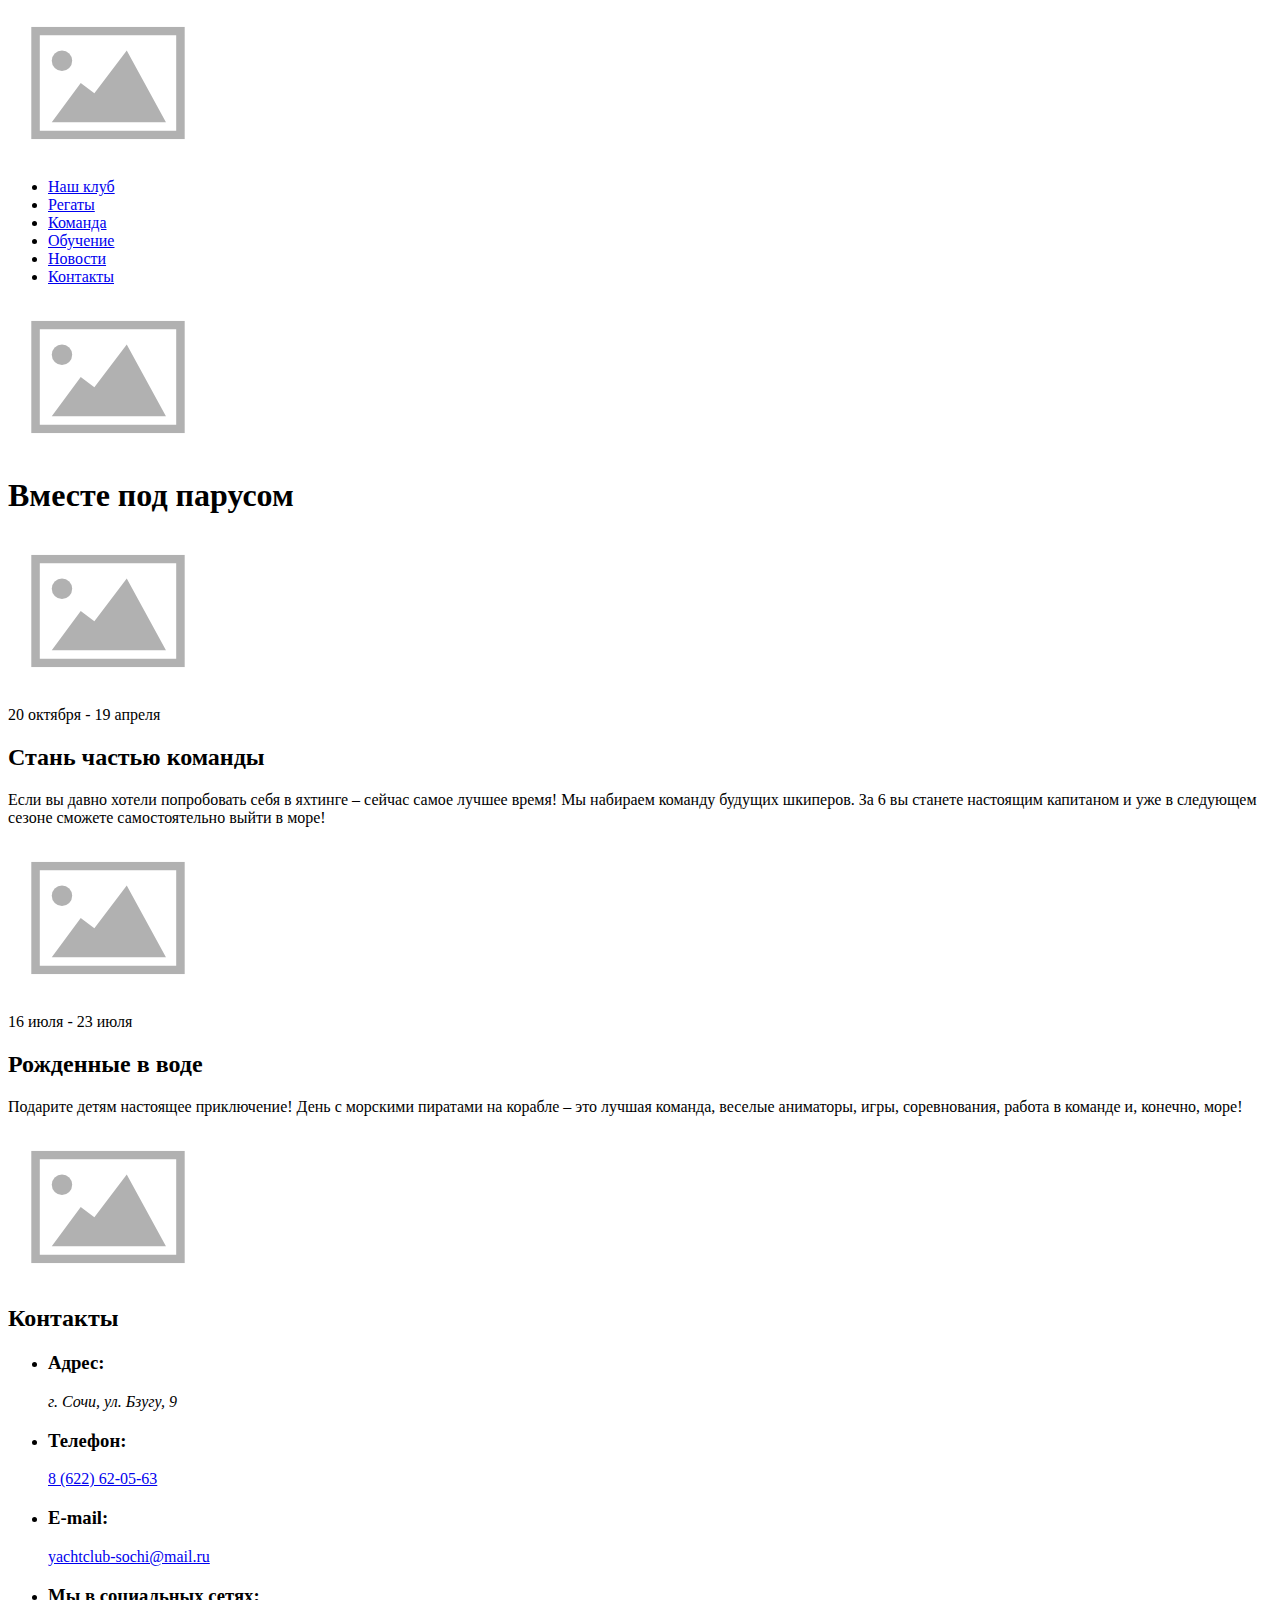
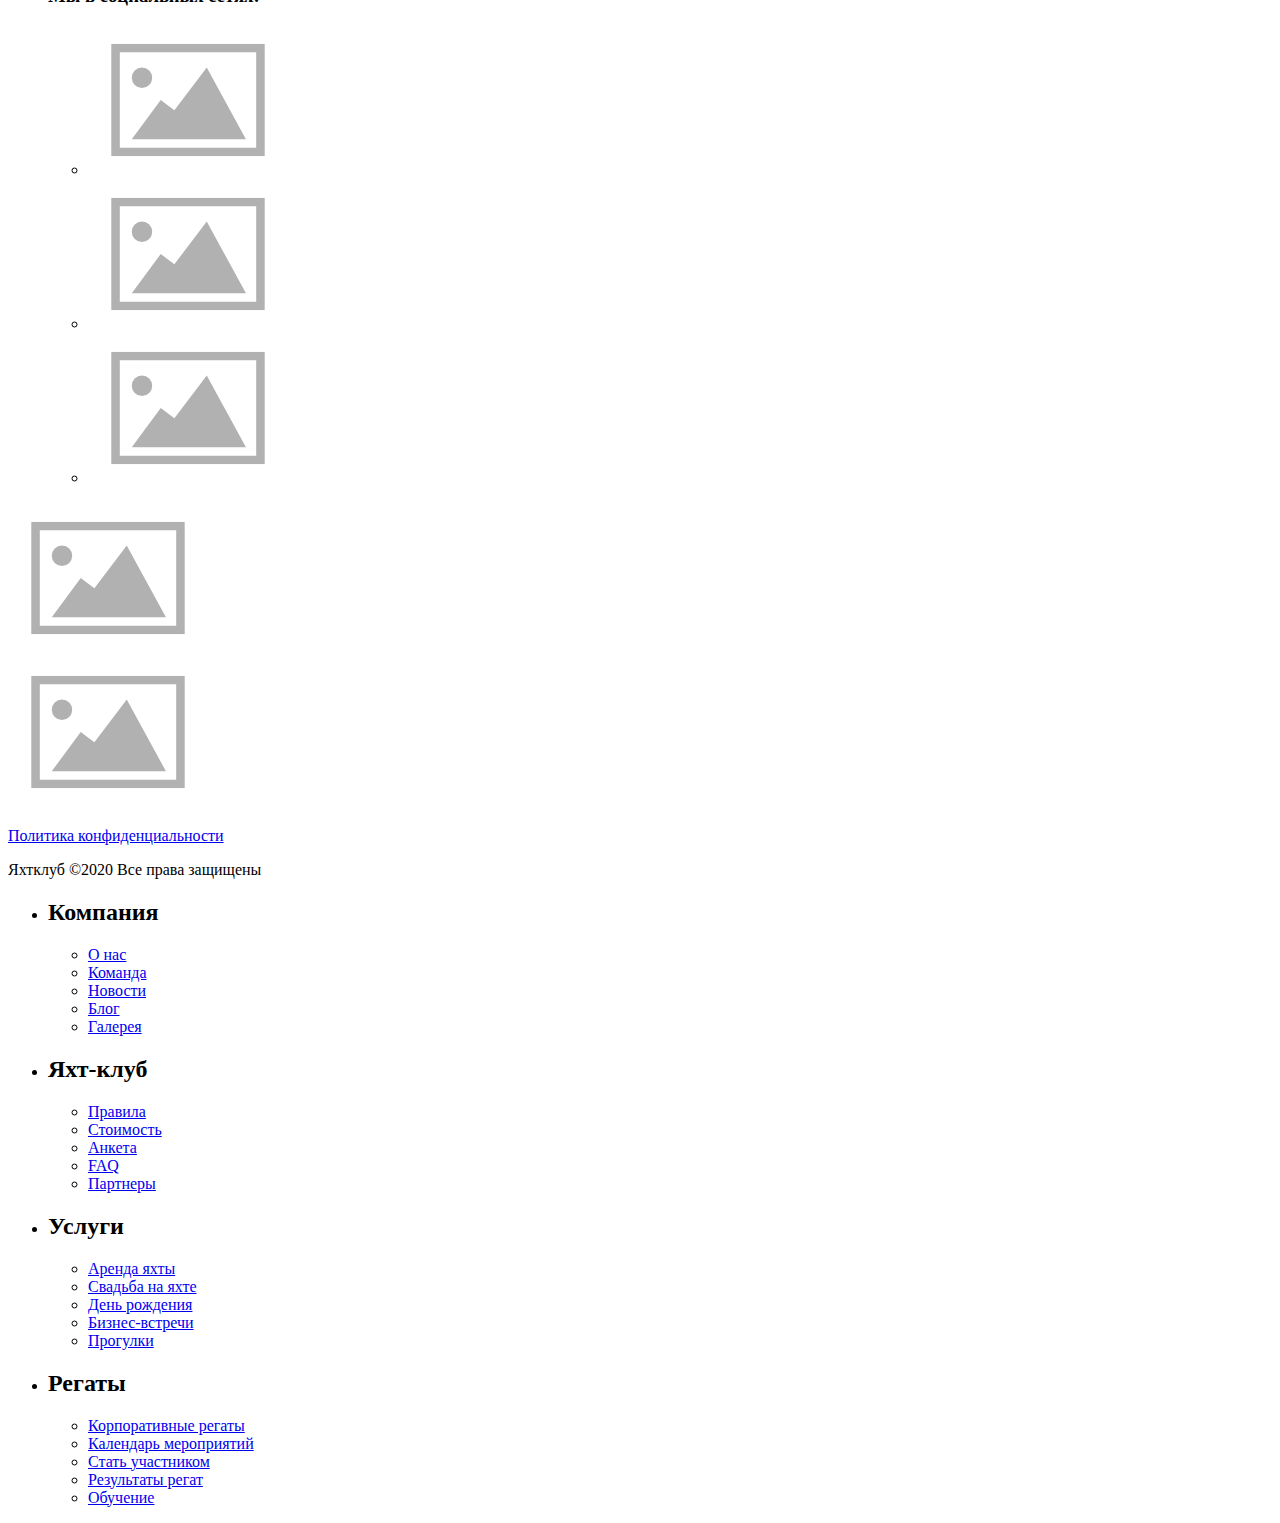
<file: 1. The beginning of the layout/index.html>
<!DOCTYPE html>
<html lang="ru">
<head>
    <meta charset="UTF-8">
    <meta name="viewport" content="width=device-width, initial-scale=1.0">
    <title>Document</title>
</head>
<body>
    <header>
        <a href="#"><img src="img/placeholder.svg"></a>
        <ul>
            <li>
                <a href="#">Наш клуб</a>
            </li>
            <li>
                <a href="#">Регаты</a>
            </li>
            <li>
                <a href="#">Команда</a>
            </li>
            <li>
                <a href="#">Обучение</a>
            </li>
            <li>
                <a href="#">Новости</a>
            </li>
            <li>
                <a href="#">Контакты</a>
            </li>
        </ul>
        <img src="img/placeholder.svg">
    </header>
    <main>
        <section class="hero">
            <h1>Вместе под парусом</h1>
            <img src="img/placeholder.svg">
        </section>

        <section class="article">
            <p>20 октября - 19 апреля</p>
            <h2>Стань частью команды</h2>
            <p>Если вы давно хотели попробовать себя в яхтинге – сейчас самое лучшее время! 
                Мы набираем команду будущих шкиперов. За 6 вы станете настоящим капитаном и 
                уже в следующем сезоне сможете самостоятельно выйти в море!</p>
            <img src="img/placeholder.svg">
        </section>

        <section class="article">
            <p>16 июля - 23 июля</p>
            <h2>Рожденные в воде</h2>
            <p>Подарите детям настоящее приключение! День с морскими пиратами на корабле – это 
                лучшая команда, веселые аниматоры, игры, соревнования, работа в 
                команде и, конечно, море!</p>
            <img src="img/placeholder.svg">
        </section>

        <section class="contacts">
            <h2 class="contacts-list">Контакты</h2>
            <ul>
                <li class="contacts-item">
                    <h3>Адрес:</h3>
                    <p><i>г. Сочи, ул. Бзугу, 9</i></p>
                </li>
                <li class="contacts-item">
                    <h3>Телефон:</h3>
                    <p><a href="tel:8 (622) 62-05-63">8 (622) 62-05-63</a></p>
                </li>
                <li class="contacts-item">
                    <h3>E-mail:</h3>
                    <p><a href="mailto:yachtclub-sochi@mail.ru">yachtclub-sochi@mail.ru</a></p>
                </li>
                <li class="contacts-item">
                    <h3>Мы в социальных сетях:</h3>
                    <ul class="contacts-item-social">
                        <li><img src="img/placeholder.svg"></li>
                        <li><img src="img/placeholder.svg"></li>
                        <li><img src="img/placeholder.svg"></li>
                    </ul>
                </li>
            </ul>
            <img src="img/placeholder.svg">
        </section>

    </main>
    <footer>
        <div>
            <img src="img/placeholder.svg">
            <p><a href="#">Политика конфиденциальности</a></p>
            <p>Яхтклуб ©2020 Все права защищены</p>
        </div>
        <ul>
            <li>
                <h2>Компания</h2>
                <ul>
                    <li><a href="#">О нас</a></li>
                    <li><a href="#">Команда</a></li>
                    <li><a href="#">Новости</a></li>
                    <li><a href="#">Блог</a></li>
                    <li><a href="#">Галерея</a></li>
                </ul>
            </li>
            <li>
                <h2>Яхт-клуб</h2>
                <ul>
                    <li><a href="#">Правила</a></li>
                    <li><a href="#">Стоимость</a></li>
                    <li><a href="#">Анкета</a></li>
                    <li><a href="#">FAQ</a></li>
                    <li><a href="#">Партнеры</a></li>
                </ul>
            </li>
            <li>
                <h2>Услуги</h2>
                <ul>
                    <li><a href="#">Аренда яхты</a></li>
                    <li><a href="#">Свадьба на яхте</a></li>
                    <li><a href="#">День рождения</a></li>
                    <li><a href="#">Бизнес-встречи</a></li>
                    <li><a href="#">Прогулки</a></li>
                </ul>
            </li>
            <li>
                <h2>Регаты</h2>
                <ul>
                    <li><a href="#">Корпоративные регаты</a></li>
                    <li><a href="#">Календарь мероприятий</a></li>
                    <li><a href="#">Стать участником</a></li>
                    <li><a href="#">Результаты регат</a></li>
                    <li><a href="#">Обучение</a></li>
                </ul>
            </li>
        </ul>
    </footer>
</body>
</html>
</file>
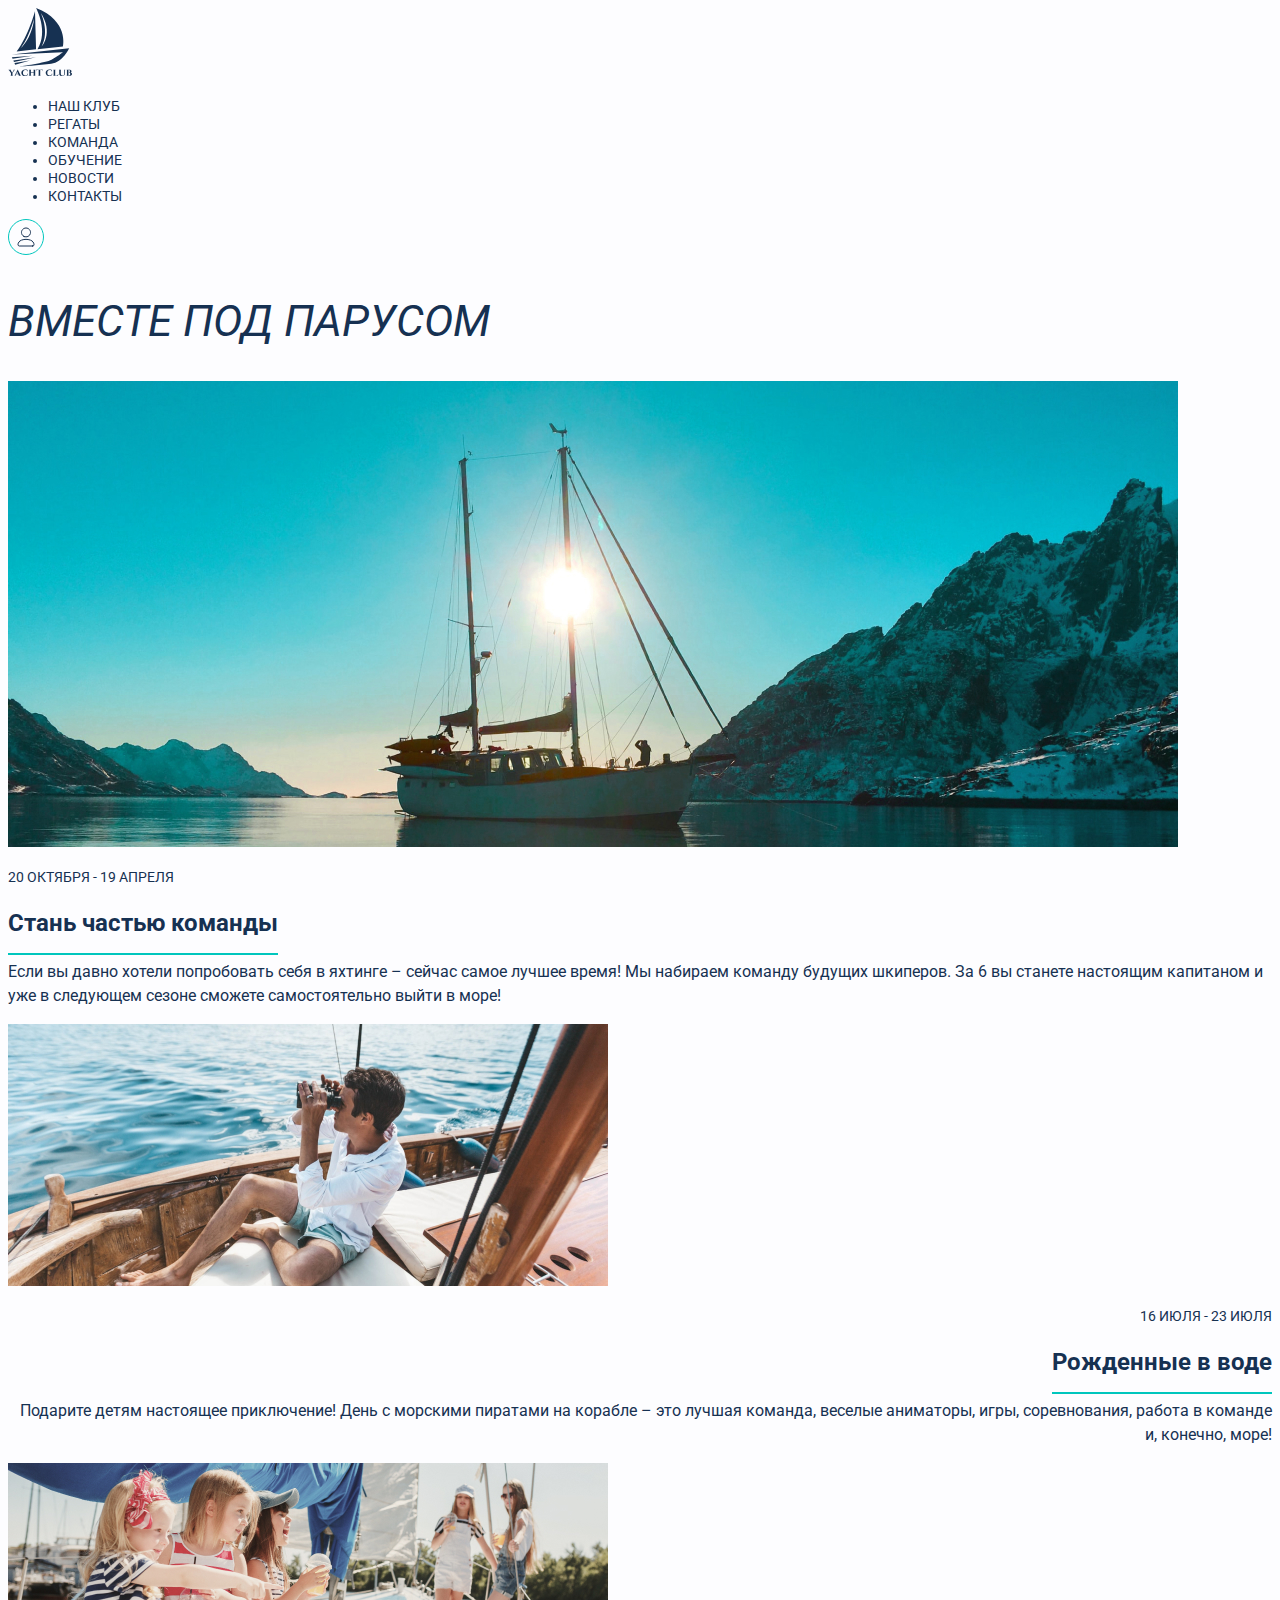
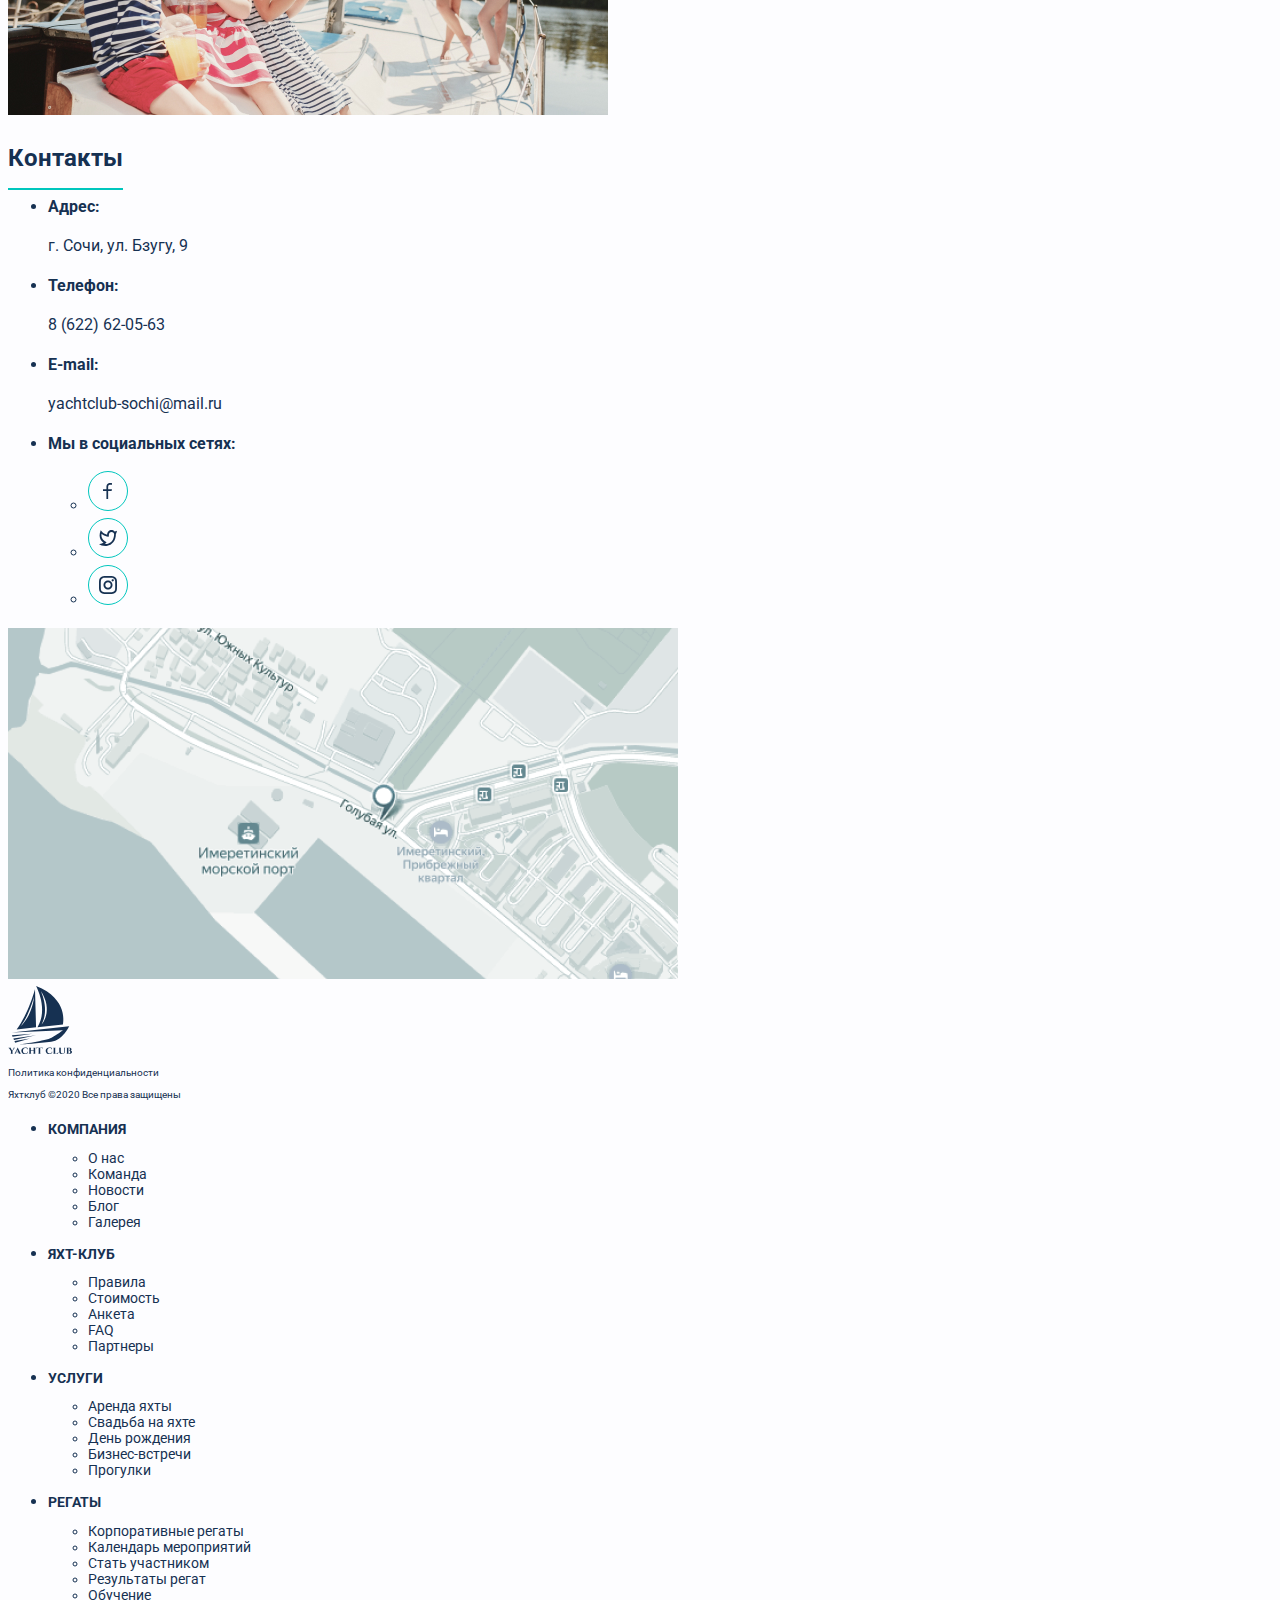
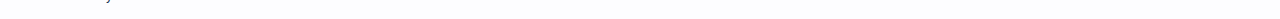
<file: 2.1. Graphics and basic styling/index.html>
<!DOCTYPE html>
<html lang="ru">
<head>
    <meta charset="UTF-8">
    <meta name="viewport" content="width=device-width, initial-scale=1.0">
    <title>Document</title>
    <link href="css/style.css" rel="stylesheet">
    <link rel="preconnect" href="https://fonts.googleapis.com">
    <link rel="preconnect" href="https://fonts.gstatic.com" crossorigin>
    <link href="https://fonts.googleapis.com/css2?family=Roboto:ital,wght@0,400;0,700;1,400&display=swap" rel="stylesheet">
</head>
<body>
    <header>
        <a href="#"><img src="img/logotype.svg"></a>
        <ul class="navigation-list">
            <li>
                <a href="#">Наш клуб</a>
            </li>
            <li>
                <a href="#">Регаты</a>
            </li>
            <li>
                <a href="#">Команда</a>
            </li>
            <li>
                <a href="#">Обучение</a>
            </li>
            <li>
                <a href="#">Новости</a>
            </li>
            <li>
                <a href="#">Контакты</a>
            </li>
        </ul>
        <img src="img/account.svg">
    </header>
    <main>
        <section class="hero">
            <h1>ВМЕСТЕ ПОД ПАРУСОМ</h1>
            <img src="img/main photo 1.jpg">
        </section>

        <section class="article-1">
            <p class="date">20 октября - 19 апреля</p>
            <h2>Стань частью команды</h2>
            <p>Если вы давно хотели попробовать себя в яхтинге – сейчас самое лучшее время! 
                Мы набираем команду будущих шкиперов. За 6 вы станете настоящим капитаном и 
                уже в следующем сезоне сможете самостоятельно выйти в море!</p>
            <img src="img/photo 2.jpg">
        </section>

        <section class="article-2">
            <p class="date">16 июля - 23 июля</p>
            <h2>Рожденные в воде</h2>
            <p class="information">Подарите детям настоящее приключение! День с морскими пиратами на корабле – это 
                лучшая команда, веселые аниматоры, игры, соревнования, работа в 
                команде и, конечно, море!</p>
            <img src="img/photo 3.jpg">
        </section>

        <section class="contacts">
            <h2 class="contacts-list">Контакты</h2>
            <ul>
                <li class="contacts-item">
                    <h3>Адрес:</h3>
                    <p>г. Сочи, ул. Бзугу, 9</p>
                </li>
                <li class="contacts-item">
                    <h3>Телефон:</h3>
                    <p><a href="tel:8 (622) 62-05-63">8 (622) 62-05-63</a></p>
                </li>
                <li class="contacts-item">
                    <h3>E-mail:</h3>
                    <p><a href="mailto:yachtclub-sochi@mail.ru">yachtclub-sochi@mail.ru</a></p>
                </li>
                <li class="contacts-item">
                    <h3>Мы в социальных сетях:</h3>
                    <ul class="contacts-item-social">
                        <li><img src="img/facebook.svg"></li>
                        <li><img src="img/twitter.svg"></li>
                        <li><img src="img/instagram.svg"></li>
                    </ul>
                </li>
            </ul>
            <img src="img/map.png">
        </section>

    </main>
    <footer>
        <div class = "logo">
            <img src="img/logotype.svg">
            <p><a href="#">Политика конфиденциальности</a></p>
            <p>Яхтклуб ©2020 Все права защищены</p>
        </div>
        <ul>
            <li>
                <h2>Компания</h2>
                <ul>
                    <li class="footer-information"><a href="#">О нас</a></li>
                    <li class="footer-information"><a href="#">Команда</a></li>
                    <li class="footer-information"><a href="#">Новости</a></li>
                    <li class="footer-information"><a href="#">Блог</a></li>
                    <li class="footer-information"><a href="#">Галерея</a></li>
                </ul>
            </li>
            <li>
                <h2>Яхт-клуб</h2>
                <ul>
                    <li class="footer-information"><a href="#">Правила</a></li>
                    <li class="footer-information"><a href="#">Стоимость</a></li>
                    <li class="footer-information"><a href="#">Анкета</a></li>
                    <li class="footer-information"><a href="#">FAQ</a></li>
                    <li class="footer-information"><a href="#">Партнеры</a></li>
                </ul>
            </li>
            <li>
                <h2>Услуги</h2>
                <ul>
                    <li class="footer-information"><a href="#">Аренда яхты</a></li>
                    <li class="footer-information"><a href="#">Свадьба на яхте</a></li>
                    <li class="footer-information"><a href="#">День рождения</a></li>
                    <li class="footer-information"><a href="#">Бизнес-встречи</a></li>
                    <li class="footer-information"><a href="#">Прогулки</a></li>
                </ul>
            </li>
            <li>
                <h2>Регаты</h2>
                <ul>
                    <li class="footer-information"><a href="#">Корпоративные регаты</a></li>
                    <li class="footer-information"><a href="#">Календарь мероприятий</a></li>
                    <li class="footer-information"><a href="#">Стать участником</a></li>
                    <li class="footer-information"><a href="#">Результаты регат</a></li>
                    <li class="footer-information"><a href="#">Обучение</a></li>
                </ul>
            </li>
        </ul>
    </footer>
</body>
</html>
</file>
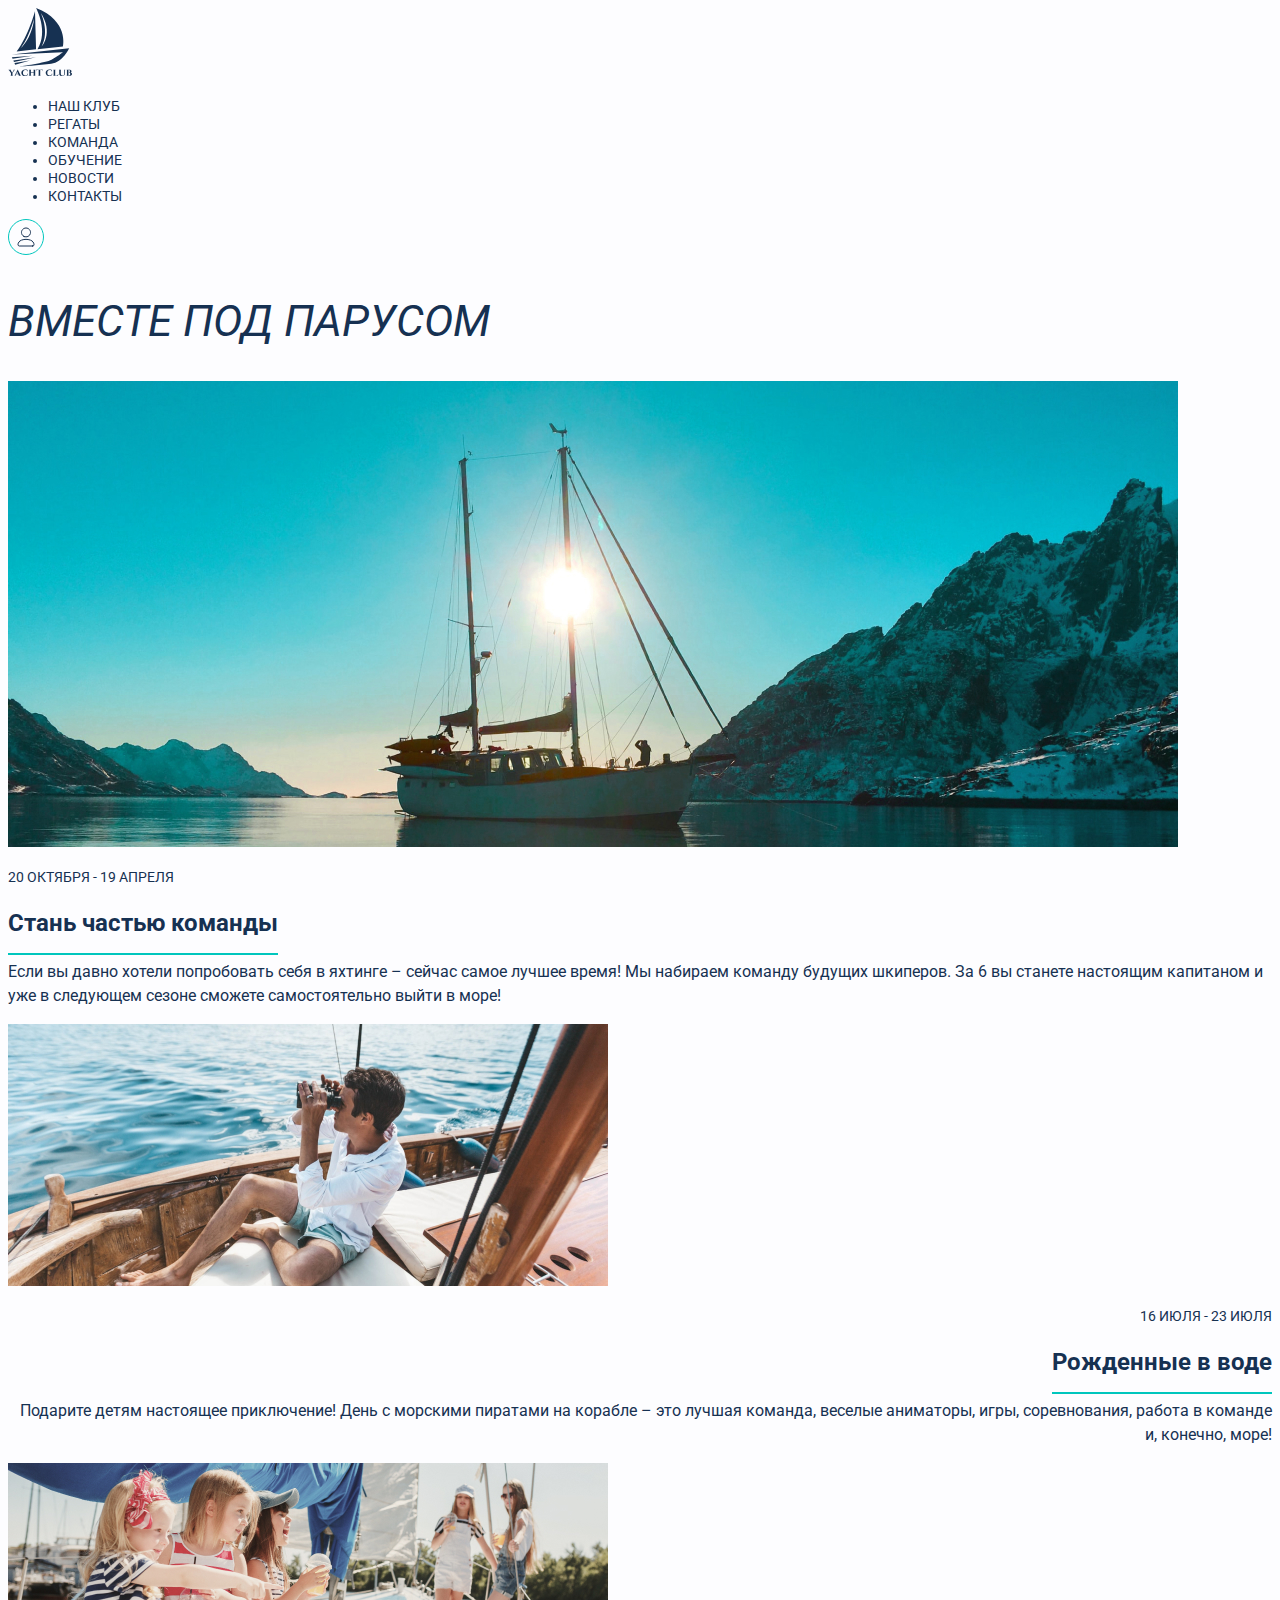
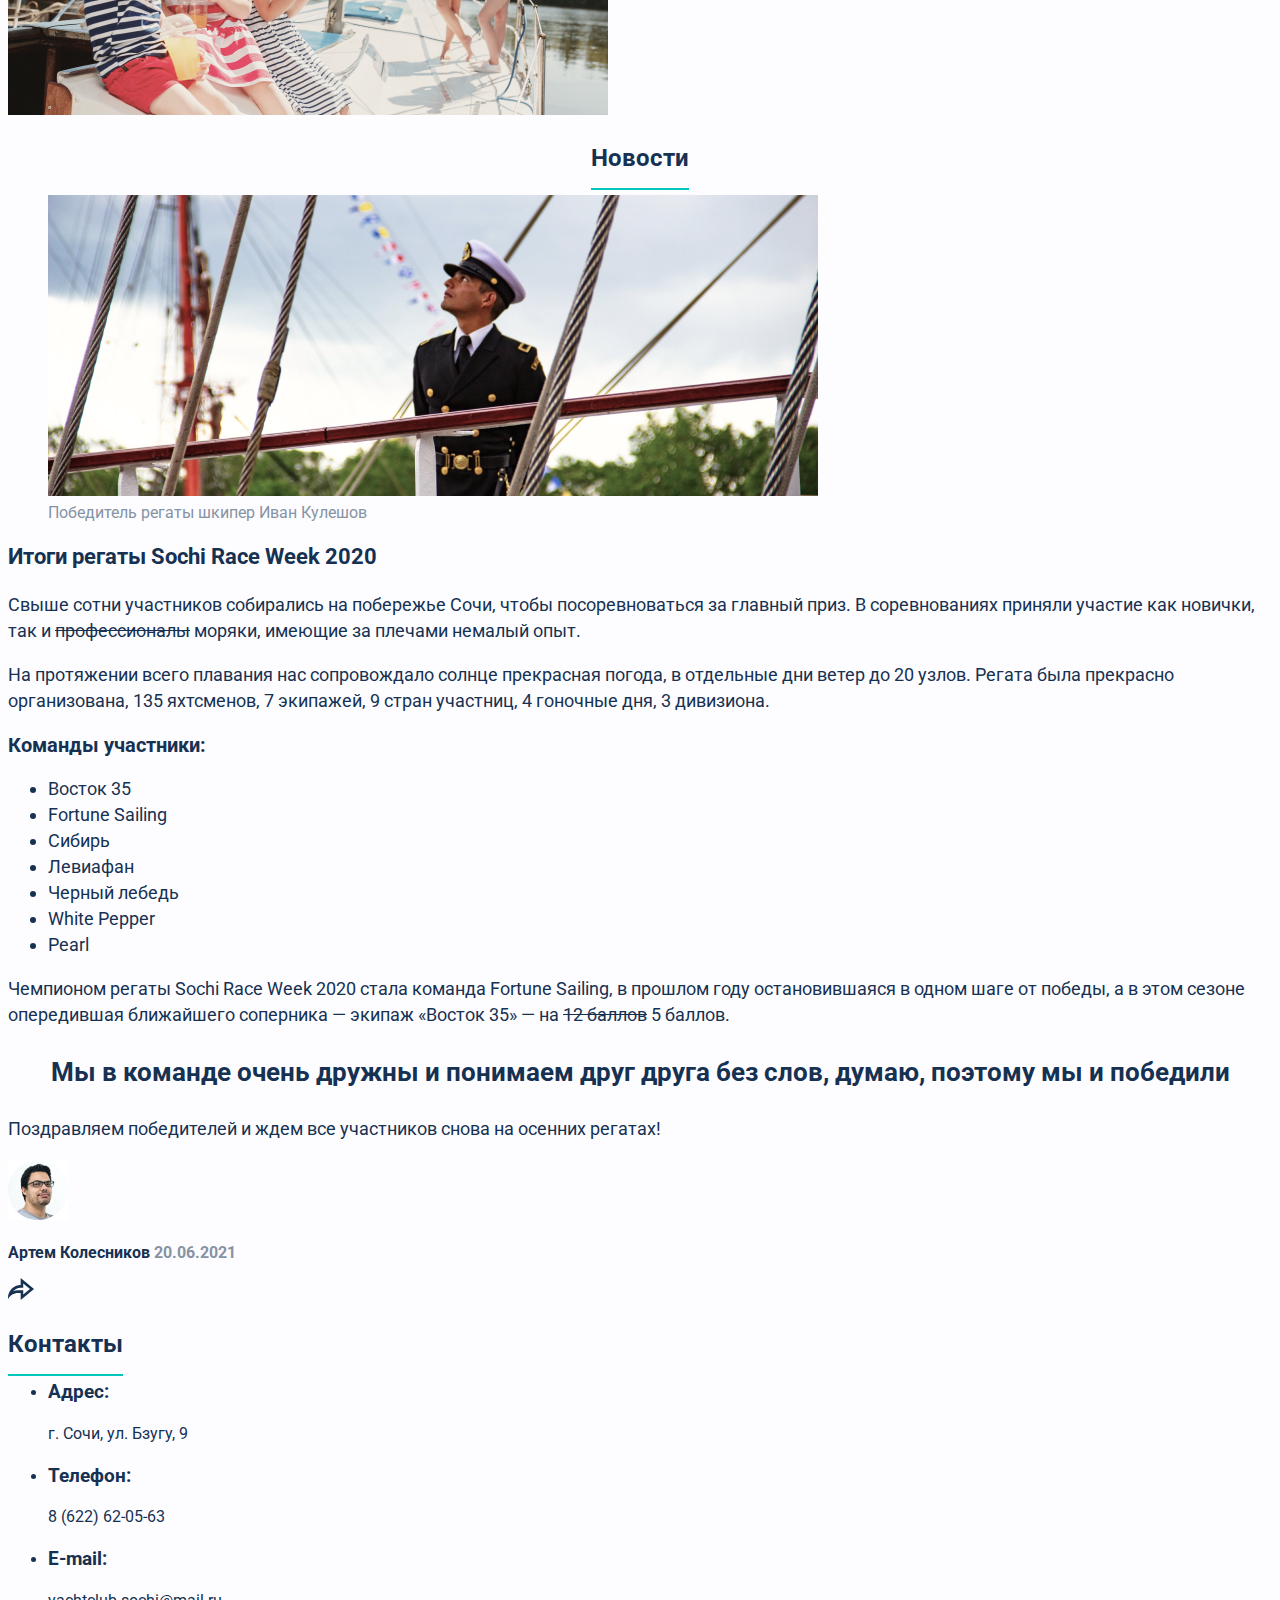
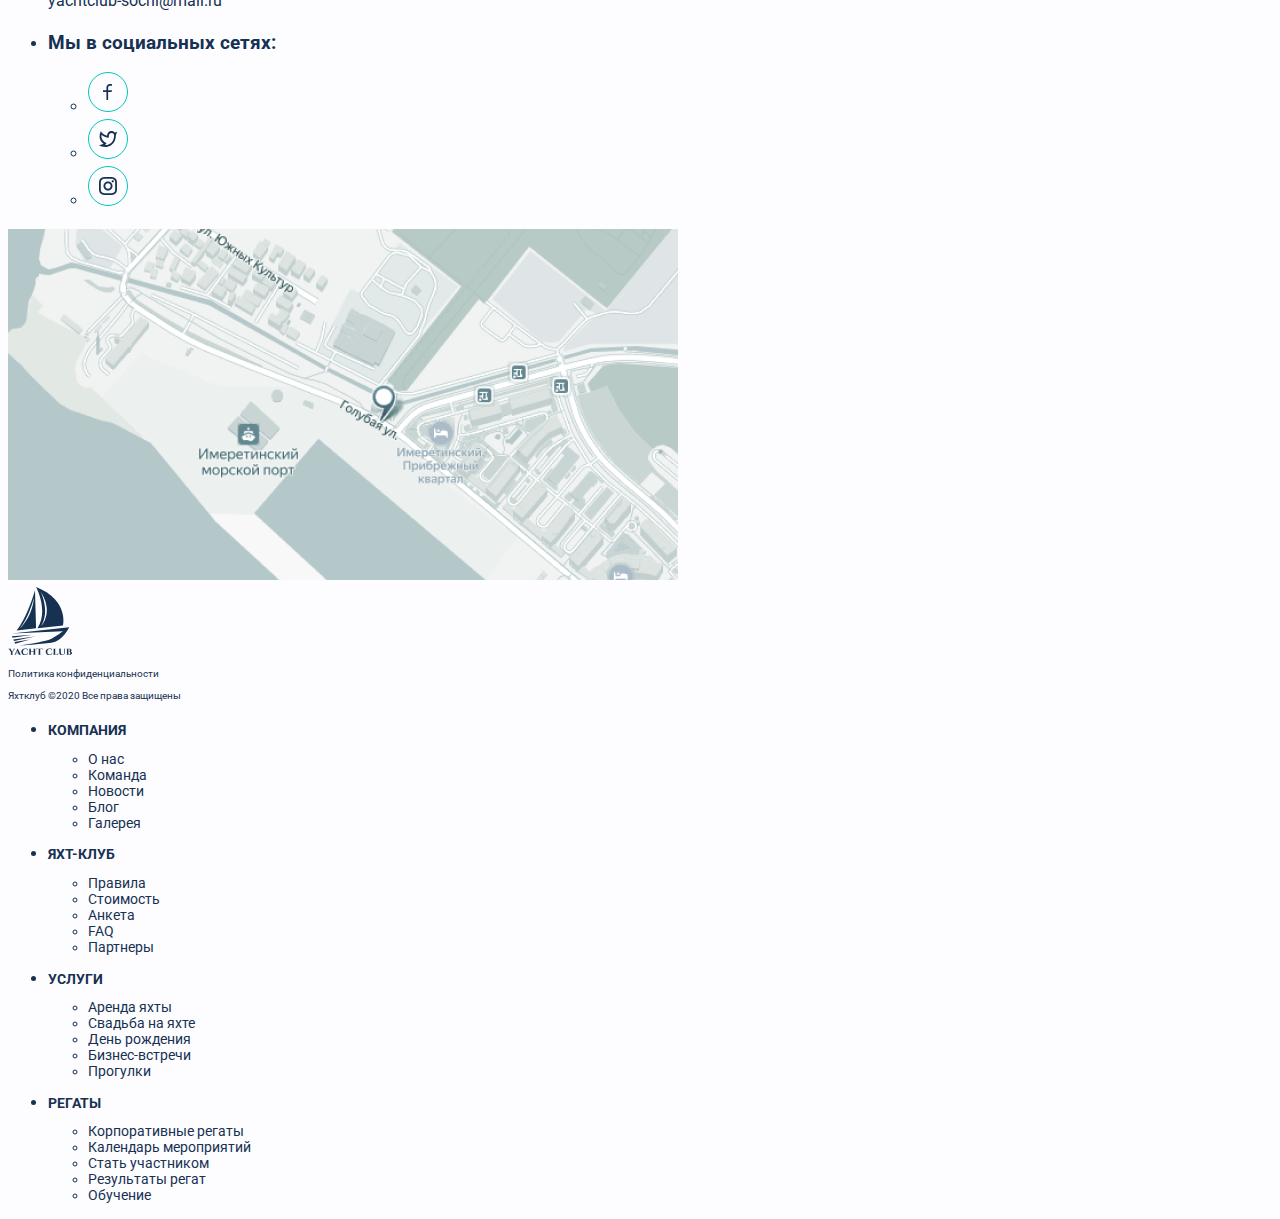
<file: 2.2. Graphics and basic styling/index.html>
<!DOCTYPE html>
<html lang="ru">
<head>
    <meta charset="UTF-8">
    <meta name="viewport" content="width=device-width, initial-scale=1.0">
    <title>Document</title>
    <link href="css/style.css" rel="stylesheet">
    <link rel="preconnect" href="https://fonts.googleapis.com">
    <link rel="preconnect" href="https://fonts.gstatic.com" crossorigin>
    <link href="https://fonts.googleapis.com/css2?family=Roboto:ital,wght@0,400;0,700;1,400&display=swap" rel="stylesheet">
</head>
<body>
    <header>
        <a href="#"><img src="img/logotype.svg"></a>
        <ul class="navigation-list">
            <li>
                <a href="#">Наш клуб</a>
            </li>
            <li>
                <a href="#">Регаты</a>
            </li>
            <li>
                <a href="#">Команда</a>
            </li>
            <li>
                <a href="#">Обучение</a>
            </li>
            <li>
                <a href="#">Новости</a>
            </li>
            <li>
                <a href="#">Контакты</a>
            </li>
        </ul>
        <img src="img/account.svg">
    </header>
    <main>
        <section class="hero">
            <h1>ВМЕСТЕ ПОД ПАРУСОМ</h1>
            <img src="img/main photo 1.jpg">
        </section>

        <section class="article-1">
            <p class="date">20 октября - 19 апреля</p>
            <h2>Стань частью команды</h2>
            <p>Если вы давно хотели попробовать себя в яхтинге – сейчас самое лучшее время! 
                Мы набираем команду будущих шкиперов. За 6 вы станете настоящим капитаном и 
                уже в следующем сезоне сможете самостоятельно выйти в море!</p>
            <img src="img/photo 2.jpg">
        </section>

        <section class="article-2">
            <p class="date">16 июля - 23 июля</p>
            <h2>Рожденные в воде</h2>
            <p class="information">Подарите детям настоящее приключение! День с морскими пиратами на корабле – это 
                лучшая команда, веселые аниматоры, игры, соревнования, работа в 
                команде и, конечно, море!</p>
            <img src="img/photo 3.jpg">
        </section>

        <section class="news">
            <h2 class="news-heading">Новости</h2>
            <figure>
                <img src="img/photo 4.jpg" width="770" height="301"><br>
                <figcaption class="news-picture-caption">Победитель регаты шкипер Иван Кулешов</figcaption>
            </figure>
            <h3>Итоги регаты Sochi Race Week 2020</h3>
            <p class="news-text">
                Свыше сотни участников собирались на побережье Сочи, чтобы посоревноваться за главный приз.
                В соревнованиях приняли участие как новички, так и <span>профессионалы</span> моряки, имеющие за
                плечами немалый опыт.
            </p>
            <p class="news-text">
                На протяжении всего плавания нас сопровождало солнце прекрасная погода, в отдельные дни ветер
                до 20 узлов. Регата была прекрасно организована, 135 яхтсменов, 7 экипажей, 9 стран участниц, 4
                гоночные дня, 3 дивизиона.
            </p>
            <div>
                <h2 class="news-teams-heading"> Команды участники:</h2>
                <ul class="news-teams">
                    <li>Восток 35</li>
                    <li>Fortune Sailing</li>
                    <li>Сибирь</li>
                    <li>Левиафан</li>
                    <li>Черный лебедь</li>
                    <li>White Pepper</li>
                    <li>Pearl</li>
                </ul>
            </div>
            <p class="news-text">
                Чемпионом регаты Sochi Race Week 2020 стала команда Fortune Sailing, в прошлом году остановившаяся 
                в одном шаге от победы, а в этом сезоне опередившая ближайшего соперника — экипаж «Восток 35» — 
                на <span>12 баллов</span> 5 баллов.
            </p>
            <p class="news-quote">
                Мы в команде очень дружны и понимаем друг друга без слов, думаю, поэтому мы и победили
            </p>
            <p class="news-text">
                Поздравляем победителей и ждем все участников снова на осенних регатах!
            </p>
            <img src="img/author.jpg">
            <p class="news-author"> Артем Колесников <span class="news-picture-caption"> 20.06.2021 </span> </p>
            <img src="img/share icon.svg" width="26" height="22">
        </section>

        <section class="contacts">
            <h2 class="contacts-list">Контакты</h2>
            <ul>
                <li class="contacts-item">
                    <h3>Адрес:</h3>
                    <p>г. Сочи, ул. Бзугу, 9</p>
                </li>
                <li class="contacts-item">
                    <h3>Телефон:</h3>
                    <p><a href="tel:8 (622) 62-05-63">8 (622) 62-05-63</a></p>
                </li>
                <li class="contacts-item">
                    <h3>E-mail:</h3>
                    <p><a href="mailto:yachtclub-sochi@mail.ru">yachtclub-sochi@mail.ru</a></p>
                </li>
                <li class="contacts-item">
                    <h3>Мы в социальных сетях:</h3>
                    <ul class="contacts-item-social">
                        <li><img src="img/facebook.svg"></li>
                        <li><img src="img/twitter.svg"></li>
                        <li><img src="img/instagram.svg"></li>
                    </ul>
                </li>
            </ul>
            <img src="img/map.png">
        </section>

    </main>
    <footer>
        <div class = "logo">
            <img src="img/logotype.svg">
            <p><a href="#">Политика конфиденциальности</a></p>
            <p>Яхтклуб ©2020 Все права защищены</p>
        </div>
        <ul>
            <li>
                <h2>Компания</h2>
                <ul>
                    <li class="footer-information"><a href="#">О нас</a></li>
                    <li class="footer-information"><a href="#">Команда</a></li>
                    <li class="footer-information"><a href="#">Новости</a></li>
                    <li class="footer-information"><a href="#">Блог</a></li>
                    <li class="footer-information"><a href="#">Галерея</a></li>
                </ul>
            </li>
            <li>
                <h2>Яхт-клуб</h2>
                <ul>
                    <li class="footer-information"><a href="#">Правила</a></li>
                    <li class="footer-information"><a href="#">Стоимость</a></li>
                    <li class="footer-information"><a href="#">Анкета</a></li>
                    <li class="footer-information"><a href="#">FAQ</a></li>
                    <li class="footer-information"><a href="#">Партнеры</a></li>
                </ul>
            </li>
            <li>
                <h2>Услуги</h2>
                <ul>
                    <li class="footer-information"><a href="#">Аренда яхты</a></li>
                    <li class="footer-information"><a href="#">Свадьба на яхте</a></li>
                    <li class="footer-information"><a href="#">День рождения</a></li>
                    <li class="footer-information"><a href="#">Бизнес-встречи</a></li>
                    <li class="footer-information"><a href="#">Прогулки</a></li>
                </ul>
            </li>
            <li>
                <h2>Регаты</h2>
                <ul>
                    <li class="footer-information"><a href="#">Корпоративные регаты</a></li>
                    <li class="footer-information"><a href="#">Календарь мероприятий</a></li>
                    <li class="footer-information"><a href="#">Стать участником</a></li>
                    <li class="footer-information"><a href="#">Результаты регат</a></li>
                    <li class="footer-information"><a href="#">Обучение</a></li>
                </ul>
            </li>
        </ul>
    </footer>
</body>
</html>
</file>
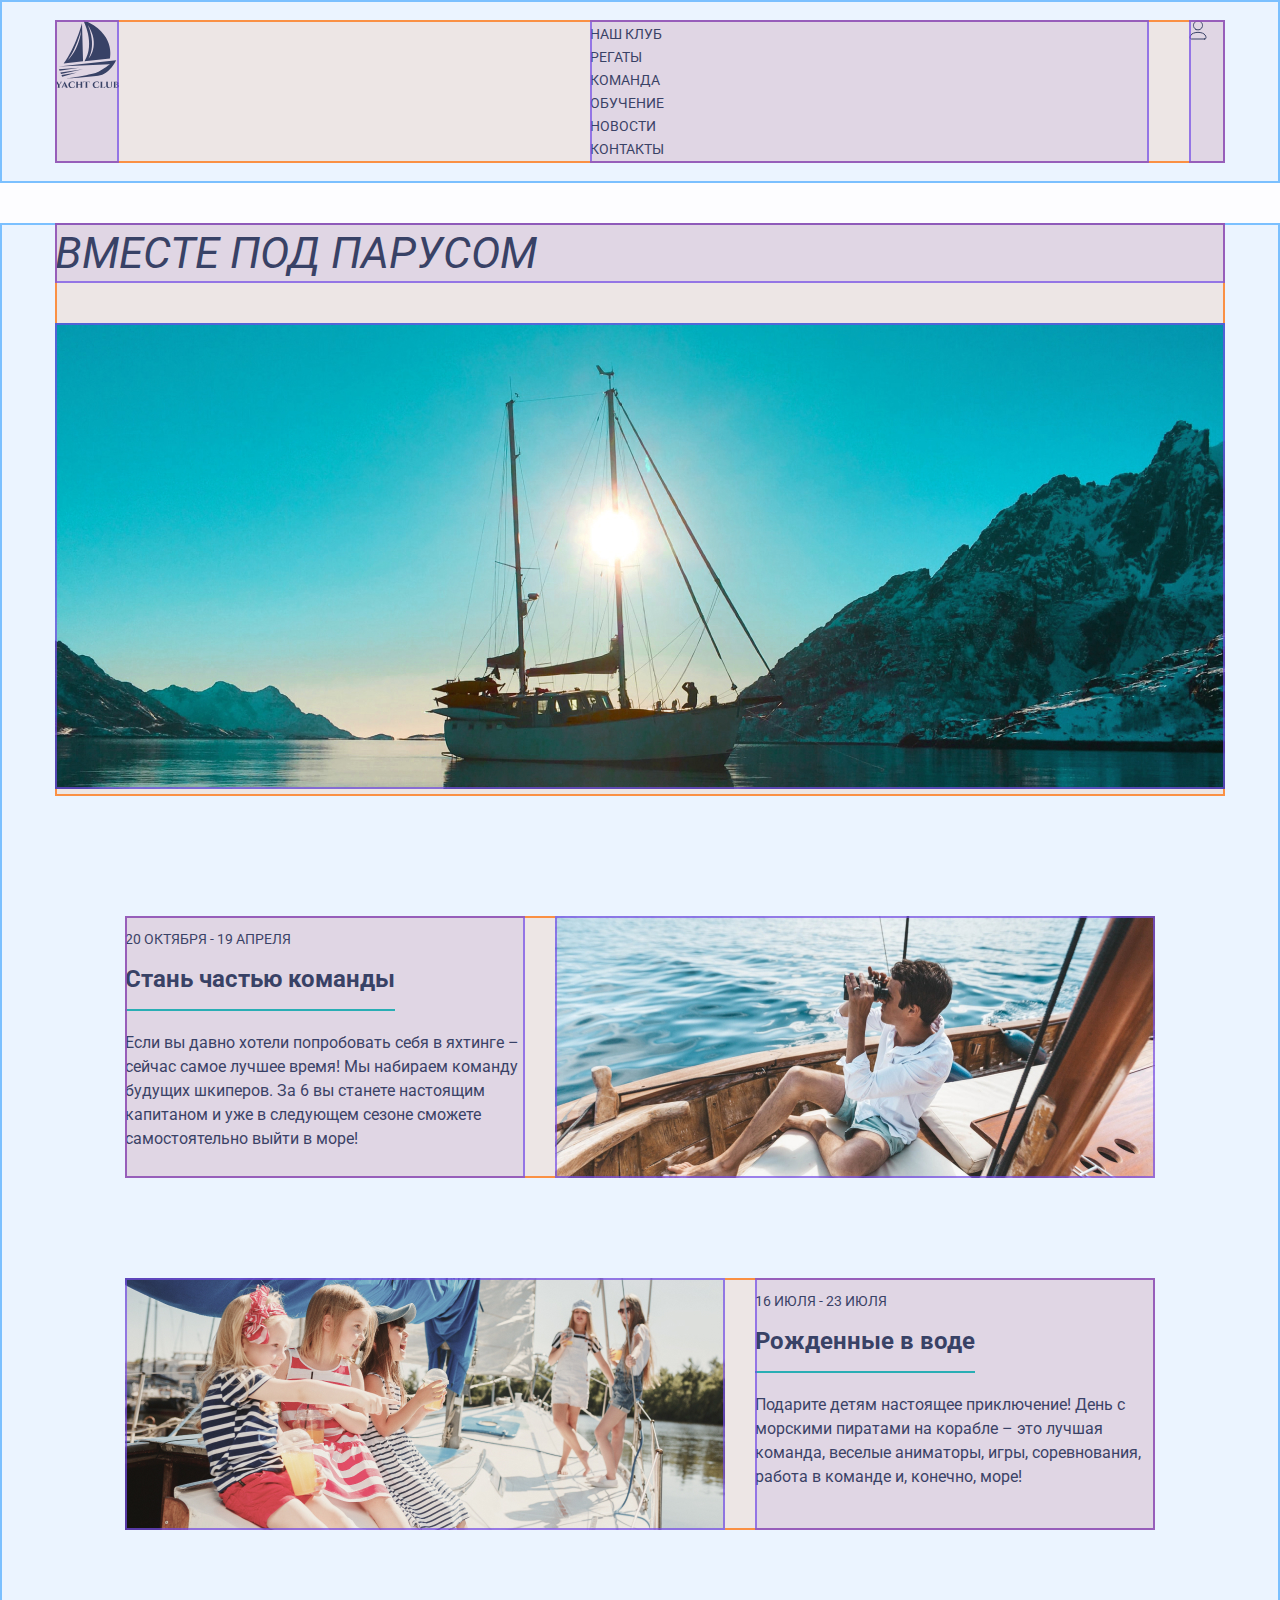
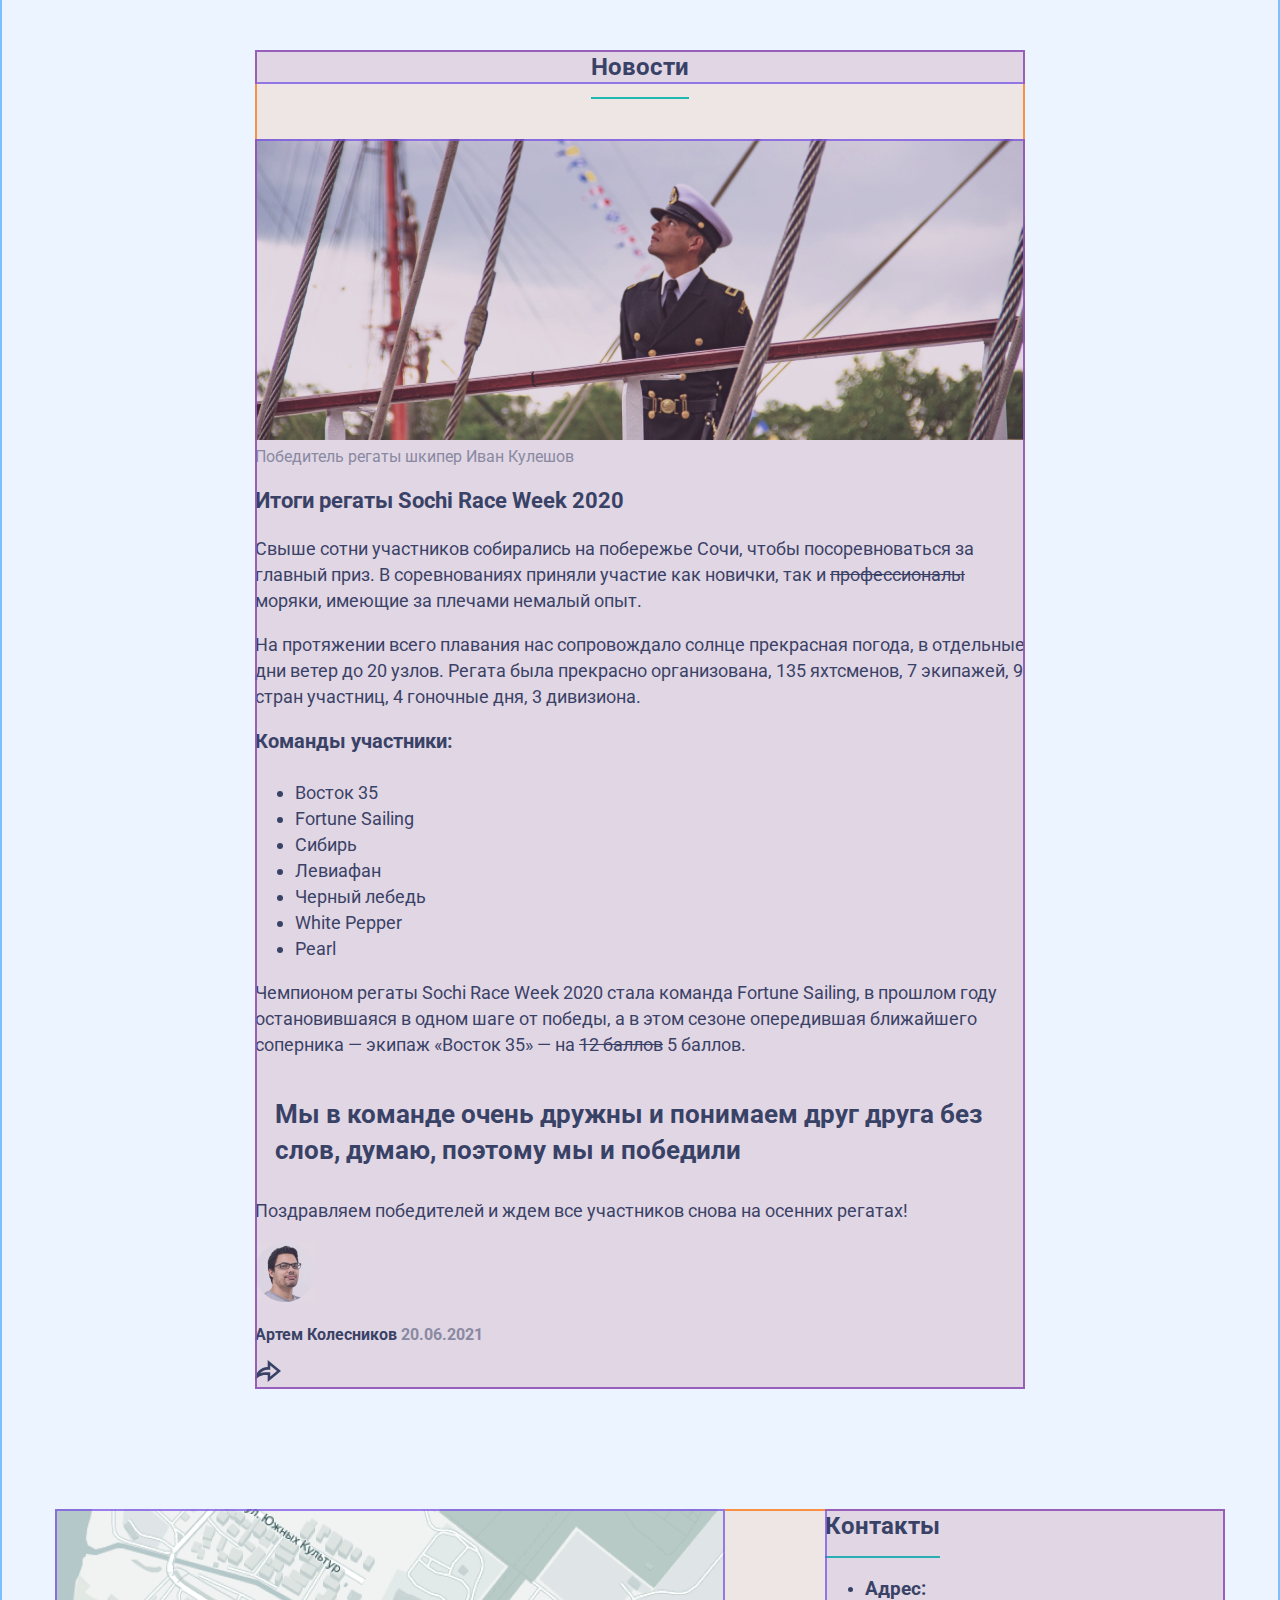
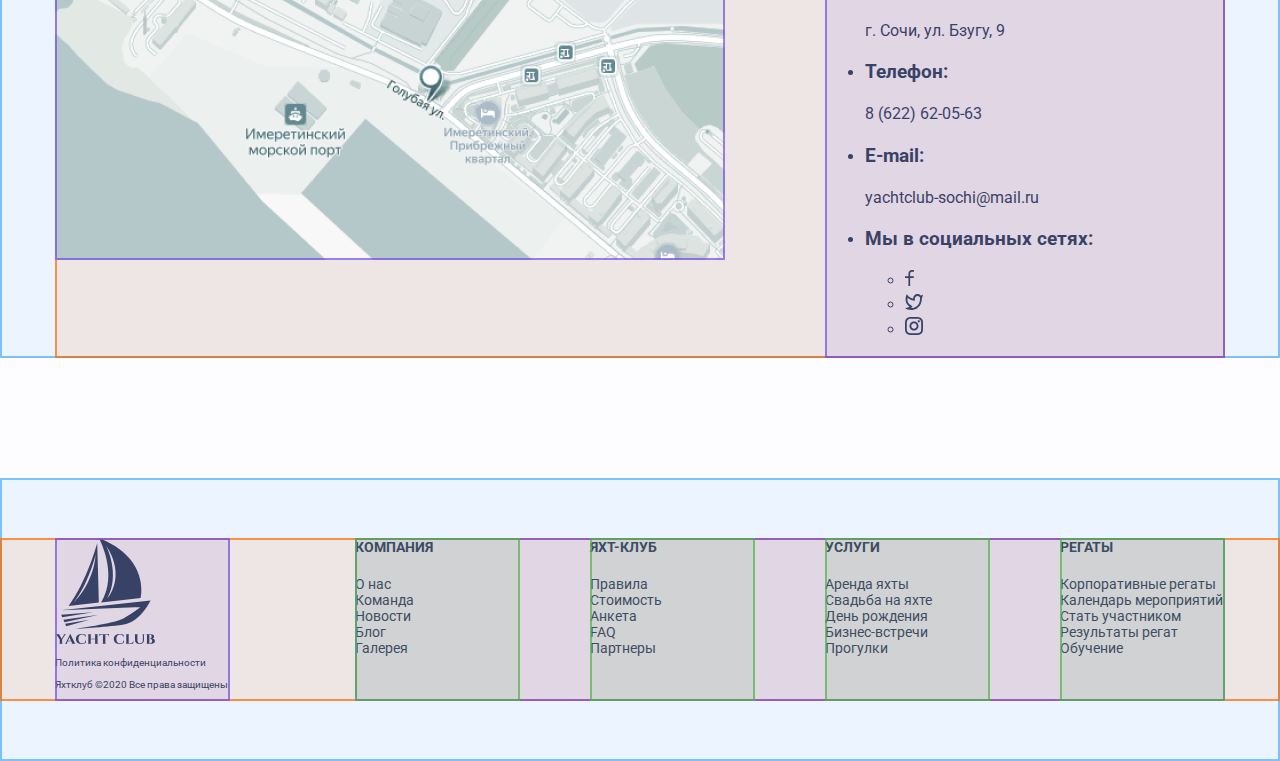
<file: 3.1. Grids/index.html>
<!DOCTYPE html>
<html lang="ru">
<head>
    <meta charset="UTF-8">
    <meta name="viewport" content="width=device-width, initial-scale=1.0">
    <title>Document</title>
    <link href="css/style.css" rel="stylesheet">
    <link href="css/outline.css" rel="stylesheet">
    <link href="css/outline-settings.css" rel="stylesheet">
    <link rel="preconnect" href="https://fonts.googleapis.com">
    <link rel="preconnect" href="https://fonts.gstatic.com" crossorigin>
    <link href="https://fonts.googleapis.com/css2?family=Roboto:ital,wght@0,400;0,700;1,400&display=swap" rel="stylesheet">
</head>
<body>
    <header>
        <div class="header">
            <a href="#" class="header-logotype"><img src="img/logotype.svg"></a>
            <ul class="header-navigation">
                <li><a href="#">Наш клуб</a></li>
                <li><a href="#">Регаты</a></li>
                <li><a href="#">Команда</a></li>
                <li><a href="#">Обучение</a></li>
                <li><a href="#">Новости</a></li>
                <li><a href="#">Контакты</a></li>
            </ul>
            <div class="header-account">
                <img src="img/account.svg">
            </div>
        </div>
    </header>
    <main>
        <section class="hero">
            <h1>ВМЕСТЕ ПОД ПАРУСОМ</h1>
            <img src="img/main photo 1.jpg">
        </section>

        <section class="article-1">
            <div class="article-1-information">
                <p class="date">20 октября - 19 апреля</p>
                <h2>Стань частью команды</h2>
                <p class="article-1-information-text">Если вы давно хотели попробовать себя 
                    в яхтинге – сейчас самое лучшее время! 
                    Мы набираем команду будущих шкиперов. За 6 вы станете настоящим капитаном и 
                    уже в следующем сезоне сможете самостоятельно выйти в море!</p>
            </div>
            <img src="img/photo 2.jpg" width="600" height="262">
        </section>

        <section class="article-2">
            <div class="article-2-information">
                <p class="date">16 июля - 23 июля</p>
                <h2>Рожденные в воде</h2>
                <p class="article-2-information-text">Подарите детям настоящее приключение! 
                    День с морскими пиратами на корабле – это 
                    лучшая команда, веселые аниматоры, игры, соревнования, работа в 
                    команде и, конечно, море!</p>
            </div>
            <img src="img/photo 3.jpg" width="600" height="252">
        </section>

        <section class="news">
            <h2 class="news-heading">Новости</h2>
            <div class="news-information">
                <figure>
                    <img src="img/photo 4.jpg" width="770" height="301"><br>
                    <figcaption class="news-picture-caption">Победитель регаты шкипер Иван Кулешов</figcaption>
                </figure>
                <h3>Итоги регаты Sochi Race Week 2020</h3>
                <p class="news-text">
                    Свыше сотни участников собирались на побережье Сочи, чтобы посоревноваться за главный приз.
                    В соревнованиях приняли участие как новички, так и <span>профессионалы</span> моряки, имеющие за
                    плечами немалый опыт.
                </p>
                <p class="news-text">
                    На протяжении всего плавания нас сопровождало солнце прекрасная погода, в отдельные дни ветер
                    до 20 узлов. Регата была прекрасно организована, 135 яхтсменов, 7 экипажей, 9 стран участниц, 4
                    гоночные дня, 3 дивизиона.
                </p>
                <div>
                    <h2 class="news-teams-heading"> Команды участники:</h2>
                    <ul class="news-teams">
                        <li>Восток 35</li>
                        <li>Fortune Sailing</li>
                        <li>Сибирь</li>
                        <li>Левиафан</li>
                        <li>Черный лебедь</li>
                        <li>White Pepper</li>
                        <li>Pearl</li>
                    </ul>
                </div>
                <p class="news-text">
                    Чемпионом регаты Sochi Race Week 2020 стала команда Fortune Sailing, в прошлом году остановившаяся 
                    в одном шаге от победы, а в этом сезоне опередившая ближайшего соперника — экипаж «Восток 35» — 
                    на <span>12 баллов</span> 5 баллов.
                </p>
                <p class="news-quote">
                    Мы в команде очень дружны и понимаем друг друга без слов, думаю, поэтому мы и победили
                </p>
                <p class="news-text">
                    Поздравляем победителей и ждем все участников снова на осенних регатах!
                </p>
                <img src="img/author.jpg">
                <p class="news-author"> Артем Колесников <span class="news-picture-caption"> 20.06.2021 </span> </p>
                <img src="img/share icon.svg" width="26" height="22">
            </div>
        </section>

        <section class="contacts">
            <div class="contacts-information">
                <h2 class="contacts-list">Контакты</h2>
                <ul>
                    <li class="contacts-item">
                        <h3>Адрес:</h3>
                        <p>г. Сочи, ул. Бзугу, 9</p>
                    </li>
                    <li class="contacts-item">
                        <h3>Телефон:</h3>
                        <p><a href="tel:8 (622) 62-05-63">8 (622) 62-05-63</a></p>
                    </li>
                    <li class="contacts-item">
                        <h3>E-mail:</h3>
                        <p><a href="mailto:yachtclub-sochi@mail.ru">yachtclub-sochi@mail.ru</a></p>
                    </li>
                    <li class="contacts-item">
                        <h3>Мы в социальных сетях:</h3>
                        <ul class="contacts-item-social">
                            <li><img src="img/facebook.svg"></li>
                            <li><img src="img/twitter.svg"></li>
                            <li><img src="img/instagram.svg"></li>
                        </ul>
                    </li>
                </ul>
            </div>
            <img src="img/map.png" width="670" height="351" class="contacts-photo">
        </section>

    </main>
    <footer>
        <div class="footer">
            <div class = "footer-logo">
                <img src="img/logotype.svg" width="100" height="106">
                <p><a href="#">Политика конфиденциальности</a></p>
                <p>Яхтклуб ©2020 Все права защищены</p>
            </div>
            <ul class="footer-navigation-topics">
                <li class="footer-navigation-topics-li">
                    <h2>Компания</h2>
                    <ul class="footer-information">
                        <li><a href="#">О нас</a></li>
                        <li><a href="#">Команда</a></li>
                        <li><a href="#">Новости</a></li>
                        <li><a href="#">Блог</a></li>
                        <li><a href="#">Галерея</a></li>
                    </ul>
                </li>
                <li class="footer-navigation-topics-li">
                    <h2>Яхт-клуб</h2>
                    <ul class="footer-information">
                        <li><a href="#">Правила</a></li>
                        <li><a href="#">Стоимость</a></li>
                        <li><a href="#">Анкета</a></li>
                        <li><a href="#">FAQ</a></li>
                        <li><a href="#">Партнеры</a></li>
                    </ul>
                </li>
                <li class="footer-navigation-topics-li">
                    <h2>Услуги</h2>
                    <ul class="footer-information">
                        <li><a href="#">Аренда яхты</a></li>
                        <li><a href="#">Свадьба на яхте</a></li>
                        <li><a href="#">День рождения</a></li>
                        <li><a href="#">Бизнес-встречи</a></li>
                        <li><a href="#">Прогулки</a></li>
                    </ul>
                </li>
                <li class="footer-navigation-topics-li">
                    <h2>Регаты</h2>
                    <ul class="footer-information">
                        <li><a href="#">Корпоративные регаты</a></li>
                        <li><a href="#">Календарь мероприятий</a></li>
                        <li><a href="#">Стать участником</a></li>
                        <li><a href="#">Результаты регат</a></li>
                        <li><a href="#">Обучение</a></li>
                    </ul>
                </li>
            </ul>
        </div>
    </footer>
</body>
</html>
</file>
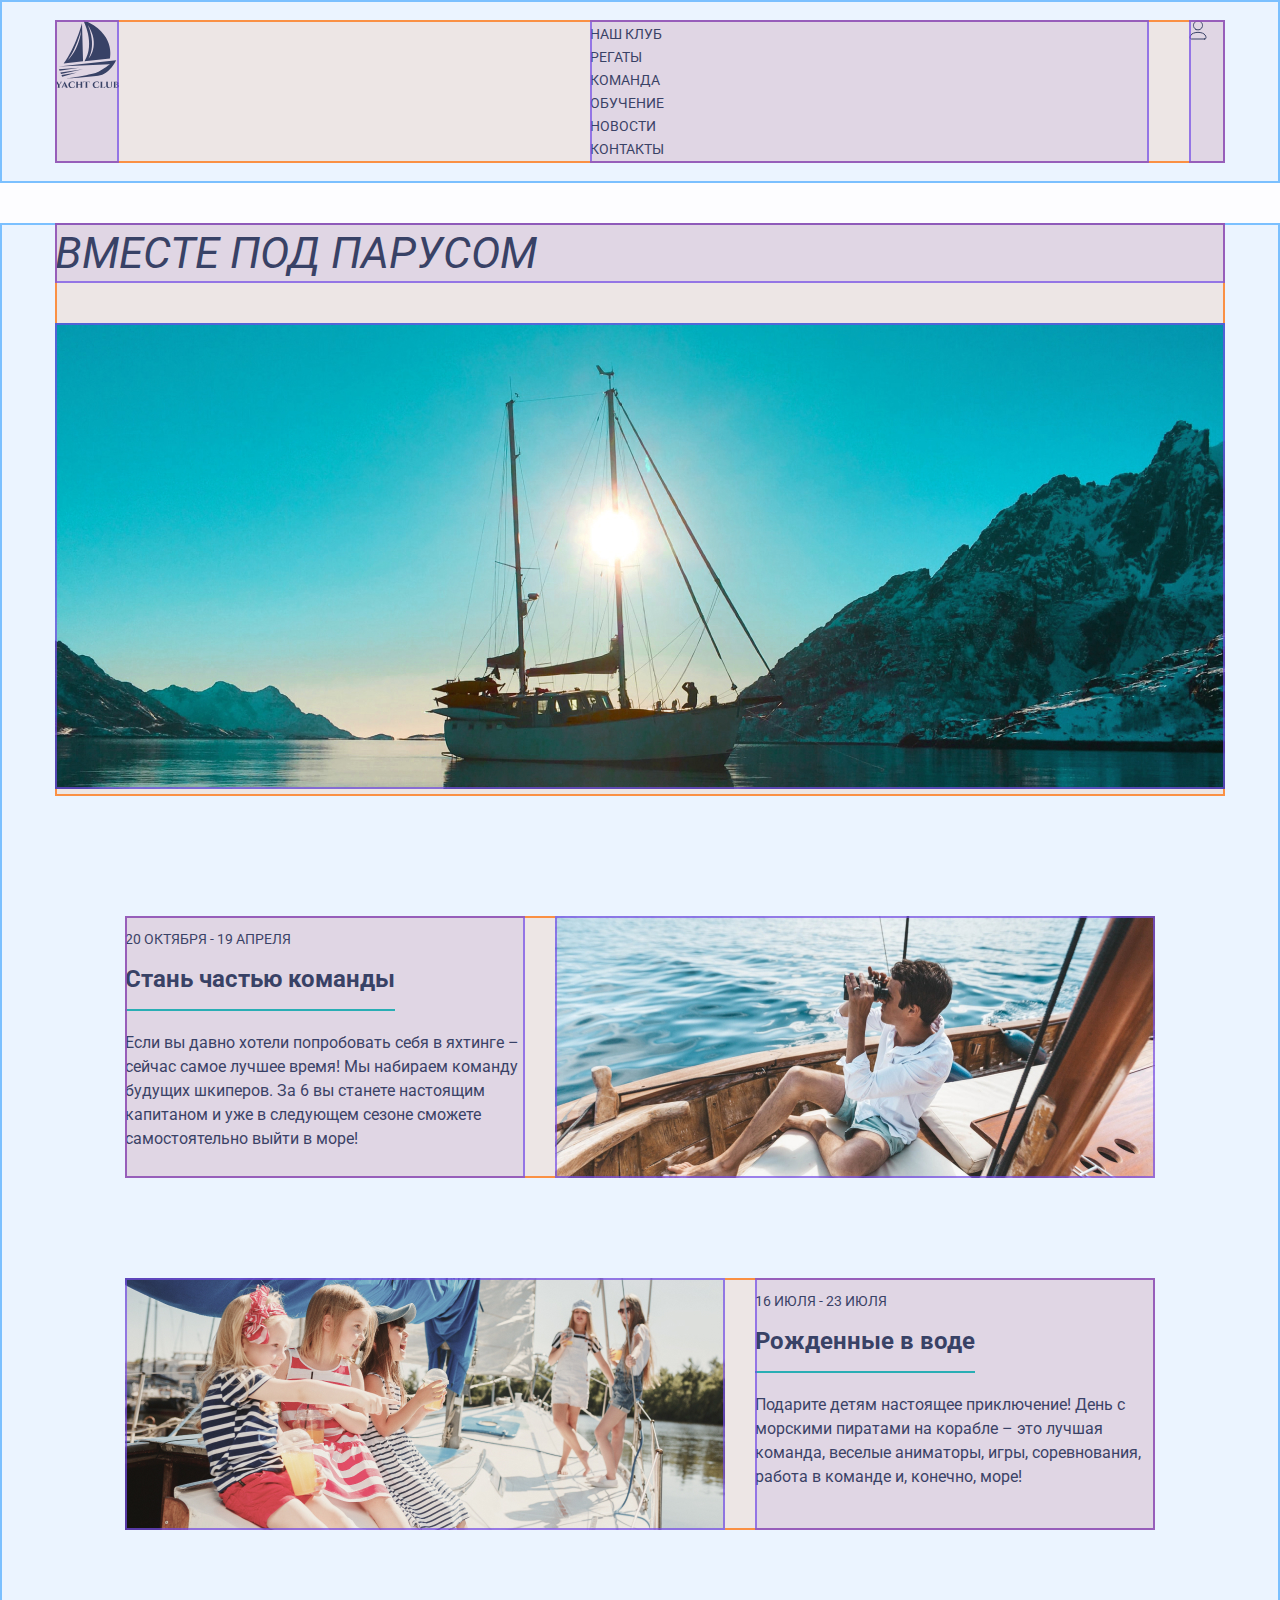
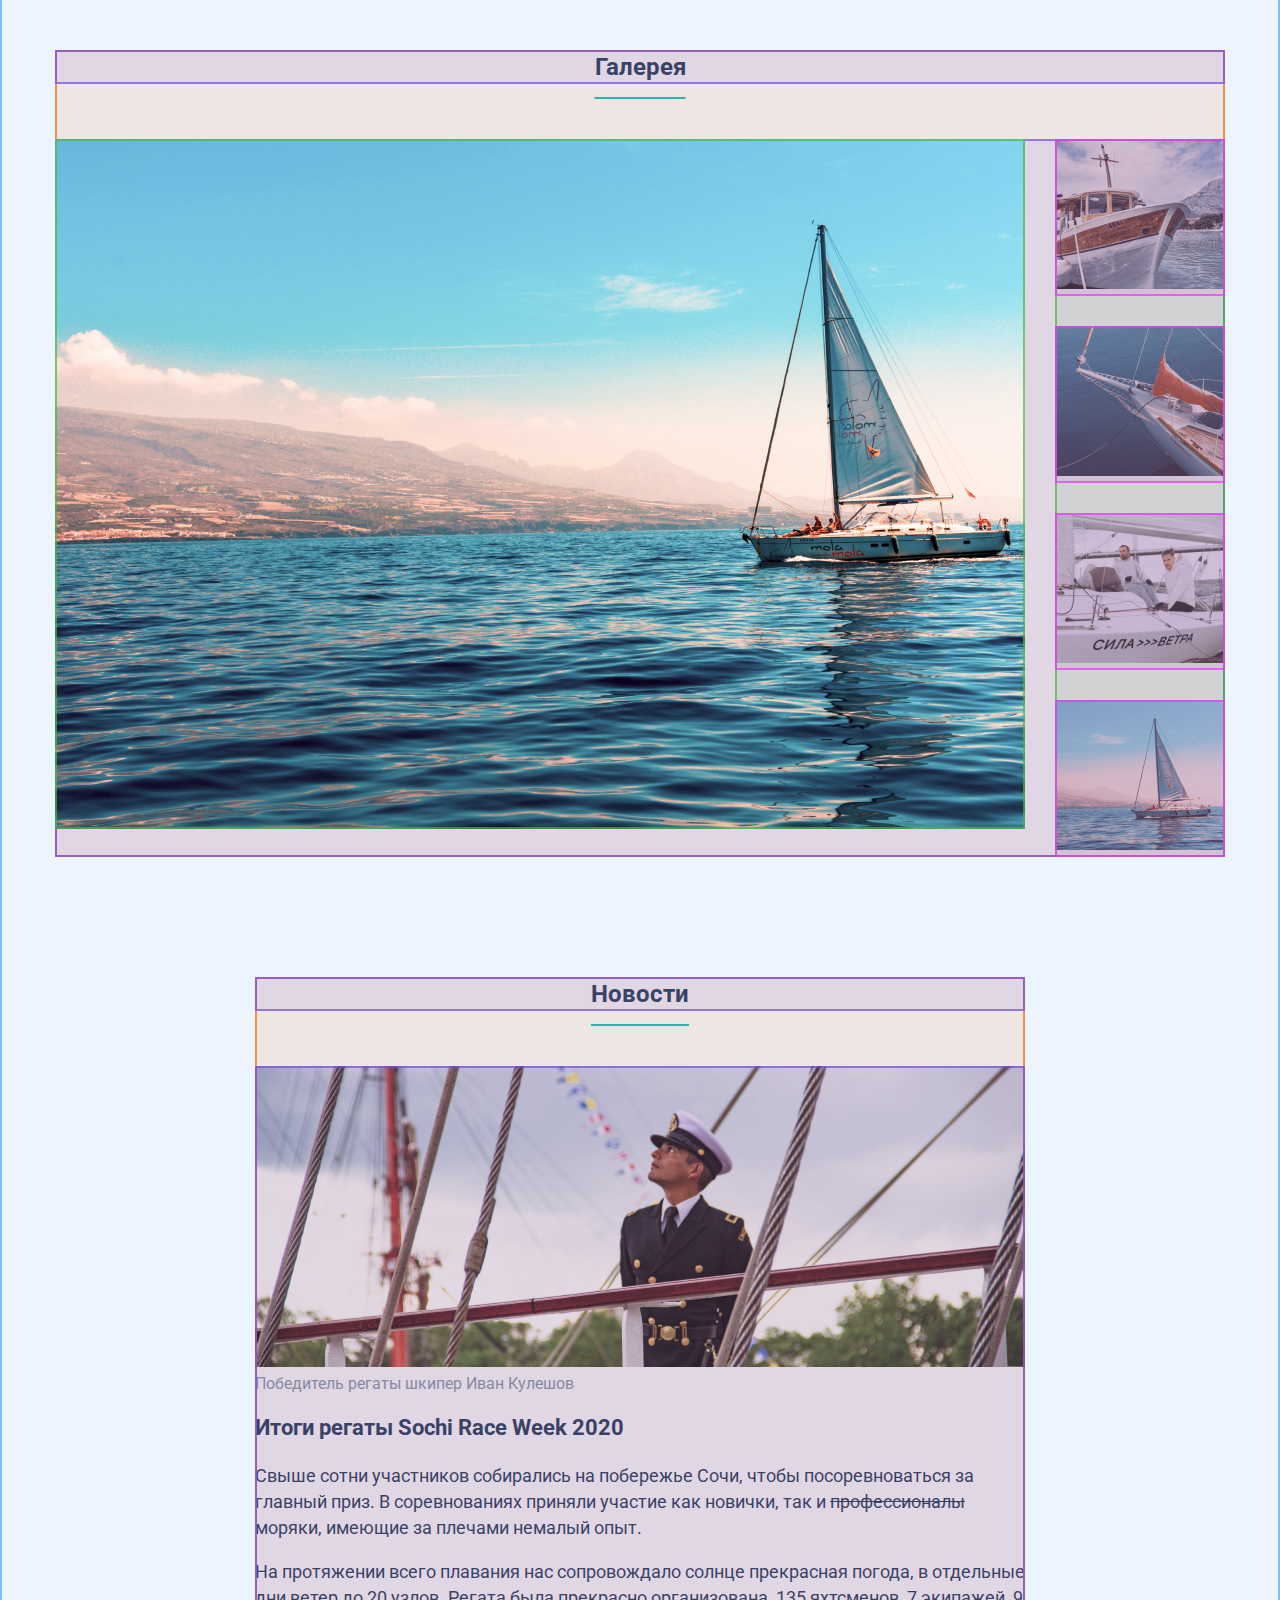
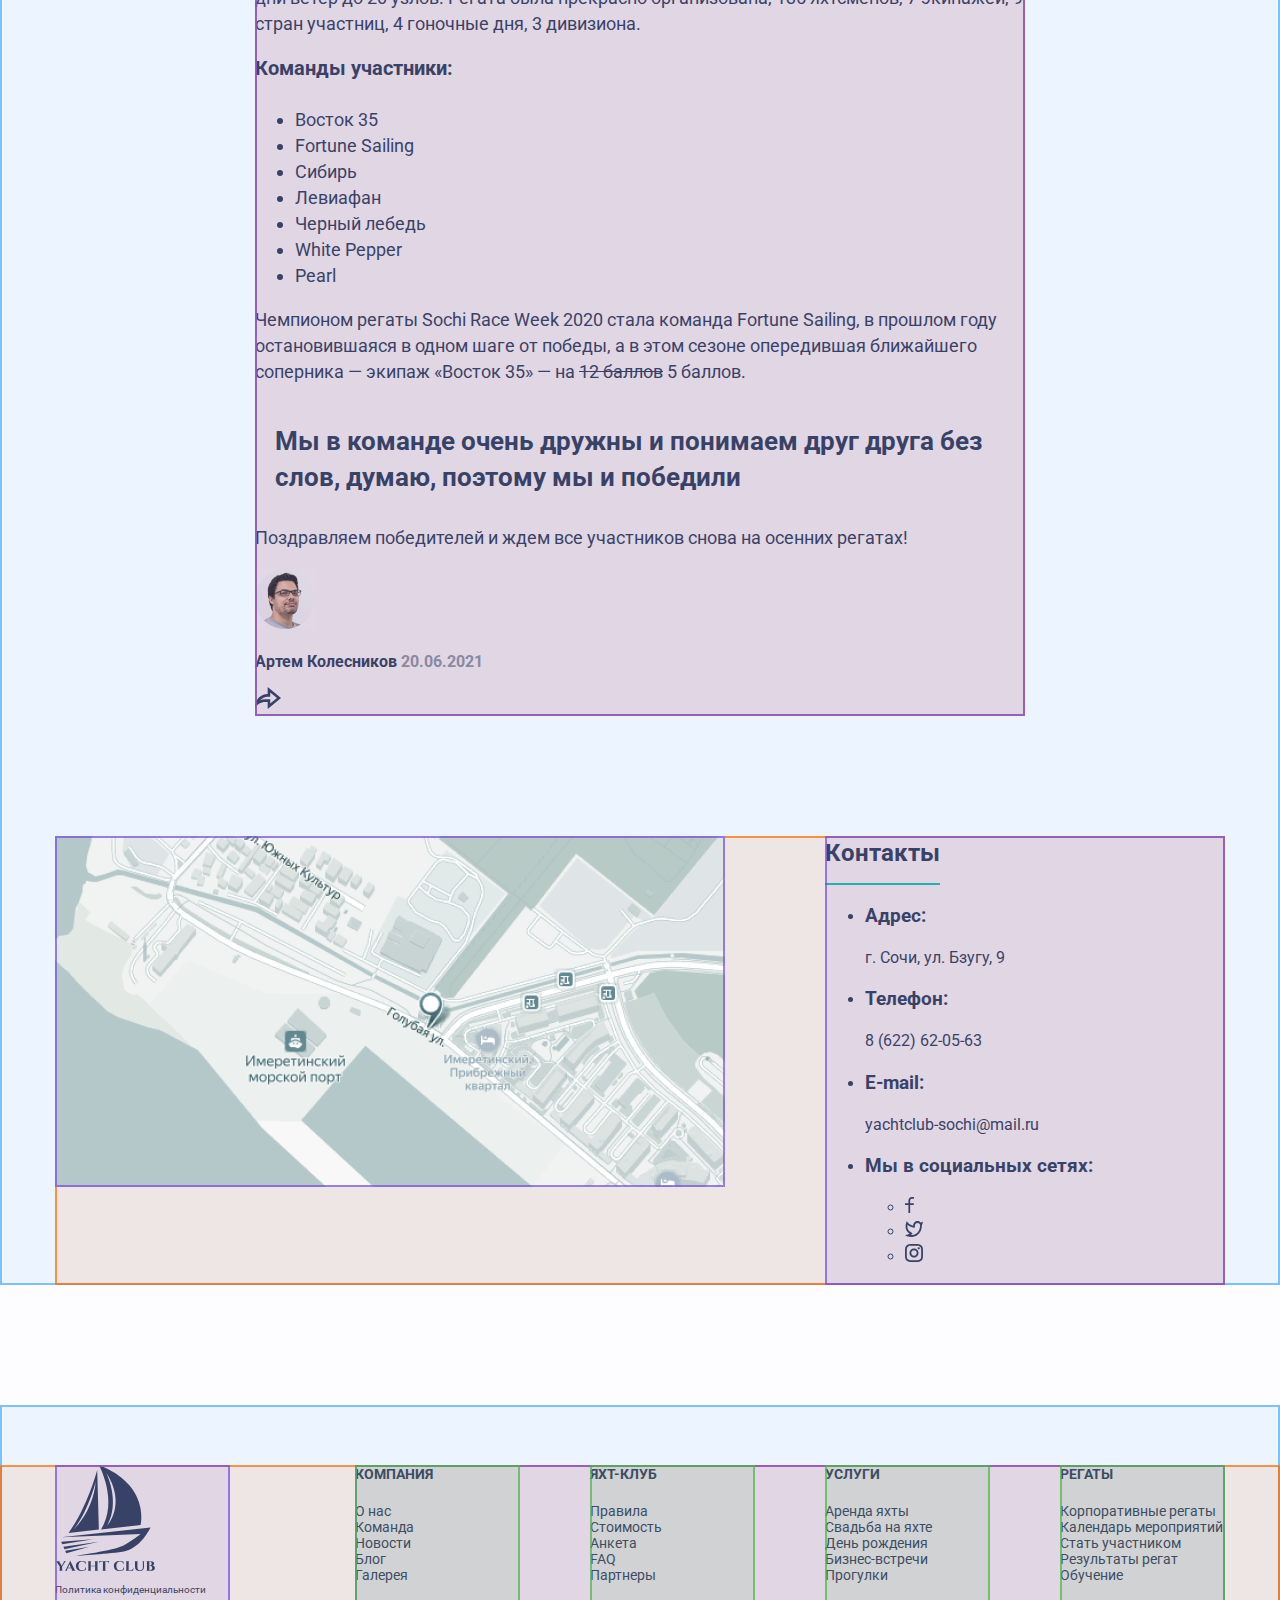
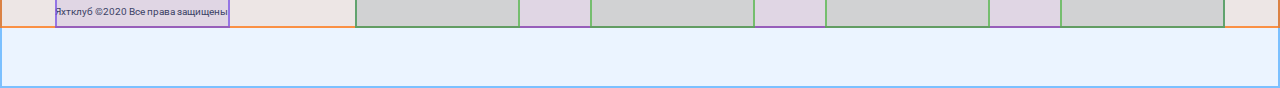
<file: 3.2. Grids/index.html>
<!DOCTYPE html>
<html lang="ru">
<head>
    <meta charset="UTF-8">
    <meta name="viewport" content="width=device-width, initial-scale=1.0">
    <title>Document</title>
    <link href="css/style.css" rel="stylesheet">
    <link href="css/outline.css" rel="stylesheet">
    <link href="css/outline-settings.css" rel="stylesheet">
    <link rel="preconnect" href="https://fonts.googleapis.com">
    <link rel="preconnect" href="https://fonts.gstatic.com" crossorigin>
    <link href="https://fonts.googleapis.com/css2?family=Roboto:ital,wght@0,400;0,700;1,400&display=swap" rel="stylesheet">
</head>
<body>
    <header>
        <div class="header">
            <a href="#" class="header-logotype"><img src="img/logotype.svg"></a>
            <ul class="header-navigation">
                <li><a href="#">Наш клуб</a></li>
                <li><a href="#">Регаты</a></li>
                <li><a href="#">Команда</a></li>
                <li><a href="#">Обучение</a></li>
                <li><a href="#">Новости</a></li>
                <li><a href="#">Контакты</a></li>
            </ul>
            <div class="header-account">
                <img src="img/account.svg">
            </div>
        </div>
    </header>
    <main>
        <section class="hero">
            <h1>ВМЕСТЕ ПОД ПАРУСОМ</h1>
            <img src="img/main photo 1.jpg">
        </section>

        <section class="article-1">
            <div class="article-1-information">
                <p class="date">20 октября - 19 апреля</p>
                <h2>Стань частью команды</h2>
                <p class="article-1-information-text">Если вы давно хотели попробовать себя 
                    в яхтинге – сейчас самое лучшее время! 
                    Мы набираем команду будущих шкиперов. За 6 вы станете настоящим капитаном и 
                    уже в следующем сезоне сможете самостоятельно выйти в море!</p>
            </div>
            <img src="img/photo 2.jpg" width="600" height="262">
        </section>

        <section class="article-2">
            <div class="article-2-information">
                <p class="date">16 июля - 23 июля</p>
                <h2>Рожденные в воде</h2>
                <p class="article-2-information-text">Подарите детям настоящее приключение! 
                    День с морскими пиратами на корабле – это 
                    лучшая команда, веселые аниматоры, игры, соревнования, работа в 
                    команде и, конечно, море!</p>
            </div>
            <img src="img/photo 3.jpg" width="600" height="252">
        </section>

        <section class="gallery">
            <h2 class="gallery-heading">Галерея</h2>
            <div class="gallery-photo">
                <img src="img/gallery-photo-main.jpg" width="970" height="690">
                <ul class="gallery-photo-list">
                    <li><img src="img/gallery-photo2.jpg" width="170" height="150"></li>
                    <li><img src="img/gallery-photo3.jpg" width="170" height="150"></li>
                    <li><img src="img/gallery-photo4.jpg" width="170" height="150"></li>
                    <li><img src="img/gallery-photo5.jpg" width="170" height="150"></li>
                </ul>
            </div>
        </section>

        <section class="news">
            <h2 class="news-heading">Новости</h2>
            <div class="news-information">
                <figure>
                    <img src="img/photo 4.jpg" width="770" height="301"><br>
                    <figcaption class="news-picture-caption">Победитель регаты шкипер Иван Кулешов</figcaption>
                </figure>
                <h3>Итоги регаты Sochi Race Week 2020</h3>
                <p class="news-text">
                    Свыше сотни участников собирались на побережье Сочи, чтобы посоревноваться за главный приз.
                    В соревнованиях приняли участие как новички, так и <span>профессионалы</span> моряки, имеющие за
                    плечами немалый опыт.
                </p>
                <p class="news-text">
                    На протяжении всего плавания нас сопровождало солнце прекрасная погода, в отдельные дни ветер
                    до 20 узлов. Регата была прекрасно организована, 135 яхтсменов, 7 экипажей, 9 стран участниц, 4
                    гоночные дня, 3 дивизиона.
                </p>
                <div>
                    <h2 class="news-teams-heading"> Команды участники:</h2>
                    <ul class="news-teams">
                        <li>Восток 35</li>
                        <li>Fortune Sailing</li>
                        <li>Сибирь</li>
                        <li>Левиафан</li>
                        <li>Черный лебедь</li>
                        <li>White Pepper</li>
                        <li>Pearl</li>
                    </ul>
                </div>
                <p class="news-text">
                    Чемпионом регаты Sochi Race Week 2020 стала команда Fortune Sailing, в прошлом году остановившаяся 
                    в одном шаге от победы, а в этом сезоне опередившая ближайшего соперника — экипаж «Восток 35» — 
                    на <span>12 баллов</span> 5 баллов.
                </p>
                <p class="news-quote">
                    Мы в команде очень дружны и понимаем друг друга без слов, думаю, поэтому мы и победили
                </p>
                <p class="news-text">
                    Поздравляем победителей и ждем все участников снова на осенних регатах!
                </p>
                <img src="img/author.jpg">
                <p class="news-author"> Артем Колесников <span class="news-picture-caption"> 20.06.2021 </span> </p>
                <img src="img/share icon.svg" width="26" height="22">
            </div>
        </section>

        <section class="contacts">
            <div class="contacts-information">
                <h2 class="contacts-list">Контакты</h2>
                <ul>
                    <li class="contacts-item">
                        <h3>Адрес:</h3>
                        <p>г. Сочи, ул. Бзугу, 9</p>
                    </li>
                    <li class="contacts-item">
                        <h3>Телефон:</h3>
                        <p><a href="tel:8 (622) 62-05-63">8 (622) 62-05-63</a></p>
                    </li>
                    <li class="contacts-item">
                        <h3>E-mail:</h3>
                        <p><a href="mailto:yachtclub-sochi@mail.ru">yachtclub-sochi@mail.ru</a></p>
                    </li>
                    <li class="contacts-item">
                        <h3>Мы в социальных сетях:</h3>
                        <ul class="contacts-item-social">
                            <li><img src="img/facebook.svg"></li>
                            <li><img src="img/twitter.svg"></li>
                            <li><img src="img/instagram.svg"></li>
                        </ul>
                    </li>
                </ul>
            </div>
            <img src="img/map.png" width="670" height="351" class="contacts-photo">
        </section>

    </main>
    <footer>
        <div class="footer">
            <div class = "footer-logo">
                <img src="img/logotype.svg" width="100" height="106">
                <p><a href="#">Политика конфиденциальности</a></p>
                <p>Яхтклуб ©2020 Все права защищены</p>
            </div>
            <ul class="footer-navigation-topics">
                <li class="footer-navigation-topics-li">
                    <h2>Компания</h2>
                    <ul class="footer-information">
                        <li><a href="#">О нас</a></li>
                        <li><a href="#">Команда</a></li>
                        <li><a href="#">Новости</a></li>
                        <li><a href="#">Блог</a></li>
                        <li><a href="#">Галерея</a></li>
                    </ul>
                </li>
                <li class="footer-navigation-topics-li">
                    <h2>Яхт-клуб</h2>
                    <ul class="footer-information">
                        <li><a href="#">Правила</a></li>
                        <li><a href="#">Стоимость</a></li>
                        <li><a href="#">Анкета</a></li>
                        <li><a href="#">FAQ</a></li>
                        <li><a href="#">Партнеры</a></li>
                    </ul>
                </li>
                <li class="footer-navigation-topics-li">
                    <h2>Услуги</h2>
                    <ul class="footer-information">
                        <li><a href="#">Аренда яхты</a></li>
                        <li><a href="#">Свадьба на яхте</a></li>
                        <li><a href="#">День рождения</a></li>
                        <li><a href="#">Бизнес-встречи</a></li>
                        <li><a href="#">Прогулки</a></li>
                    </ul>
                </li>
                <li class="footer-navigation-topics-li">
                    <h2>Регаты</h2>
                    <ul class="footer-information">
                        <li><a href="#">Корпоративные регаты</a></li>
                        <li><a href="#">Календарь мероприятий</a></li>
                        <li><a href="#">Стать участником</a></li>
                        <li><a href="#">Результаты регат</a></li>
                        <li><a href="#">Обучение</a></li>
                    </ul>
                </li>
            </ul>
        </div>
    </footer>
</body>
</html>
</file>
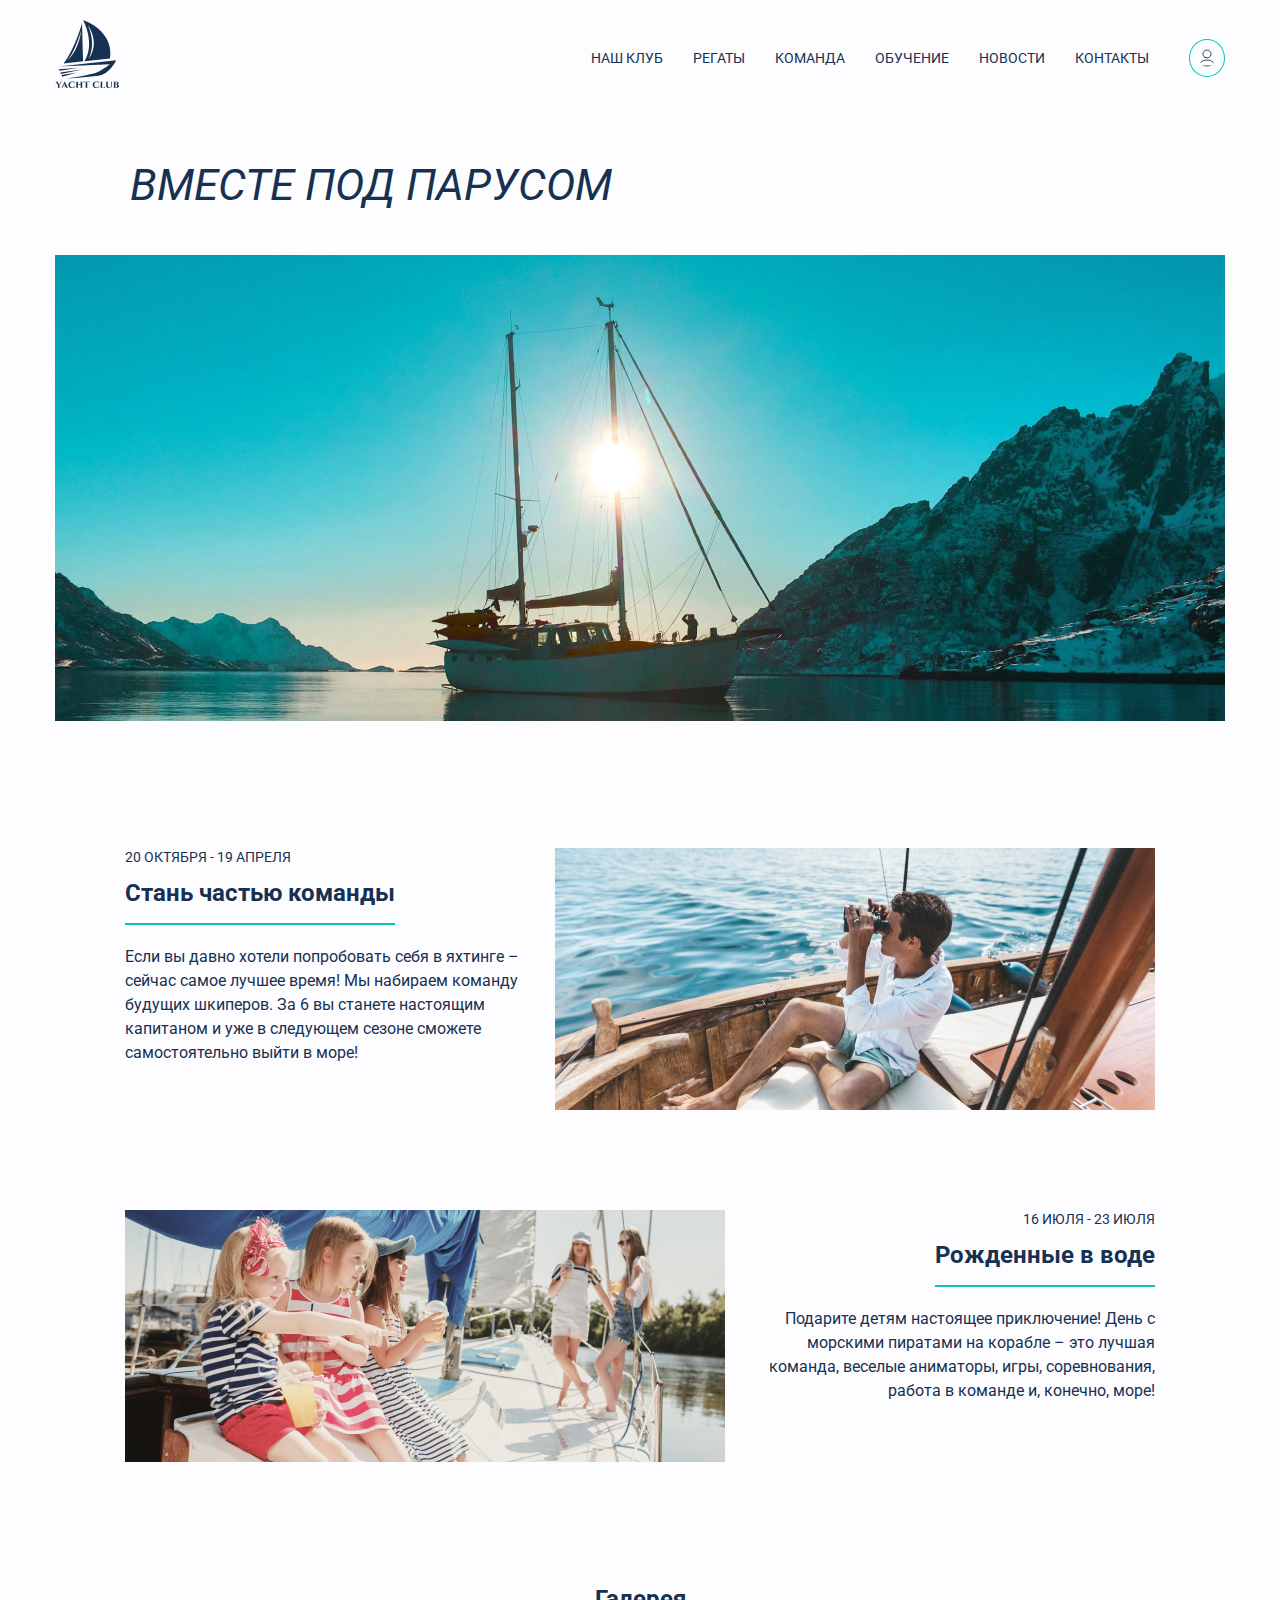
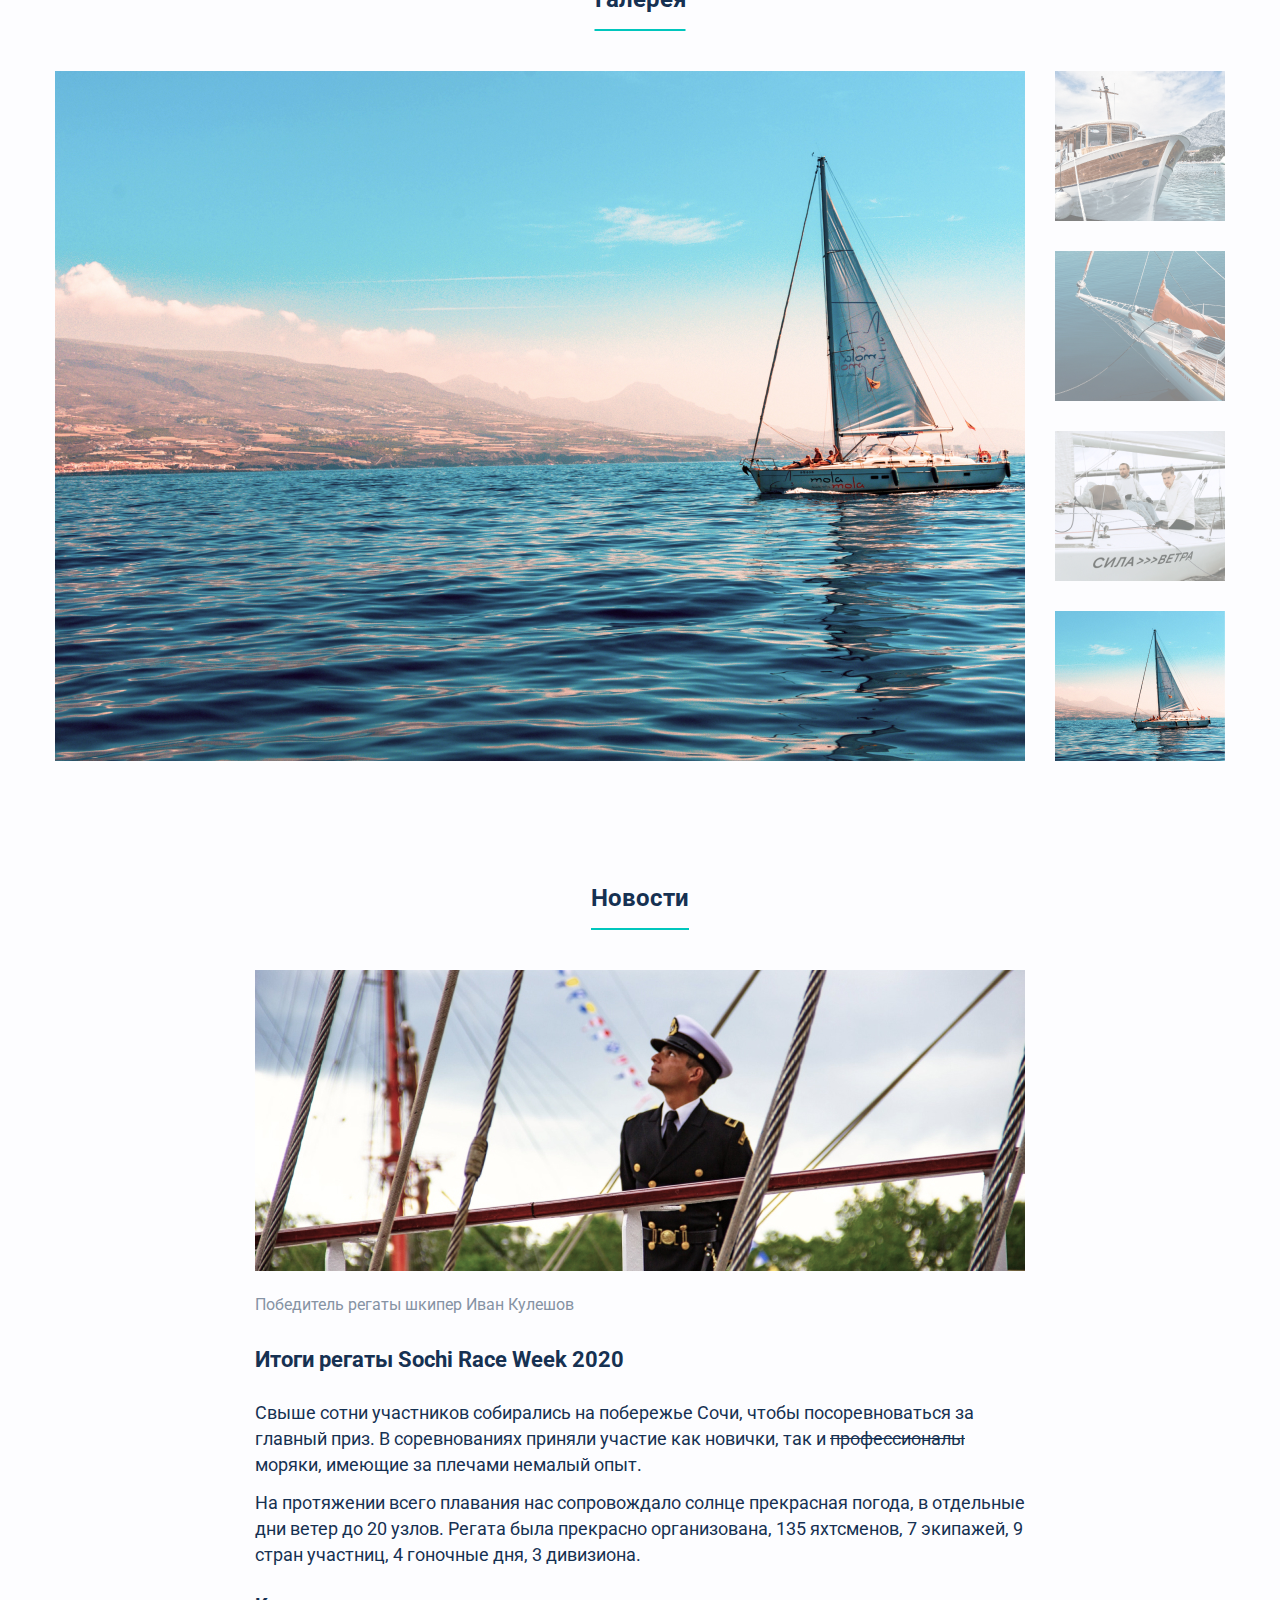
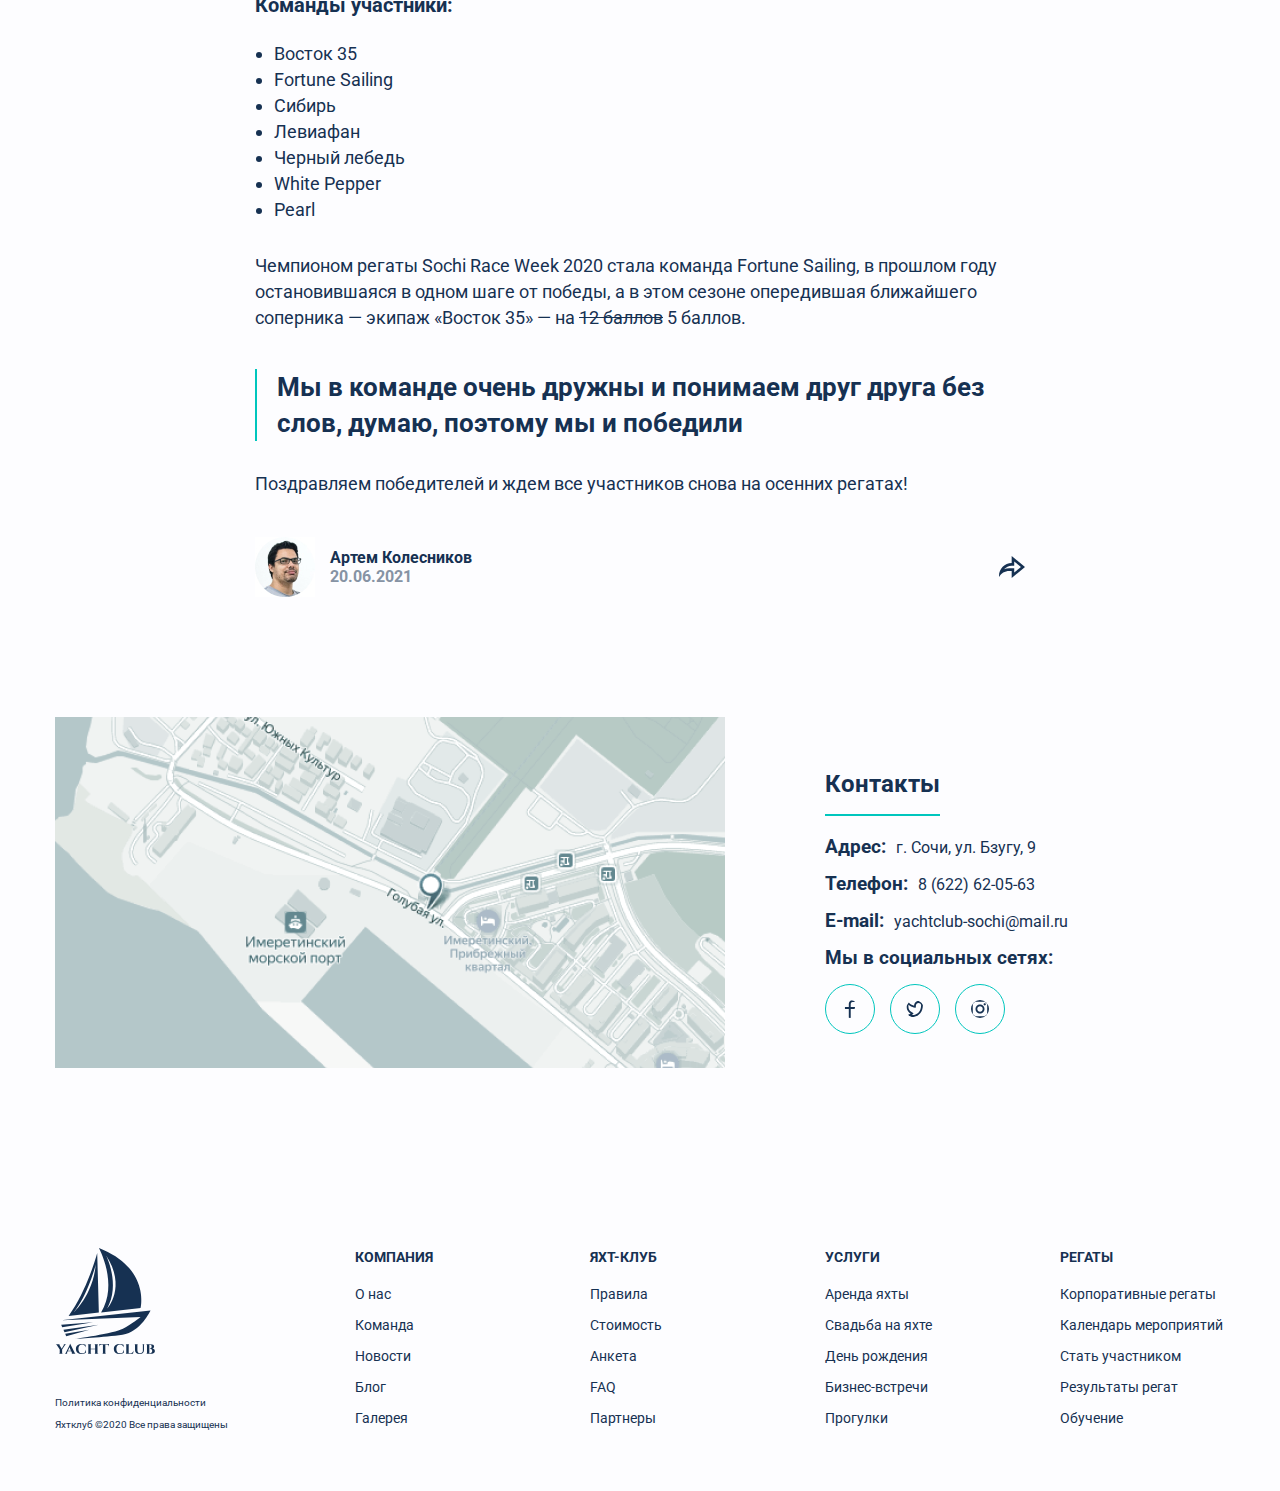
<file: 4.1. Layout of interface components/index.html>
<!DOCTYPE html>
<html lang="ru">
<head>
    <meta charset="UTF-8">
    <meta name="viewport" content="width=device-width, initial-scale=1.0">
    <title>Document</title>
    <link href="css/style.css" rel="stylesheet">
    <!--<link href="css/outline.css" rel="stylesheet">
    <link href="css/outline-settings.css" rel="stylesheet">-->
    <link rel="preconnect" href="https://fonts.googleapis.com">
    <link rel="preconnect" href="https://fonts.gstatic.com" crossorigin>
    <link href="https://fonts.googleapis.com/css2?family=Roboto:ital,wght@0,400;0,700;1,400&display=swap" rel="stylesheet">
</head>
<body>
    <header>
        <div class="header">
            <a href="#" class="header-logotype"><img src="img/logotype.svg" width="64" height="68"width="16" height="18"></a>
            <ul class="header-navigation">
                <li><a href="#">Наш клуб</a></li>
                <li><a href="#">Регаты</a></li>
                <li><a href="#">Команда</a></li>
                <li><a href="#">Обучение</a></li>
                <li><a href="#">Новости</a></li>
                <li><a href="#">Контакты</a></li>
            </ul>
            <div class="header-account">
                <img src="img/account.svg" width="16" height="18">
            </div>
        </div>
    </header>
    <main>
        <section class="hero">
            <h1>ВМЕСТЕ ПОД ПАРУСОМ</h1>
            <img src="img/main photo 1.jpg">
        </section>

        <section class="article-1">
            <div class="article-1-information">
                <p class="date">20 октября - 19 апреля</p>
                <h2>Стань частью команды</h2>
                <p class="article-1-information-text">Если вы давно хотели попробовать себя 
                    в яхтинге – сейчас самое лучшее время! 
                    Мы набираем команду будущих шкиперов. За 6 вы станете настоящим капитаном и 
                    уже в следующем сезоне сможете самостоятельно выйти в море!</p>
            </div>
            <img src="img/photo 2.jpg" width="600" height="262">
        </section>

        <section class="article-2">
            <div class="article-2-information">
                <p class="date">16 июля - 23 июля</p>
                <h2>Рожденные в воде</h2>
                <p class="article-2-information-text">Подарите детям настоящее приключение! 
                    День с морскими пиратами на корабле – это 
                    лучшая команда, веселые аниматоры, игры, соревнования, работа в 
                    команде и, конечно, море!</p>
            </div>
            <img src="img/photo 3.jpg" width="600" height="252">
        </section>

        <section class="gallery">
            <h2 class="gallery-heading">Галерея</h2>
            <div class="gallery-photo">
                <img src="img/gallery-photo-main.jpg" width="970" height="690" class="gallery-photo-main">
                <ul class="gallery-photo-list">
                    <li><img src="img/gallery-photo2.jpg" width="170" height="150"></li>
                    <li><img src="img/gallery-photo3.jpg" width="170" height="150"></li>
                    <li><img src="img/gallery-photo4.jpg" width="170" height="150"></li>
                    <li class="active-item"><img src="img/gallery-photo5.jpg" width="170" height="150"></li>
                </ul>
            </div>
        </section>

        <section class="news">
            <h2 class="news-heading">Новости</h2>
            <div class="news-information">
                <figure>
                    <img src="img/photo 4.jpg" width="770" height="301"><br>
                    <figcaption class="news-picture-caption">Победитель регаты шкипер Иван Кулешов</figcaption>
                </figure>
                <h3>Итоги регаты Sochi Race Week 2020</h3>
                <p class="news-text">
                    Свыше сотни участников собирались на побережье Сочи, чтобы посоревноваться за главный приз.
                    В соревнованиях приняли участие как новички, так и <span>профессионалы</span> моряки, имеющие за
                    плечами немалый опыт.
                </p>
                <p class="news-text">
                    На протяжении всего плавания нас сопровождало солнце прекрасная погода, в отдельные дни ветер
                    до 20 узлов. Регата была прекрасно организована, 135 яхтсменов, 7 экипажей, 9 стран участниц, 4
                    гоночные дня, 3 дивизиона.
                </p>
                <div>
                    <h2 class="news-teams-heading"> Команды участники:</h2>
                    <ul class="news-teams">
                        <li>Восток 35</li>
                        <li>Fortune Sailing</li>
                        <li>Сибирь</li>
                        <li>Левиафан</li>
                        <li>Черный лебедь</li>
                        <li>White Pepper</li>
                        <li>Pearl</li>
                    </ul>
                </div>
                <p class="news-text">
                    Чемпионом регаты Sochi Race Week 2020 стала команда Fortune Sailing, в прошлом году остановившаяся 
                    в одном шаге от победы, а в этом сезоне опередившая ближайшего соперника — экипаж «Восток 35» — 
                    на <span>12 баллов</span> 5 баллов.
                </p>
                <p class="news-quote">
                    Мы в команде очень дружны и понимаем друг друга без слов, думаю, поэтому мы и победили
                </p>
                <p class="news-text">
                    Поздравляем победителей и ждем все участников снова на осенних регатах!
                </p>
                <div class="news-footer">
                    <img src="img/author.jpg" width="60" height="60" class="news-footer-author">
                    <p class="news-author"> Артем Колесников <br><span class="news-picture-caption"> 20.06.2021 </span> </p>
                    <img src="img/share icon.svg" width="26" height="22" class="news-share">
                </div>
            </div>
        </section>

        <section class="contacts">
            <div class="contacts-information">
                <h2 class="contacts-list">Контакты</h2>
                <ul>
                    <li class="contacts-item">
                        <h3>Адрес:</h3>
                        <p>г. Сочи, ул. Бзугу, 9</p>
                    </li>
                    <li class="contacts-item">
                        <h3>Телефон:</h3>
                        <p><a href="tel:8 (622) 62-05-63">8 (622) 62-05-63</a></p>
                    </li>
                    <li class="contacts-item">
                        <h3>E-mail:</h3>
                        <p><a href="mailto:yachtclub-sochi@mail.ru">yachtclub-sochi@mail.ru</a></p>
                    </li>
                    <li class="contacts-item">
                        <h3>Мы в социальных сетях:</h3>
                    </li>
                    <ul class="contacts-item-social">
                        <li><img src="img/facebook.svg"></li>
                        <li><img src="img/twitter.svg"></li>
                        <li><img src="img/instagram.svg"></li>
                    </ul>
                </ul>
            </div>
            <img src="img/map.png" width="670" height="351" class="contacts-photo">
        </section>

    </main>
    <footer>
        <div class="footer">
            <div class = "footer-logo">
                <img src="img/logotype.svg" width="100" height="106">
                <p><a href="#">Политика конфиденциальности</a></p>
                <p class="footer-permission">Яхтклуб ©2020 Все права защищены</p>
            </div>
            <ul class="footer-navigation-topics">
                <li class="footer-navigation-topics-li">
                    <h2>Компания</h2>
                    <ul class="footer-information">
                        <li><a href="#">О нас</a></li>
                        <li><a href="#">Команда</a></li>
                        <li><a href="#">Новости</a></li>
                        <li><a href="#">Блог</a></li>
                        <li><a href="#">Галерея</a></li>
                    </ul>
                </li>
                <li class="footer-navigation-topics-li">
                    <h2>Яхт-клуб</h2>
                    <ul class="footer-information">
                        <li><a href="#">Правила</a></li>
                        <li><a href="#">Стоимость</a></li>
                        <li><a href="#">Анкета</a></li>
                        <li><a href="#">FAQ</a></li>
                        <li><a href="#">Партнеры</a></li>
                    </ul>
                </li>
                <li class="footer-navigation-topics-li">
                    <h2>Услуги</h2>
                    <ul class="footer-information">
                        <li><a href="#">Аренда яхты</a></li>
                        <li><a href="#">Свадьба на яхте</a></li>
                        <li><a href="#">День рождения</a></li>
                        <li><a href="#">Бизнес-встречи</a></li>
                        <li><a href="#">Прогулки</a></li>
                    </ul>
                </li>
                <li class="footer-navigation-topics-li">
                    <h2>Регаты</h2>
                    <ul class="footer-information">
                        <li><a href="#">Корпоративные регаты</a></li>
                        <li><a href="#">Календарь мероприятий</a></li>
                        <li><a href="#">Стать участником</a></li>
                        <li><a href="#">Результаты регат</a></li>
                        <li><a href="#">Обучение</a></li>
                    </ul>
                </li>
            </ul>
        </div>
    </footer>
</body>
</html>
</file>
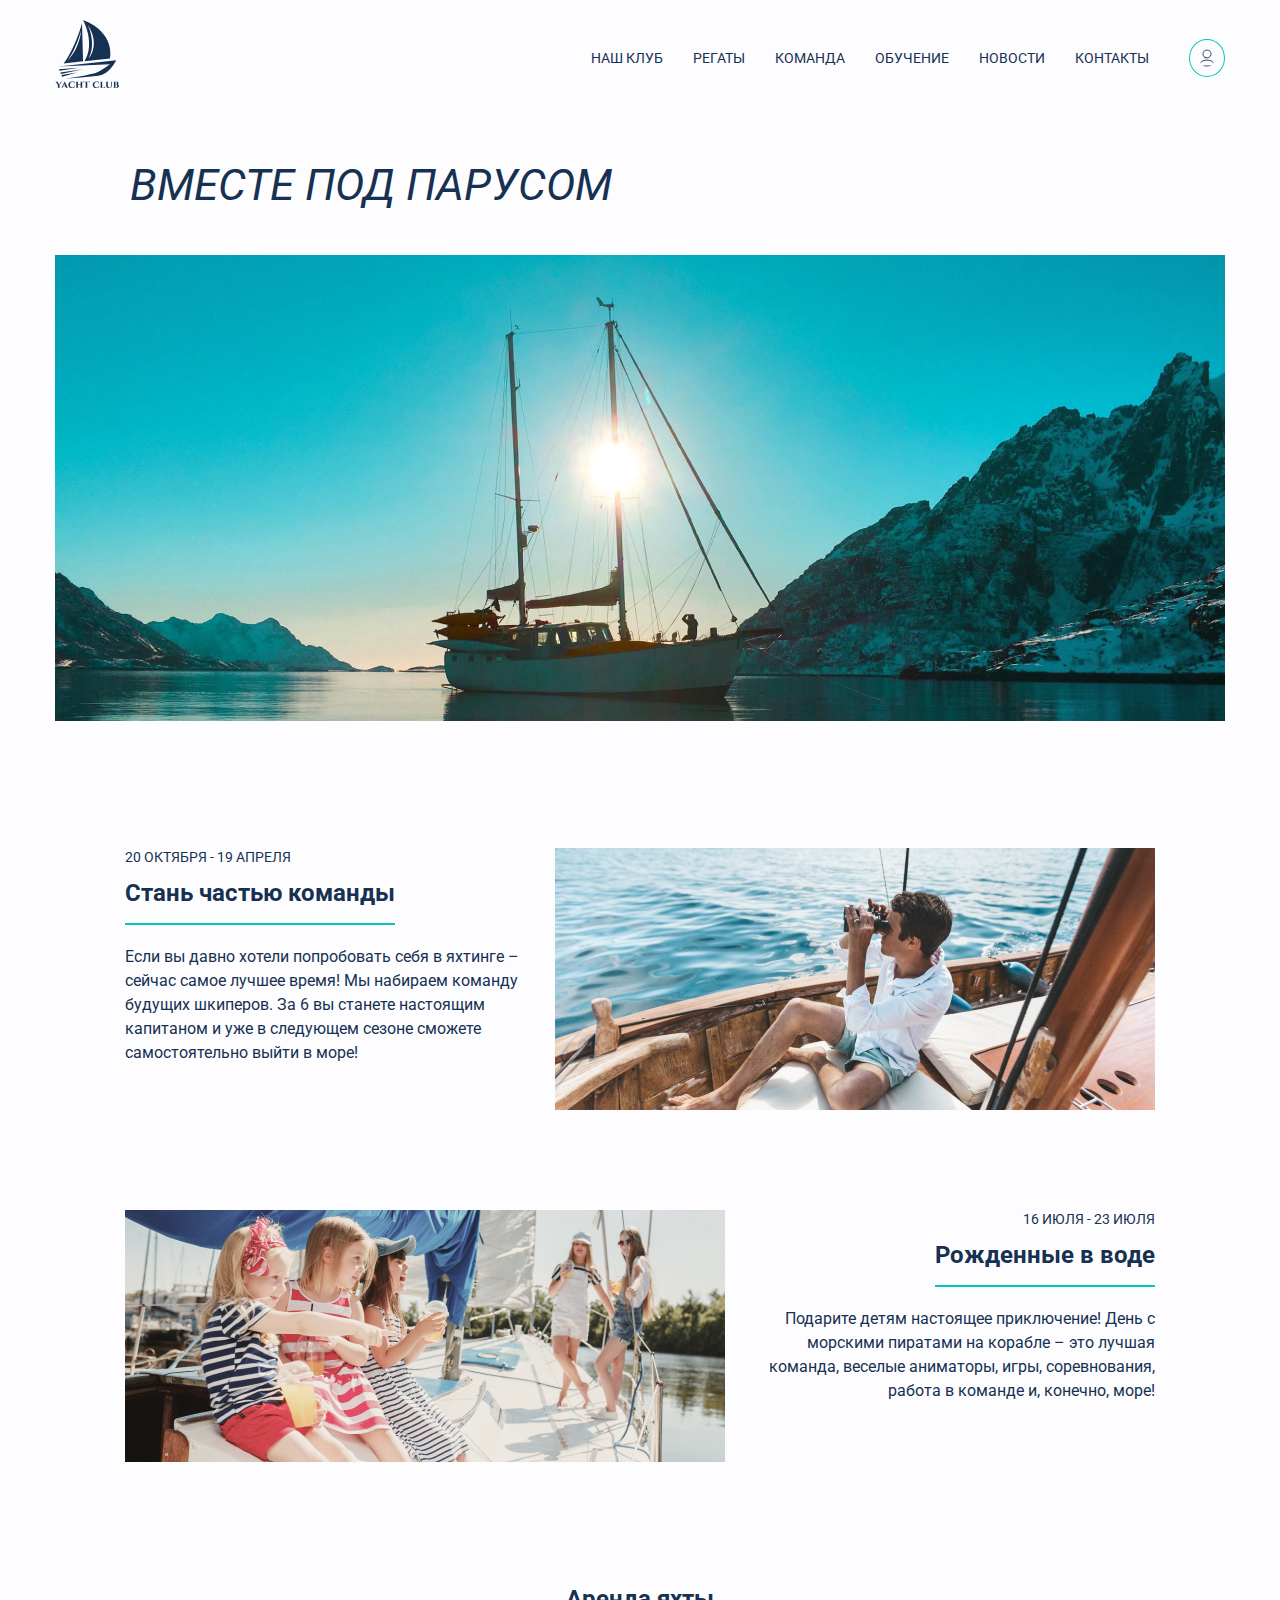
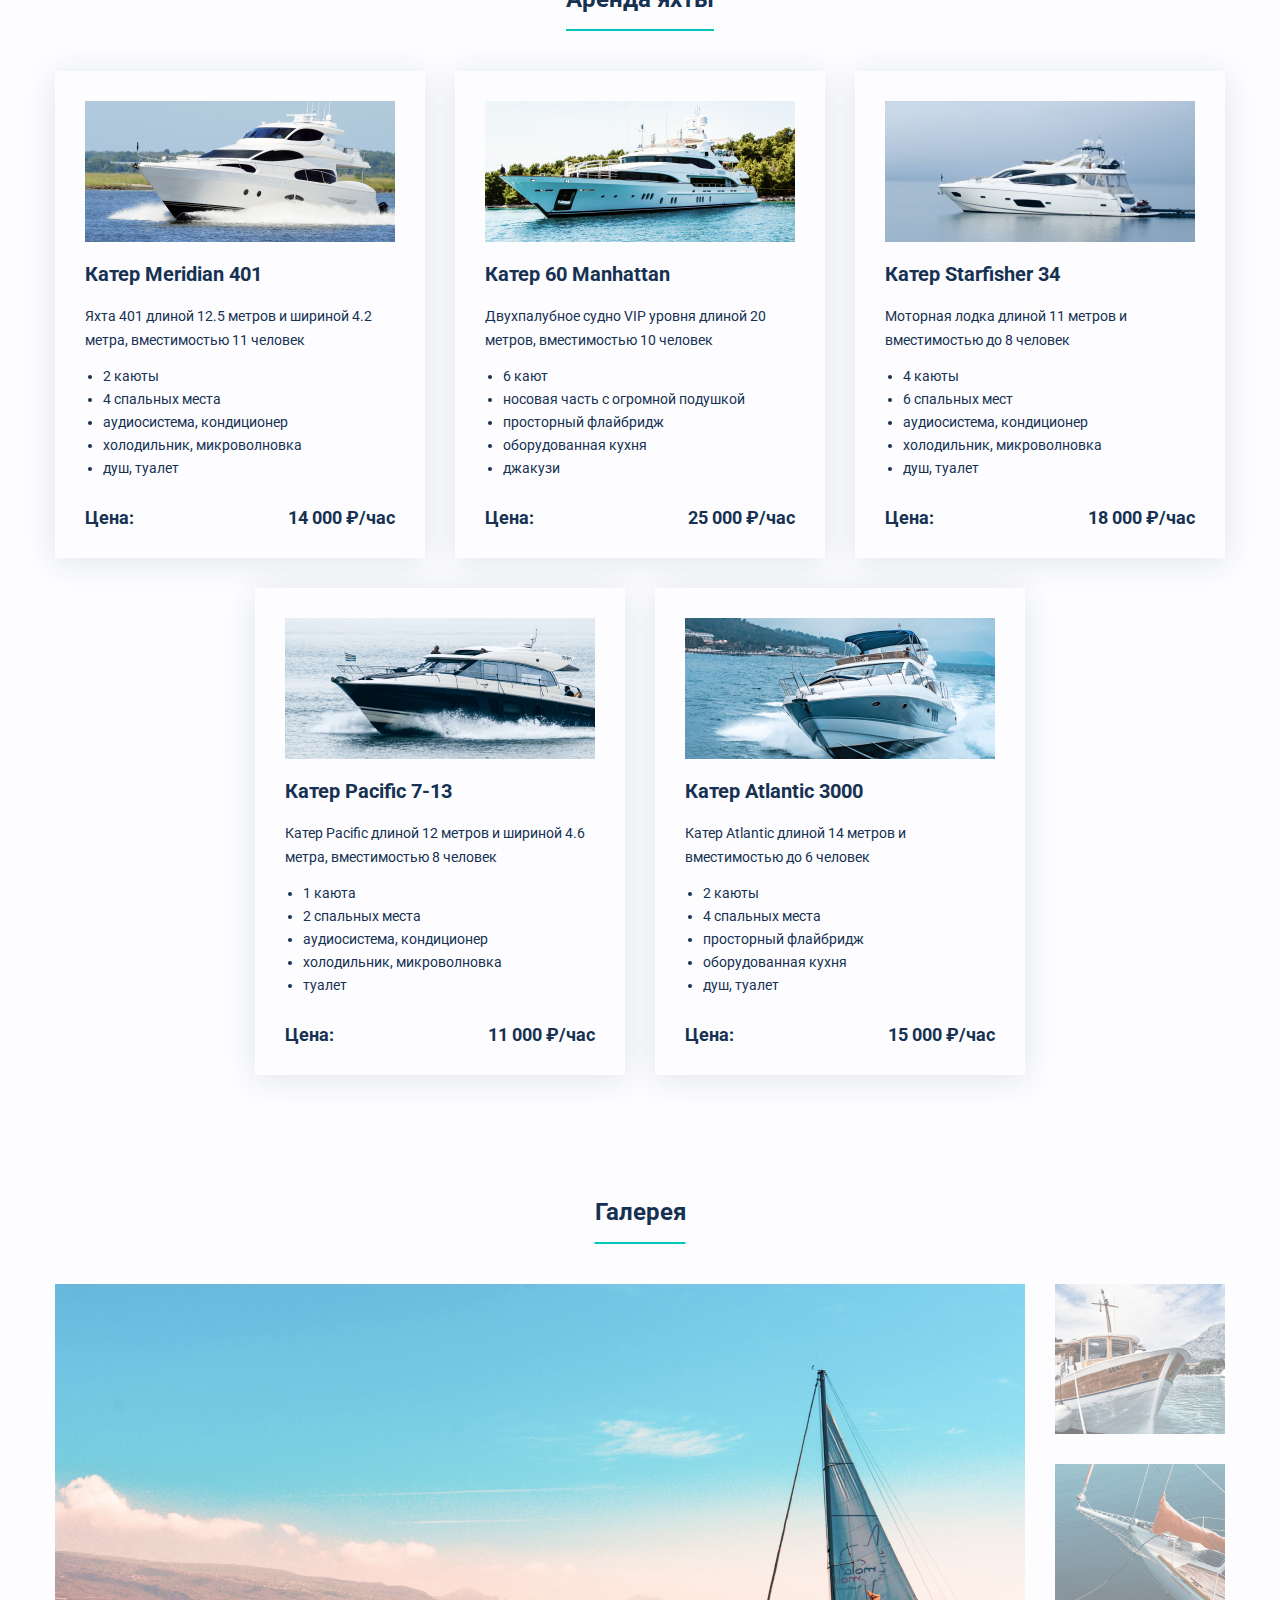
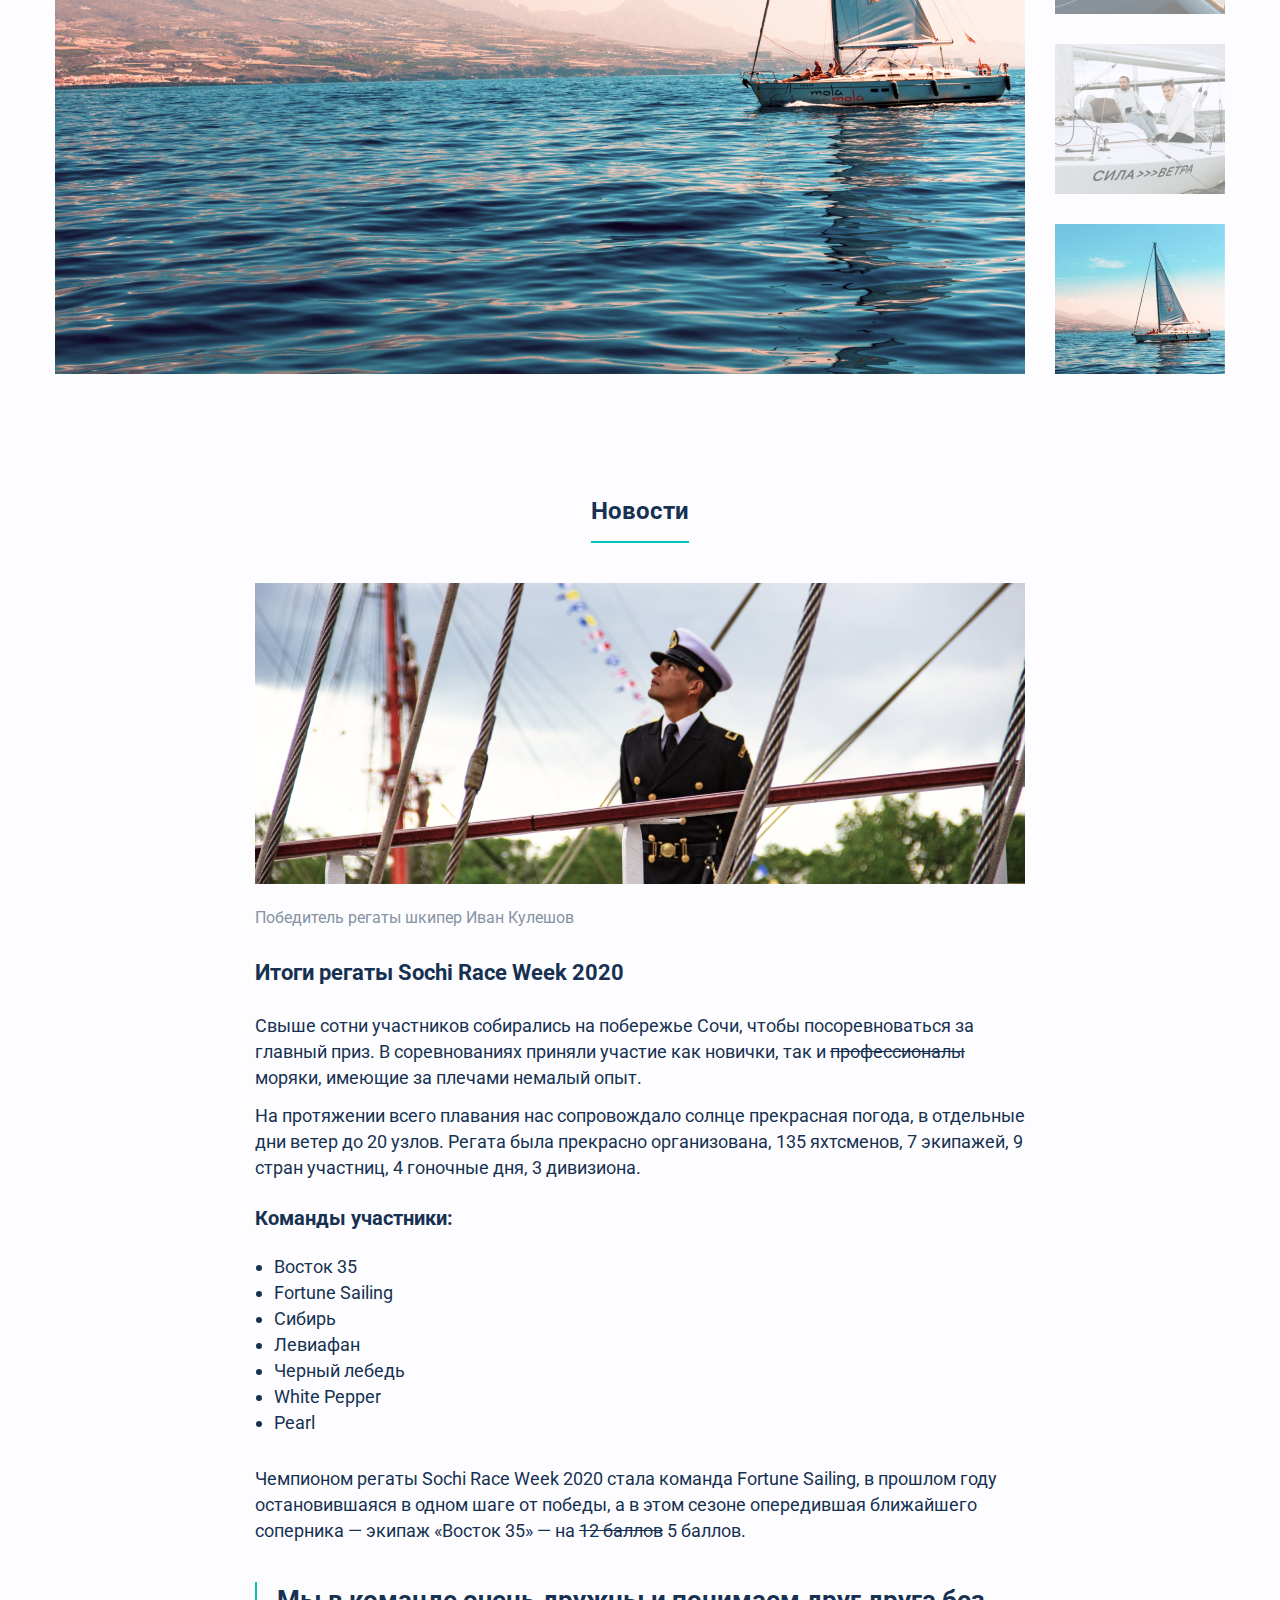
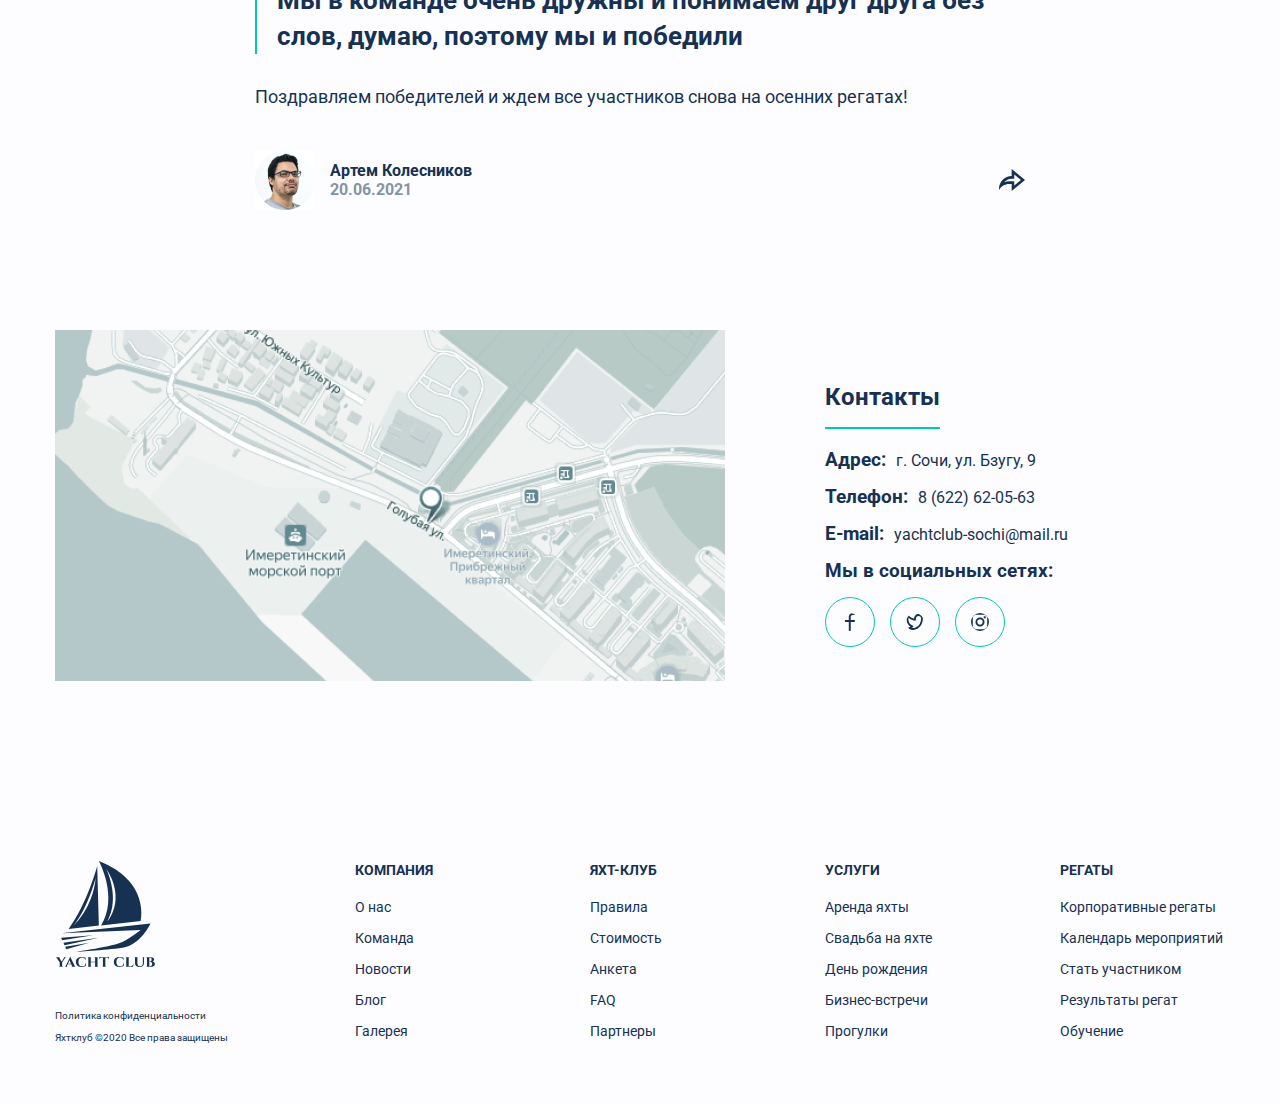
<file: 4.2. Layout of interface components/index.html>
<!DOCTYPE html>
<html lang="ru">
<head>
    <meta charset="UTF-8">
    <meta name="viewport" content="width=device-width, initial-scale=1.0">
    <title>Document</title>
    <link href="css/style.css" rel="stylesheet">
    <!--<link href="css/outline.css" rel="stylesheet">
    <link href="css/outline-settings.css" rel="stylesheet">-->
    <link rel="preconnect" href="https://fonts.googleapis.com">
    <link rel="preconnect" href="https://fonts.gstatic.com" crossorigin>
    <link href="https://fonts.googleapis.com/css2?family=Roboto:ital,wght@0,400;0,700;1,400&display=swap" rel="stylesheet">
</head>
<body>
    <header>
        <div class="header">
            <a href="#" class="header-logotype"><img src="img/logotype.svg" width="64" height="68"width="16" height="18"></a>
            <ul class="header-navigation">
                <li><a href="#">Наш клуб</a></li>
                <li><a href="#">Регаты</a></li>
                <li><a href="#">Команда</a></li>
                <li><a href="#">Обучение</a></li>
                <li><a href="#">Новости</a></li>
                <li><a href="#">Контакты</a></li>
            </ul>
            <div class="header-account">
                <img src="img/account.svg" width="16" height="18">
            </div>
        </div>
    </header>
    <main>
        <section class="hero">
            <h1>ВМЕСТЕ ПОД ПАРУСОМ</h1>
            <img src="img/main photo 1.jpg">
        </section>

        <section class="article-1">
            <div class="article-1-information">
                <p class="date">20 октября - 19 апреля</p>
                <h2>Стань частью команды</h2>
                <p class="article-1-information-text">Если вы давно хотели попробовать себя 
                    в яхтинге – сейчас самое лучшее время! 
                    Мы набираем команду будущих шкиперов. За 6 вы станете настоящим капитаном и 
                    уже в следующем сезоне сможете самостоятельно выйти в море!</p>
            </div>
            <img src="img/photo 2.jpg" width="600" height="262">
        </section>

        <section class="article-2">
            <div class="article-2-information">
                <p class="date">16 июля - 23 июля</p>
                <h2>Рожденные в воде</h2>
                <p class="article-2-information-text">Подарите детям настоящее приключение! 
                    День с морскими пиратами на корабле – это 
                    лучшая команда, веселые аниматоры, игры, соревнования, работа в 
                    команде и, конечно, море!</p>
            </div>
            <img src="img/photo 3.jpg" width="600" height="252">
        </section>

        <section class="rent">
            <h2 class="rent-heading">Аренда яхты</h2>
            <div class="rent-photo">
                <ul class="rent-cards">
                    <li class="rent-cards-item">
                        <div class="rent-cards-layout">
                            <img src="img/rent-yacht-1.jpg" width="310" height="141">
                            <h3 class="rent-cards-item-heading">Катер Meridian 401</h3>
                            <p class="rent-cards-item-info">Яхта 401 длиной 12.5 метров и шириной 4.2 метра, 
                                вместимостью 11 человек</p>
                            <ul class="rent-item-list">
                                <li>2 каюты</li>
                                <li>4 спальных места</li>
                                <li>аудиосистема, кондиционер</li>
                                <li>холодильник, микроволновка</li>
                                <li>душ, туалет</li>
                            </ul>
                            <p class="yacht-price">
                                <span class="yacht-price-name">Цена:</span>
                                <span class="yacht-price-count">14 000 &#x20bd;/час</span>
                            </p>
                        </div>
                    </li>
                    <li class="rent-cards-item">
                        <div class="rent-cards-layout">
                            <img src="img/rent-yacht-2.jpg" width="310" height="141">
                            <h3 class="rent-cards-item-heading">Катер 60 Manhattan</h3>
                            <p class="rent-cards-item-info">Двухпалубное судно VIP уровня длиной 20 метров, 
                                вместимостью 10 человек</p>
                            <ul class="rent-item-list">
                                <li>6 кают</li>
                                <li>носовая часть с огромной подушкой</li>
                                <li>просторный флайбридж</li>
                                <li>оборудованная кухня</li>
                                <li>джакузи</li>
                            </ul>
                            <p class="yacht-price">
                                <span class="yacht-price-name">Цена:</span>
                                <span class="yacht-price-count">25 000 &#x20bd;/час</span>
                            </p>
                        </div>
                    </li>
                    <li class="rent-cards-item">
                        <div class="rent-cards-layout">
                            <img src="img/rent-yacht-3.jpg" width="310" height="141">
                            <h3 class="rent-cards-item-heading">Катер Starfisher 34</h3>
                            <p class="rent-cards-item-info">Моторная лодка длиной 11 метров 
                                и вместимостью до 8 человек</p>
                            <ul class="rent-item-list">
                                <li>4 каюты</li>
                                <li>6 спальных мест</li>
                                <li>аудиосистема, кондиционер</li>
                                <li>холодильник, микроволновка</li>
                                <li>душ, туалет</li>
                            </ul>
                            <p class="yacht-price">
                                <span class="yacht-price-name">Цена:</span>
                                <span class="yacht-price-count">18 000 &#x20bd;/час</span>
                            </p>
                        </div>
                    </li>
                    <li class="rent-cards-item">
                        <div class="rent-cards-layout">
                            <img src="img/rent-yacht-4.jpg" width="310" height="141">
                            <h3 class="rent-cards-item-heading">Катер Pacific 7-13</h3>
                            <p class="rent-cards-item-info">Катер Pacific длиной 12 метров и шириной 4.6 метра, 
                                вместимостью 8 человек</p>
                            <ul class="rent-item-list">
                                <li>1 каюта</li>
                                <li>2 спальных места</li>
                                <li>аудиосистема, кондиционер</li>
                                <li>холодильник, микроволновка</li>
                                <li>туалет</li>
                            </ul>
                            <p class="yacht-price">
                                <span class="yacht-price-name">Цена:</span>
                                <span class="yacht-price-count">11 000 &#x20bd;/час</span>
                            </p>
                        </div>
                    </li>
                    <li class="rent-cards-item">
                        <div class="rent-cards-layout">
                            <img src="img/rent-yacht-5.jpg" width="310" height="141">
                            <h3 class="rent-cards-item-heading">Катер Atlantic 3000</h3>
                            <p class="rent-cards-item-info">Катер Atlantic длиной 14 метров и 
                                вместимостью до 6 человек</p>
                            <ul class="rent-item-list">
                                <li>2 каюты</li>
                                <li>4 спальных места</li>
                                <li>просторный флайбридж</li>
                                <li>оборудованная кухня</li>
                                <li>душ, туалет</li>
                            </ul>
                            <p class="yacht-price">
                                <span class="yacht-price-name">Цена:</span>
                                <span class="yacht-price-count">15 000 &#x20bd;/час</span>
                            </p>
                        </div>
                    </li>
                </ul>
            </div>
        </section>

        <section class="gallery">
            <h2 class="gallery-heading">Галерея</h2>
            <div class="gallery-photo">
                <img src="img/gallery-photo-main.jpg" width="970" height="690" class="gallery-photo-main">
                <ul class="gallery-photo-list">
                    <li><img src="img/gallery-photo2.jpg" width="170" height="150"></li>
                    <li><img src="img/gallery-photo3.jpg" width="170" height="150"></li>
                    <li><img src="img/gallery-photo4.jpg" width="170" height="150"></li>
                    <li class="active-item"><img src="img/gallery-photo5.jpg" width="170" height="150"></li>
                </ul>
            </div>
        </section>

        <section class="news">
            <h2 class="news-heading">Новости</h2>
            <div class="news-information">
                <figure>
                    <img src="img/photo 4.jpg" width="770" height="301"><br>
                    <figcaption class="news-picture-caption">Победитель регаты шкипер Иван Кулешов</figcaption>
                </figure>
                <h3>Итоги регаты Sochi Race Week 2020</h3>
                <p class="news-text">
                    Свыше сотни участников собирались на побережье Сочи, чтобы посоревноваться за главный приз.
                    В соревнованиях приняли участие как новички, так и <span>профессионалы</span> моряки, имеющие за
                    плечами немалый опыт.
                </p>
                <p class="news-text">
                    На протяжении всего плавания нас сопровождало солнце прекрасная погода, в отдельные дни ветер
                    до 20 узлов. Регата была прекрасно организована, 135 яхтсменов, 7 экипажей, 9 стран участниц, 4
                    гоночные дня, 3 дивизиона.
                </p>
                <div>
                    <h2 class="news-teams-heading"> Команды участники:</h2>
                    <ul class="news-teams">
                        <li>Восток 35</li>
                        <li>Fortune Sailing</li>
                        <li>Сибирь</li>
                        <li>Левиафан</li>
                        <li>Черный лебедь</li>
                        <li>White Pepper</li>
                        <li>Pearl</li>
                    </ul>
                </div>
                <p class="news-text">
                    Чемпионом регаты Sochi Race Week 2020 стала команда Fortune Sailing, в прошлом году остановившаяся 
                    в одном шаге от победы, а в этом сезоне опередившая ближайшего соперника — экипаж «Восток 35» — 
                    на <span>12 баллов</span> 5 баллов.
                </p>
                <p class="news-quote">
                    Мы в команде очень дружны и понимаем друг друга без слов, думаю, поэтому мы и победили
                </p>
                <p class="news-text">
                    Поздравляем победителей и ждем все участников снова на осенних регатах!
                </p>
                <div class="news-footer">
                    <img src="img/author.jpg" width="60" height="60" class="news-footer-author">
                    <p class="news-author"> Артем Колесников <br><span class="news-picture-caption"> 20.06.2021 </span> </p>
                    <img src="img/share icon.svg" width="26" height="22" class="news-share">
                </div>
            </div>
        </section>

        <section class="contacts">
            <div class="contacts-information">
                <h2 class="contacts-list">Контакты</h2>
                <ul>
                    <li class="contacts-item">
                        <h3>Адрес:</h3>
                        <p>г. Сочи, ул. Бзугу, 9</p>
                    </li>
                    <li class="contacts-item">
                        <h3>Телефон:</h3>
                        <p><a href="tel:8 (622) 62-05-63">8 (622) 62-05-63</a></p>
                    </li>
                    <li class="contacts-item">
                        <h3>E-mail:</h3>
                        <p><a href="mailto:yachtclub-sochi@mail.ru">yachtclub-sochi@mail.ru</a></p>
                    </li>
                    <li class="contacts-item">
                        <h3>Мы в социальных сетях:</h3>
                    </li>
                    <ul class="contacts-item-social">
                        <li><img src="img/facebook.svg"></li>
                        <li><img src="img/twitter.svg"></li>
                        <li><img src="img/instagram.svg"></li>
                    </ul>
                </ul>
            </div>
            <img src="img/map.png" width="670" height="351" class="contacts-photo">
        </section>

    </main>
    <footer>
        <div class="footer">
            <div class = "footer-logo">
                <img src="img/logotype.svg" width="100" height="106">
                <p><a href="#">Политика конфиденциальности</a></p>
                <p class="footer-permission">Яхтклуб ©2020 Все права защищены</p>
            </div>
            <ul class="footer-navigation-topics">
                <li class="footer-navigation-topics-li">
                    <h2>Компания</h2>
                    <ul class="footer-information">
                        <li><a href="#">О нас</a></li>
                        <li><a href="#">Команда</a></li>
                        <li><a href="#">Новости</a></li>
                        <li><a href="#">Блог</a></li>
                        <li><a href="#">Галерея</a></li>
                    </ul>
                </li>
                <li class="footer-navigation-topics-li">
                    <h2>Яхт-клуб</h2>
                    <ul class="footer-information">
                        <li><a href="#">Правила</a></li>
                        <li><a href="#">Стоимость</a></li>
                        <li><a href="#">Анкета</a></li>
                        <li><a href="#">FAQ</a></li>
                        <li><a href="#">Партнеры</a></li>
                    </ul>
                </li>
                <li class="footer-navigation-topics-li">
                    <h2>Услуги</h2>
                    <ul class="footer-information">
                        <li><a href="#">Аренда яхты</a></li>
                        <li><a href="#">Свадьба на яхте</a></li>
                        <li><a href="#">День рождения</a></li>
                        <li><a href="#">Бизнес-встречи</a></li>
                        <li><a href="#">Прогулки</a></li>
                    </ul>
                </li>
                <li class="footer-navigation-topics-li">
                    <h2>Регаты</h2>
                    <ul class="footer-information">
                        <li><a href="#">Корпоративные регаты</a></li>
                        <li><a href="#">Календарь мероприятий</a></li>
                        <li><a href="#">Стать участником</a></li>
                        <li><a href="#">Результаты регат</a></li>
                        <li><a href="#">Обучение</a></li>
                    </ul>
                </li>
            </ul>
        </div>
    </footer>
</body>
</html>
</file>
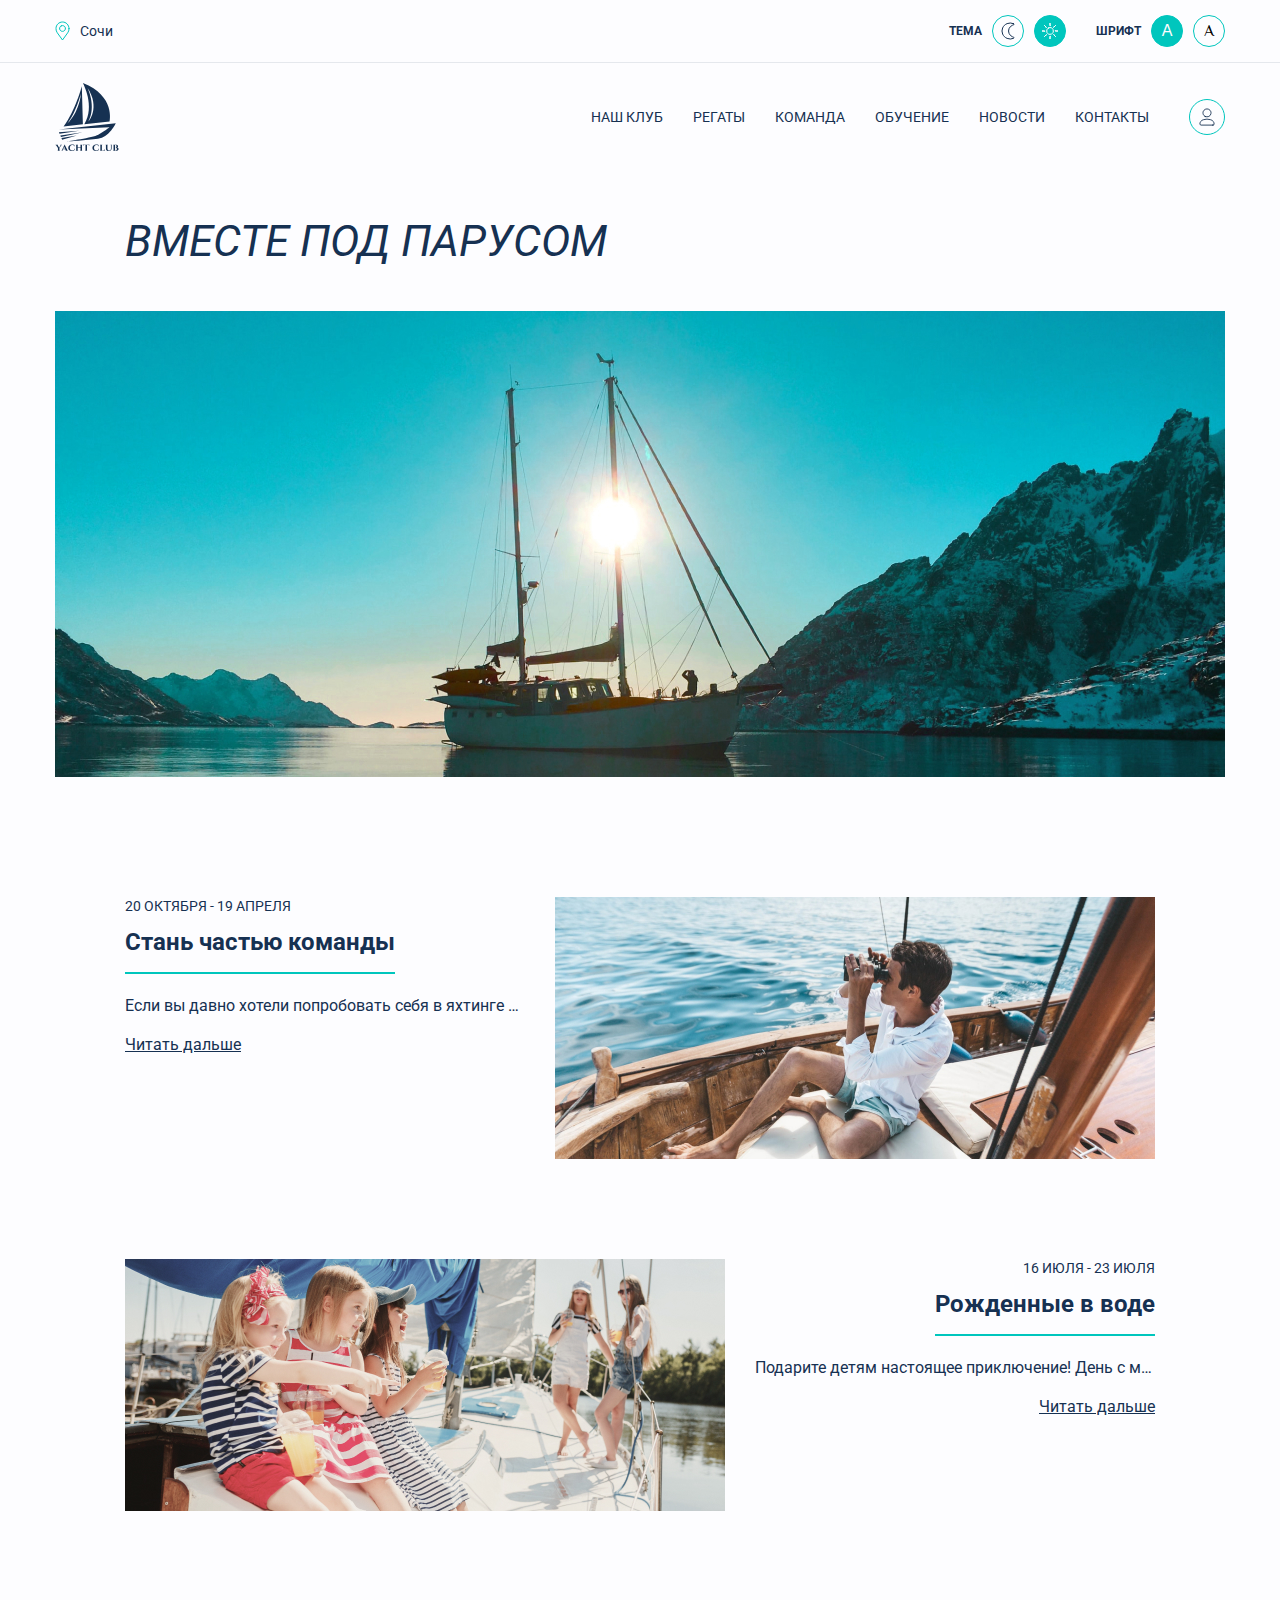
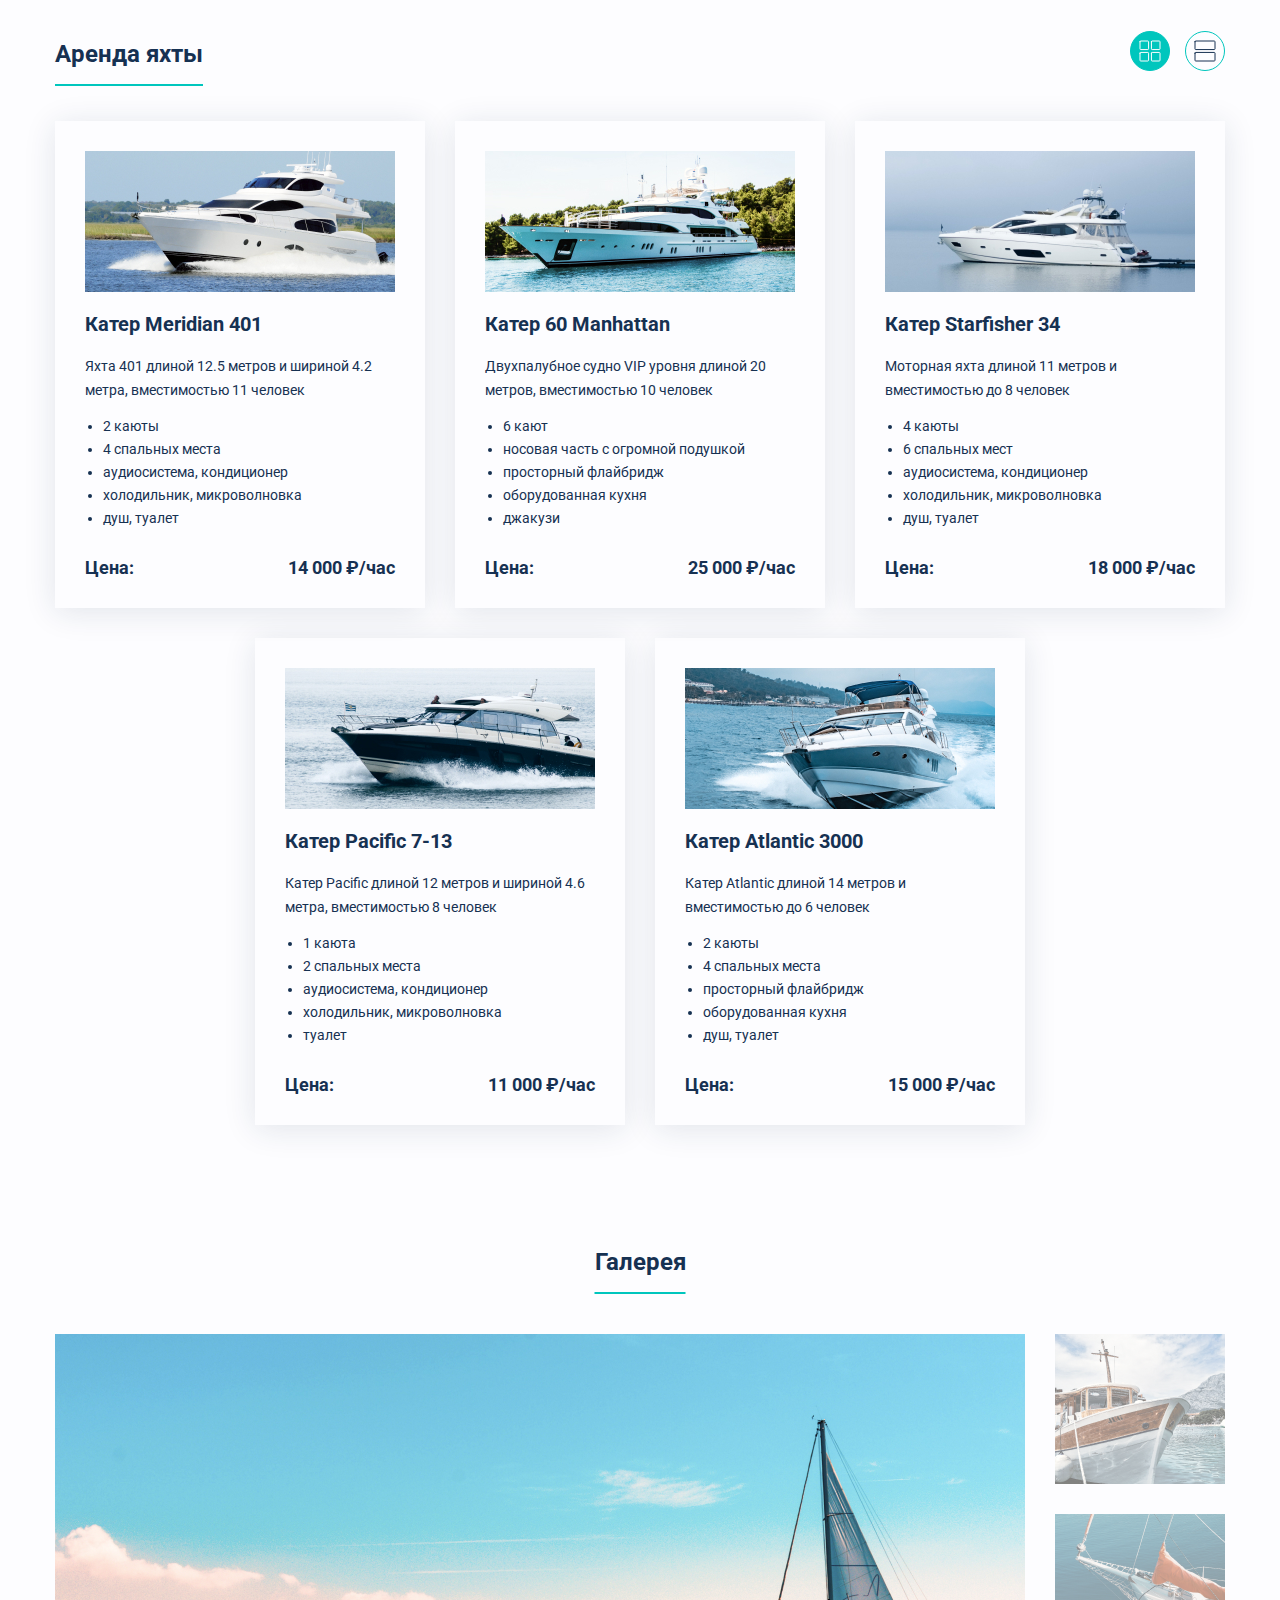
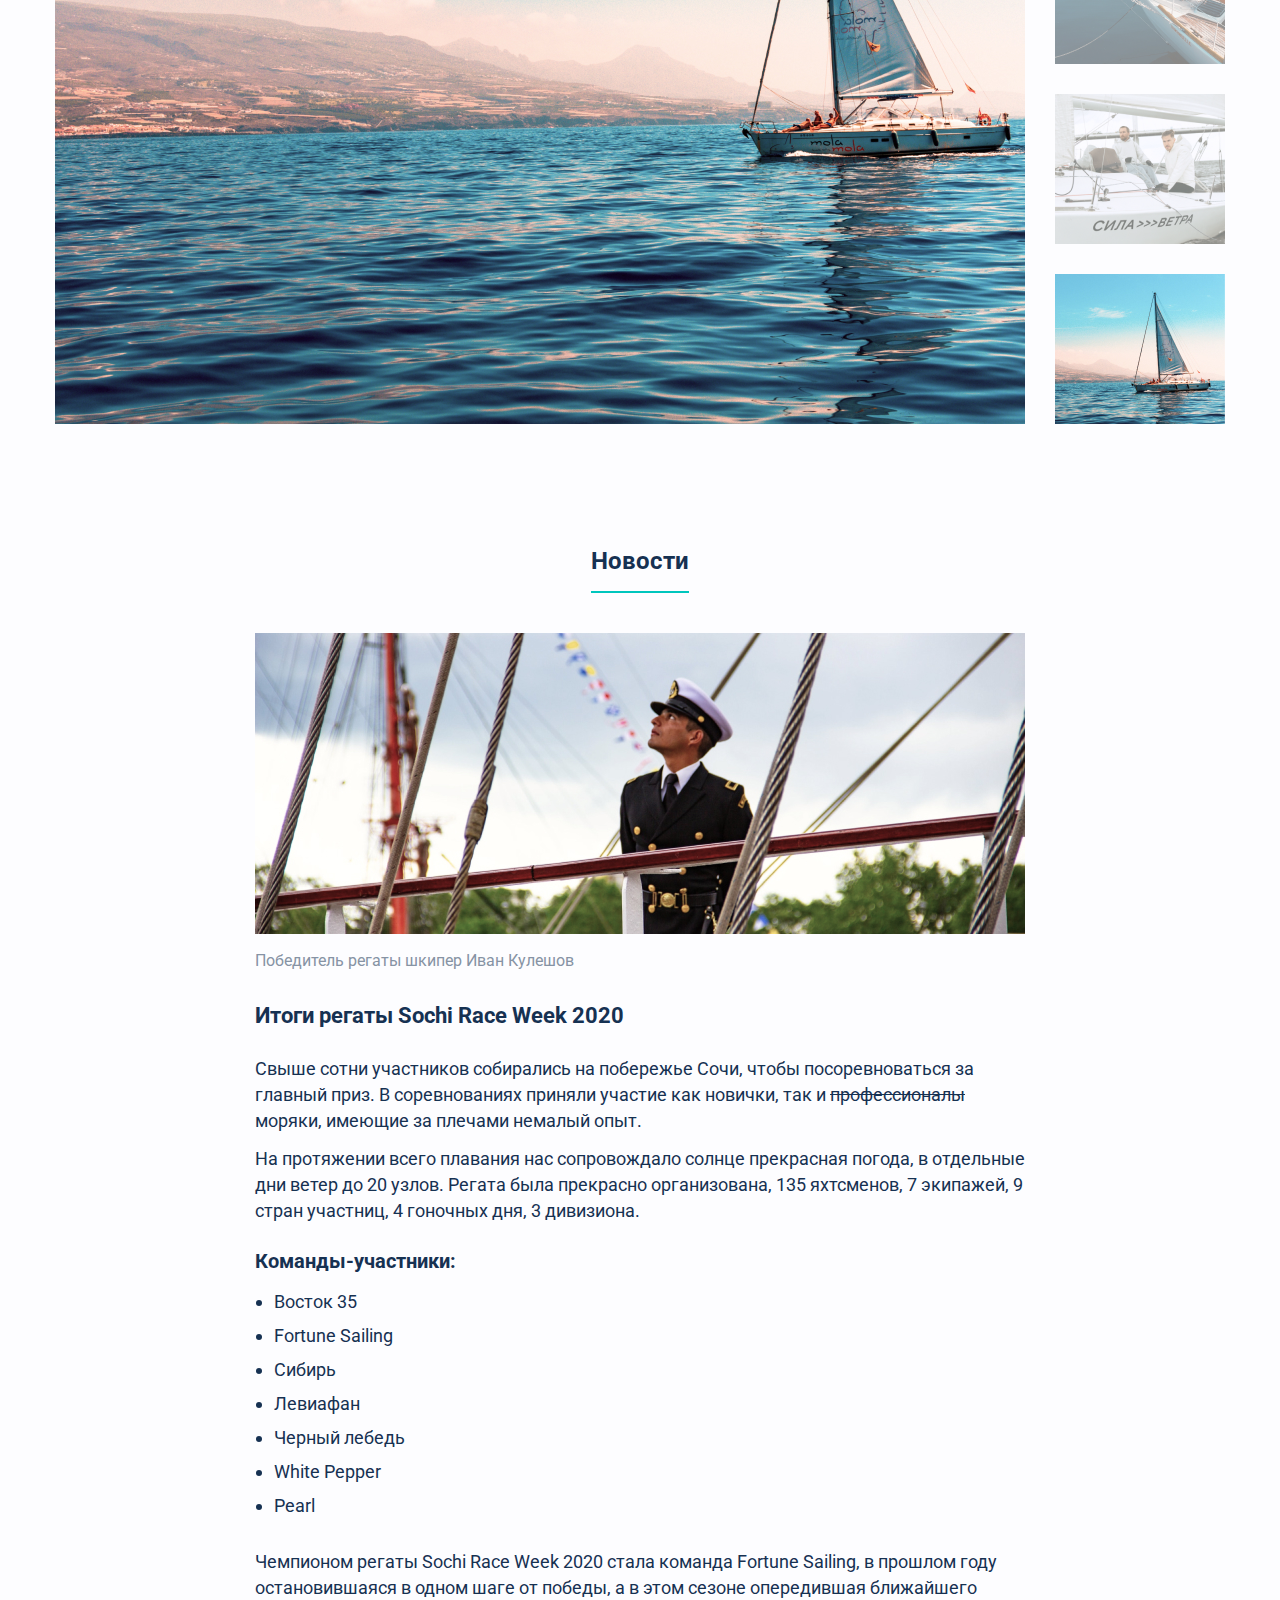
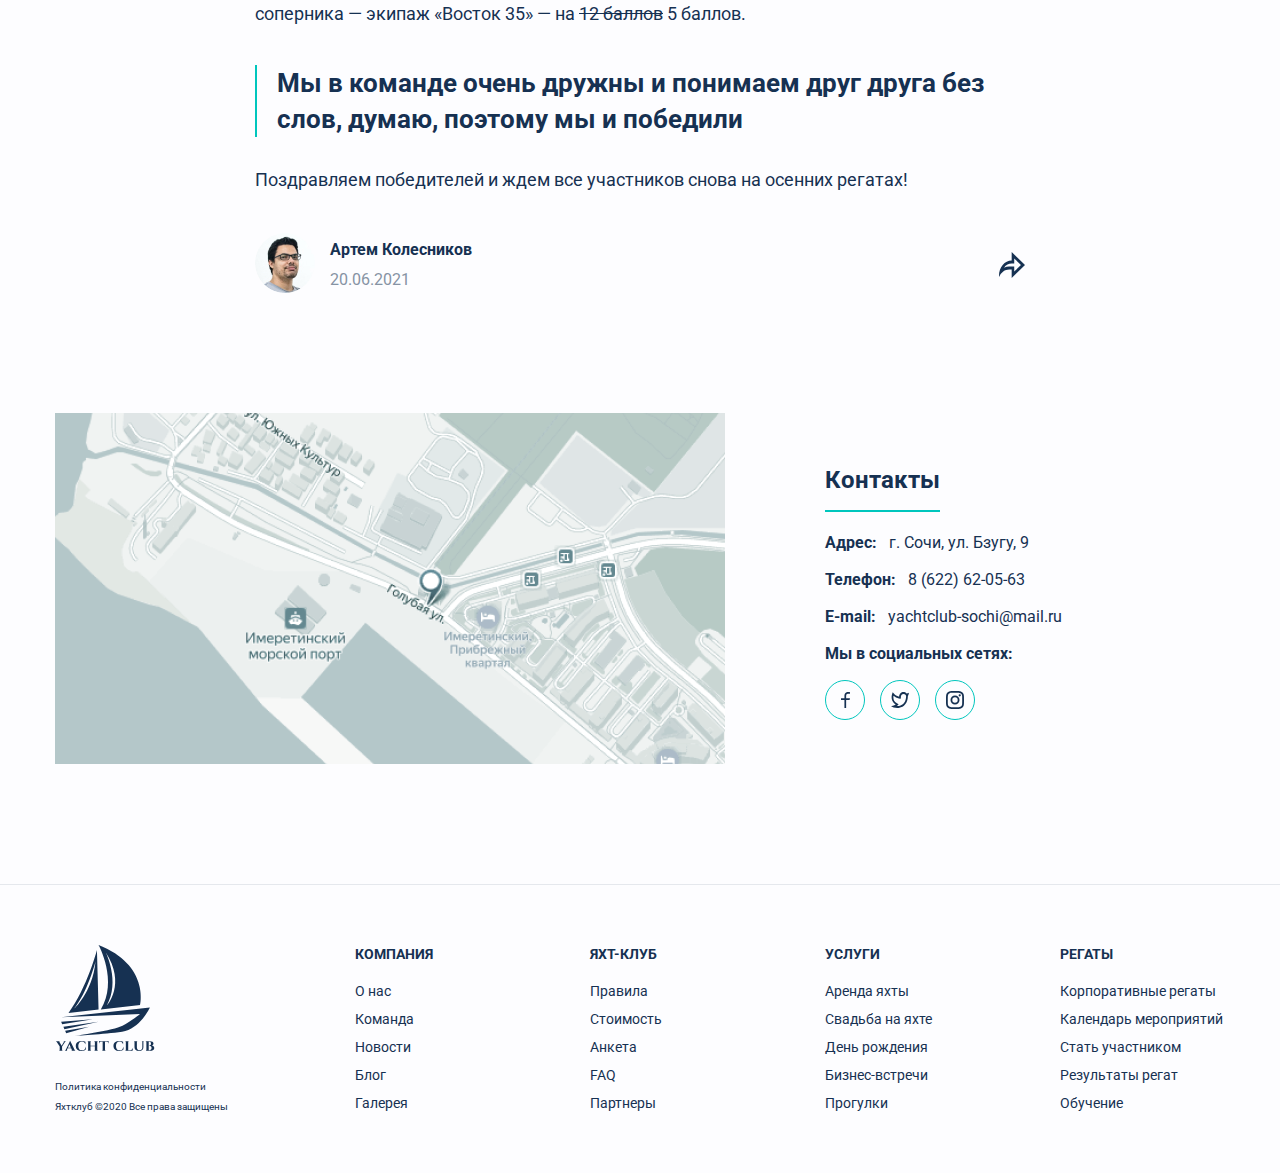
<file: 5. Development of interactive components/index.html>
<!DOCTYPE html>
<html lang="ru">
  <head>
    <meta charset="utf-8">
    <link rel="preconnect" href="https://fonts.googleapis.com">
    <link rel="preconnect" href="https://fonts.gstatic.com" crossorigin>
    <link href="https://fonts.googleapis.com/css2?family=Philosopher:ital,wght@0,400;0,700;1,400&family=Roboto:ital,wght@0,400;0,700;1,400&display=swap" rel="stylesheet">
    <link href="css/style.css" rel="stylesheet">
    <title>Яхт клуб</title>
  </head>
  <body class="page">
    <header class="page-header">
      <div class="services">
        <div class="services-content">
          <a class="location" href="#">Сочи</a>
          <p class="caption">Тема</p>
          <ul class="theme-switcher">
            <li>
              <button class="theme-button-dark" type="button"></button>
            </li>
            <li>
              <button class="theme-button-light active" type="button"></button>
            </li>
          </ul>
          <p class="caption">Шрифт</p>
          <ul class="fonts">
            <li>
              <button class="font-button-sans-serif active" type="button">А</button>
            </li>
            <li>
              <button class="font-button-serif" type="button">А</button>
            </li>
          </ul>
        </div>
      </div>
      <nav class="main-nav">
        <p class="logo">
          <img src="img/logo.svg" width="64" height="68" alt="Логотип яхт-клуба Yacht Club">
        </p>
        <ul class="site-navigation">
          <li class="site-navigation-item">
            <a href="#">Наш клуб</a>
          </li>
          <li class="site-navigation-item">
            <a href="#">Регаты</a>
          </li>
          <li class="site-navigation-item">
            <a href="#">Команда</a>
          </li>
          <li class="site-navigation-item">
            <a href="#">Обучение</a>
          </li>
          <li class="site-navigation-item">
            <a href="#">Новости</a>
          </li>
          <li class="site-navigation-item">
            <a href="#">Контакты</a>
          </li>
        </ul>
        <a class="signin" href="#">
          <img src="img/user.svg" width="16" height="18" alt="Кабинет пользователя">
        </a>
      </nav>
    </header>
    <main class="main-content">
      <section class="hero">
        <h1>Вместе под парусом</h1>
        <img src="img/main-photo-1.jpg" width="1170" height="466" alt="Парусное судно на закате">
      </section>
      <article class="blog-article blog-article-1 short">
        <div class="blog-article-content">
          <p class="blog-article-date"><time datetime="2021-10-20">20 октября</time> - <time datetime="2021-04-19">19 апреля</time></p>
          <h2>Стань частью команды</h2>
          <p class="blog-article-description">Если вы давно хотели попробовать себя в яхтинге – сейчас самое лучшее время! Мы набираем команду будущих шкиперов. За 6 вы станете настоящим капитаном и уже в следующем сезоне сможете самостоятельно выйти в море!</p>
          <button class="more" type="button">Читать дальше</button>
        </div>
        <img class="blog-article-img" src="img/blog-photo-1.jpg" width="600" height="262" alt="Мужчина на яхте смотрит в бинокль">
      </article>
      <article class="blog-article blog-article-2 short">
        <div class="blog-article-content">
          <p class="blog-article-date"><time datetime="2021-07-16">16 июля</time> - <time datetime="2021-07-23">23 июля</time></p>
          <h2>Рожденные в воде</h2>
          <p class="blog-article-description">Подарите детям настоящее приключение! День с морскими пиратами на корабле – это лучшая команда, веселые аниматоры, игры, соревнования, работа в команде и, конечно, море!</p>
          <button class="more" type="button">Читать дальше</button>
        </div>
        <img class="blog-article-img" src="img/blog-photo-2.jpg" width="600" height="252" alt="Дети и взрослые на яхте">
      </article>
      <section class="rent">
        <header>
          <h2>Аренда яхты</h2>
          <ul class="card-view-buttons">
            <li class="card-view-item">
              <button class="card-view-button-grid active" type="button"></button>
            </li>
            <li class="card-view-item">
              <button class="card-view-button-list" type="button"></button>
            </li>
          </ul>
        </header>
        <ul class="cards">
          <li class="card">
            <img class="card-img" src="img/photo-card-1.jpg" width="310" height="141" alt="Белая двухпалубная яхта">
            <div class="card-content">
              <h3 class="card-title">Катер Meridian 401</h3>
              <p class="card-description">Яхта 401 длиной 12.5 метров и шириной 4.2 метра, вместимостью 11 человек</p>
              <ul class="card-features">
                <li>2 каюты</li>
                <li>4 спальных места</li>
                <li>аудиосистема, кондиционер</li>
                <li>холодильник, микроволновка</li>
                <li>душ, туалет</li>
              </ul>
            </div>
            <p class="card-price">
              <span class="card-price-name">Цена:</span>
              <span class="card-price-value">14 000 ₽/час</span>
            </p>
          </li>
          <li class="card">
            <img class="card-img" src="img/photo-card-2.jpg" width="310" height="141" alt="Белая двухпалубная яхта">
            <div class="card-content">
              <h3 class="card-title">Катер 60 Manhattan</h3>
              <p class="card-description">Двухпалубное судно VIP уровня длиной 20 метров, вместимостью 10 человек</p>
              <ul class="card-features">
                <li>6 кают</li>
                <li>носовая часть с огромной подушкой</li>
                <li>просторный флайбридж</li>
                <li>оборудованная кухня</li>
                <li>джакузи</li>
              </ul>
            </div>
            <p class="card-price">
              <span class="card-price-name">Цена:</span>
              <span class="card-price-value">25 000 ₽/час</span>
            </p>
          </li>
          <li class="card">
            <img class="card-img" src="img/photo-card-3.jpg" width="310" height="141" alt="Белая яхта">
            <div class="card-content">
              <h3 class="card-title">Катер Starfisher 34</h3>
              <p class="card-description">Моторная яхта длиной 11 метров и вместимостью до 8 человек</p>
              <ul class="card-features">
                <li>4 каюты</li>
                <li>6 спальных мест</li>
                <li>аудиосистема, кондиционер</li>
                <li>холодильник, микроволновка</li>
                <li>душ, туалет</li>
              </ul>
            </div>
            <p class="card-price">
              <span class="card-price-name">Цена:</span>
              <span class="card-price-value">18 000 ₽/час</span>
            </p>
          </li>
          <li class="card">
            <img class="card-img" src="img/photo-card-4.jpg" width="310" height="141" alt="Белый катер">
            <div class="card-content">
              <h3 class="card-title">Катер Pacific 7-13</h3>
              <p class="card-description">Катер Pacific длиной 12 метров и шириной 4.6 метра, вместимостью 8 человек</p>
              <ul class="card-features">
                <li>1 каюта</li>
                <li>2 спальных места</li>
                <li>аудиосистема, кондиционер</li>
                <li>холодильник, микроволновка</li>
                <li>туалет</li>
              </ul>
            </div>
            <p class="card-price">
              <span class="card-price-name">Цена:</span>
              <span class="card-price-value">11 000 ₽/час</span>
            </p>
          </li>
          <li class="card">
            <img class="card-img" src="img/photo-card-5.jpg" width="310" height="141" alt="Белый катер">
            <div class="card-content">
              <h3 class="card-title">Катер Atlantic 3000</h3>
              <p class="card-description">Катер Atlantic длиной 14 метров и вместимостью до 6 человек</p>
              <ul class="card-features">
                <li>2 каюты</li>
                <li>4 спальных места</li>
                <li>просторный флайбридж</li>
                <li>оборудованная кухня</li>
                <li>душ, туалет</li>
              </ul>
            </div>
            <p class="card-price">
              <span class="card-price-name">Цена:</span>
              <span class="card-price-value">15 000 ₽/час</span>
            </p>
          </li>
        </ul>
      </section>
      <section class="gallery">
        <h2>Галерея</h2>
        <div class="slider">
          <img class="active-photo" src="img/gallery-photo-4.jpg" width="970" height="690" alt="">
          <ul class="preview-list">
            <li>
              <a href="img/gallery-photo-1.jpg">
                <img src="img/preview-gallery-photo-1.jpg" width="170" height="150" alt="">
              </a>
            </li>
            <li>
              <a href="img/gallery-photo-2.jpg">
                <img src="img/preview-gallery-photo-2.jpg" width="170" height="150" alt="">
              </a>
            </li>
            <li>
              <a href="img/gallery-photo-3.jpg">
                <img src="img/preview-gallery-photo-3.jpg" width="170" height="150" alt="">
              </a>
            </li>
            <li>
              <a href="img/gallery-photo-4.jpg" class="active-item">
                <img src="img/preview-gallery-photo-4.jpg" width="170" height="150" alt="">
              </a>
            </li>
          </ul>
        </div>
      </section>
      <section class="news">
        <h2>Новости</h2>
        <article class="post">
          <figure class="post-img">
            <img src="img/news-photo.jpg" width="770" height="301" alt="Человек в форме моряка на морском судне">
            <figcaption>Победитель регаты шкипер Иван Кулешов</figcaption>
          </figure>
          <div class="post-content">
            <h3>Итоги регаты Sochi Race Week 2020</h3>
            <p>Свыше сотни участников собирались на побережье Сочи, чтобы посоревноваться за главный приз. В соревнованиях приняли участие как новички, так и <del>профессионалы</del> <ins>моряки</ins>, имеющие за плечами немалый опыт.</p>
            <p>На протяжении всего плавания нас сопровождало солнце прекрасная погода, в отдельные дни ветер до 20 узлов. Регата была прекрасно организована, 135 яхтсменов, 7 экипажей, 9 стран участниц, 4 гоночных дня, 3 дивизиона.</p>
            <h4>Команды-участники:</h4>
            <ul>
              <li>Восток 35</li>
              <li>Fortune Sailing</li>
              <li>Сибирь</li>
              <li>Левиафан</li>
              <li>Черный лебедь</li>
              <li>White Pepper</li>
              <li>Pearl</li>
            </ul>
            <p>Чемпионом регаты Sochi Race Week 2020 стала команда Fortune Sailing, в прошлом году остановившаяся в одном шаге от победы, а в этом сезоне опередившая ближайшего соперника — экипаж «Восток 35» — на <del>12 баллов</del> <ins>5 баллов</ins>.</p>
            <blockquote>Мы в команде очень дружны и понимаем друг друга без слов, думаю, поэтому мы и победили</blockquote>
            <p>Поздравляем победителей и ждем все участников снова на осенних регатах!</p>
          </div>
          <footer class="post-footer">
            <img class="post-author-img" src="img/author.jpg" width="60" height="60" alt="Артем Колесников">
            <p class="post-meta">
              <a href="#">Артем Колесников</a>
              <time datetime="2021-06-20">20.06.2021</time>
            </p>
            <a class="post-share" href="#">
              <img src="img/share.svg" width="26" height="26" alt="Поделиться">
            </a>
          </footer>
        </article>
      </section>
      <section class="contacts">
        <div class="contacts-content">
          <h2>Контакты</h2>
          <ul class="contact-items">
            <li class="contact-item">
              <h3>Адрес:</h3>
              <address>г. Сочи, ул. Бзугу, 9</address>
            </li>
            <li class="contact-item">
              <h3>Телефон:</h3>
              <a href="tel:+7622620563">8 (622) 62-05-63</a>
            </li>
            <li class="contact-item">
              <h3>E-mail:</h3>
              <a href="mailto:yachtclub-sochi@mail.ru">yachtclub-sochi@mail.ru</a>
            </li>
            <li class="contact-item">
              <h3>Мы в социальных сетях:</h3>
              <ul class="social-list">
                <li class="social-item">
                  <a href="#">
                    <img src="img/facebook.svg" alt="Facebook" width="9" height="16">
                  </a>
                </li>
                <li class="social-item">
                  <a href="#">
                    <img src="img/twitter.svg" alt="Twitter" width="18" height="16">
                  </a>
                </li>
                <li class="social-item">
                  <a href="#">
                    <img src="img/instagram.svg" alt="Instagram" width="18" height="18">
                  </a>
                </li>
              </ul>
            </li>
          </ul>
        </div>
        <img class="contacts-img" src="img/map.png" width="670" height="351" alt="Карта с адресом яхт клуба">
      </section>
    </main>
    <footer class="main-footer">
      <div class="footer-container">
        <div class="footer-column">
          <p class="logo">
            <img src="img/logo.svg" width="100" height="106" alt="Логотип яхт клуба">
          </p>
          <p class="policy"><a href="#">Политика конфиденциальности</a></p>
          <p class="copyright">Яхтклуб ©2020 Все права защищены</p>
        </div>
        <ul class="footer-navigation-topics">
          <li class="footer-navigation-topic">
            <h2>Компания</h2>
            <ul class="footer-navigation">
              <li class="footer-navigation-item">
                <a href="#">О нас</a>
              </li>
              <li class="footer-navigation-item">
                <a href="#">Команда</a>
              </li>
              <li class="footer-navigation-item">
                <a href="#">Новости</a>
              </li>
              <li class="footer-navigation-item">
                <a href="#">Блог</a>
              </li>
              <li class="footer-navigation-item">
                <a href="#">Галерея</a>
              </li>
            </ul>
          </li>
          <li class="footer-navigation-topic">
            <h2>Яхт-клуб</h2>
            <ul class="footer-navigation">
              <li class="footer-navigation-item">
                <a href="#">Правила</a>
              </li>
              <li class="footer-navigation-item">
                <a href="#">Стоимость</a>
              </li>
              <li class="footer-navigation-item">
                <a href="#">Анкета</a>
              </li>
              <li class="footer-navigation-item">
                <a href="#">FAQ</a>
              </li>
              <li class="footer-navigation-item">
                <a href="#">Партнеры</a>
              </li>
            </ul>
          </li>
          <li class="footer-navigation-topic">
            <h2>Услуги</h2>
            <ul class="footer-navigation">
              <li class="footer-navigation-item">
                <a href="#">Аренда яхты</a>
              </li>
              <li class="footer-navigation-item">
                <a href="#">Свадьба на яхте</a>
              </li>
              <li class="footer-navigation-item">
                <a href="#">День рождения</a>
              </li>
              <li class="footer-navigation-item">
                <a href="#">Бизнес-встречи</a>
              </li>
              <li class="footer-navigation-item">
                <a href="#">Прогулки</a>
              </li>
            </ul>
          </li>
          <li class="footer-navigation-topic">
            <h2>Регаты</h2>
            <ul class="footer-navigation">
              <li class="footer-navigation-item">
                <a href="#">Корпоративные регаты</a>
              </li>
              <li class="footer-navigation-item">
                <a href="#">Календарь мероприятий</a>
              </li>
              <li class="footer-navigation-item">
                <a href="#">Стать участником</a>
              </li>
              <li class="footer-navigation-item">
                <a href="#">Результаты регат</a>
              </li>
              <li class="footer-navigation-item">
                <a href="#">Обучение</a>
              </li>
            </ul>
          </li>
        </ul>
      </div>
    </footer>
  </body>
  <script src="theme.js"></script>
  <script src="hidden.js"></script>
  <script src="layout-card.js"></script>
  <script src="switch.js"></script>
</html>
</file>
<file: 2.1. Graphics and basic styling/css/style.css>
body {
    font-size: 16px;
    font-style: normal;
    color: #163152;
    font-weight: 400;
    line-height: 24px;
    font-family: 'Roboto', sans-serif;
    background-color: #FDFDFF;
}

.navigation-list {
    font-size: 14px;
    line-height: 18px;
    text-transform: uppercase;
}

.navigation-list a {
    text-decoration: none;
    color: #163152;
}

.hero h1 {
    font-size: 44px;
    font-style: italic;
    font-weight: 400;
    line-height: 60px; /* 136.364% */
}

.article-1 .date {
    font-size: 14px;
    line-height: 18px;
    text-transform: uppercase;
}

.article-2 .date {
    text-align: right;
    font-size: 14px;
    line-height: 18px;
    text-transform: uppercase;
}

.article-1 h2 {
    font-size: 24px;
    font-weight: 700;
    line-height: 34px;
    text-decoration: underline;
    text-decoration-thickness: 2px;
    text-underline-position: under;
    text-underline-offset: 15px;
    text-decoration-color: #00c6bd;
}

.article-2 h2 {
    font-size: 24px;
    font-weight: 700;
    line-height: 34px;
    text-align: right;
    text-decoration: underline;
    text-decoration-thickness: 2px;
    text-underline-position: under;
    text-underline-offset: 15px;
    text-decoration-color: #00c6bd;
}
.article-2 .information {
    text-align: right;
}

.contacts h2 {
    font-size: 24px;
    font-weight: 700;
    line-height: 34px;
    text-decoration: underline;
    text-decoration-thickness: 2px;
    text-underline-position: under;
    text-underline-offset: 15px;
    text-decoration-color: #00c6bd;
}

.contacts h3 {
    font-size: 16px;
    font-weight: 700;
    line-height: 22px;
}

.contacts-item .p {
    font-size: 16px;
    line-height: 22px;
}

.contacts-item a {
    text-decoration: none;
    color: #163152;
}

.logo {
    font-size: 10px;
    line-height: 12px;
}

footer a {
    color: #163152;
    text-decoration: none;
}

footer h2 {
    font-size: 14px;
    font-weight: 700;
    line-height: 18px;
    text-transform: uppercase;
}

.footer-information {
    font-size: 14px;
    line-height: 16px;
}
</file>
<file: 2.2. Graphics and basic styling/css/style.css>
body {
    font-size: 16px;
    font-style: normal;
    color: #163152;
    font-weight: 400;
    line-height: 24px;
    font-family: 'Roboto', sans-serif;
    background-color: #FDFDFF;
}

.navigation-list {
    font-size: 14px;
    line-height: 18px;
    text-transform: uppercase;
}

.hero h1 {
    font-size: 44px;
    font-style: italic;
    font-weight: 400;
    line-height: 60px; /* 136.364% */
}

.article-1 .date {
    font-size: 14px;
    line-height: 18px;
    text-transform: uppercase;
}

.article-2 .date {
    text-align: right;
    font-size: 14px;
    line-height: 18px;
    text-transform: uppercase;
}

.article-1 h2 {
    font-size: 24px;
    font-weight: 700;
    line-height: 34px;
    text-decoration: underline;
    text-decoration-thickness: 2px;
    text-underline-position: under;
    text-underline-offset: 15px;
    text-decoration-color: #00c6bd;
}

.article-2 h2 {
    font-size: 24px;
    font-weight: 700;
    line-height: 34px;
    text-align: right;
    text-decoration: underline;
    text-decoration-thickness: 2px;
    text-underline-position: under;
    text-underline-offset: 15px;
    text-decoration-color: #00c6bd;
}
.article-2 .information {
    text-align: right;
}

.contacts h2 {
    font-size: 24px;
    font-weight: 700;
    line-height: 34px;
    text-decoration: underline;
    text-decoration-thickness: 2px;
    text-underline-position: under;
    text-underline-offset: 15px;
    text-decoration-color: #00c6bd;
}

.contacts h3 {
    font-weight: 700;
    line-height: 22px;
}

.contacts-item .p {
    line-height: 22px;
}

.logo {
    font-size: 10px;
    line-height: 12px;
}

footer a {
    color: #163152;
    text-decoration: none;
}

.navigation-list a {
    text-decoration: none;
    color: #163152;
}

.contacts-item a {
    text-decoration: none;
    color: #163152;
}

footer h2 {
    font-size: 14px;
    font-weight: 700;
    line-height: 18px;
    text-transform: uppercase;
}

.footer-information {
    font-size: 14px;
    line-height: 16px;
}

.news-heading {
    font-size: 24px;
    text-align: center;
    font-weight: 700;
    line-height: 34px;
    text-decoration: underline;
    text-decoration-thickness: 2px;
    text-underline-position: under;
    text-underline-offset: 15px;
    text-decoration-color: #00c6bd;
}

.news-picture-caption {
    color: #8693a4;
    font-size: 16px;
    line-height: 19px;
    margin: 0;
}

.news h3 {
    font-size: 22px;
    font-weight: 700;
    line-height: 26px;
}

.news-text {
    font-size: 18px;
    line-height: 26px;
}

.news-text span {
    text-decoration-line: line-through;
}

.news-teams {
    font-size: 18px;
    line-height: 26px;
}

.news-teams-heading {
    font-size: 20px;
    font-style: normal;
    font-weight: 700;
    line-height: 26px;
}

.news-quote {
    font-size: 26px;
    font-style: normal;
    font-weight: 700;
    line-height: 36px;
    text-align: center;
}

.news-author {
    font-size: 16px;
    font-weight: 700;
    line-height: 19px;
}
</file>
<file: 3.1. Grids/css/style.css>
body {
    font-size: 16px;
    font-style: normal;
    color: #163152;
    font-weight: 400;
    line-height: 24px;
    font-family: 'Roboto', sans-serif;
    background-color: #FDFDFF;
}

.header-navigation {
    font-size: 14px;
    line-height: 18px;
    text-transform: uppercase;
}

.hero h1 {
    font-size: 44px;
    font-style: italic;
    font-weight: 400;
    line-height: 60px; /* 136.364% */
}

.article-1 .date {
    font-size: 14px;
    line-height: 18px;
    text-transform: uppercase;
}

.article-2 .date {
    font-size: 14px;
    line-height: 18px;
    text-transform: uppercase;
}

.article-1 h2 {
    font-size: 24px;
    font-weight: 700;
    line-height: 34px;
    text-decoration: underline;
    text-decoration-thickness: 2px;
    text-underline-position: under;
    text-underline-offset: 15px;
    text-decoration-color: #00c6bd;
}

.article-2 h2 {
    font-size: 24px;
    font-weight: 700;
    line-height: 34px;
    text-decoration: underline;
    text-decoration-thickness: 2px;
    text-underline-position: under;
    text-underline-offset: 15px;
    text-decoration-color: #00c6bd;
}

.contacts h2 {
    font-size: 24px;
    font-weight: 700;
    line-height: 34px;
    text-decoration: underline;
    text-decoration-thickness: 2px;
    text-underline-position: under;
    text-underline-offset: 15px;
    text-decoration-color: #00c6bd;
}

.contacts h3 {
    font-weight: 700;
    line-height: 22px;
}

.contacts-item .p {
    line-height: 22px;
}

.footer-logo {
    font-size: 10px;
    line-height: 12px;
}

footer a {
    color: #163152;
    text-decoration: none;
}

.header-navigation a {
    text-decoration: none;
    color: #163152;
}

.contacts-item a {
    text-decoration: none;
    color: #163152;
}

footer h2 {
    font-size: 14px;
    font-weight: 700;
    line-height: 18px;
    text-transform: uppercase;
}

.footer-information {
    font-size: 14px;
    line-height: 16px;
}

.news-heading {
    font-size: 24px;
    text-align: center;
    font-weight: 700;
    line-height: 34px;
    text-decoration: underline;
    text-decoration-thickness: 2px;
    text-underline-position: under;
    text-underline-offset: 15px;
    text-decoration-color: #00c6bd;
}

.news-picture-caption {
    color: #8693a4;
    font-size: 16px;
    line-height: 19px;
    margin: 0;
}

.news h3 {
    font-size: 22px;
    font-weight: 700;
    line-height: 26px;
}

.news-text {
    font-size: 18px;
    line-height: 26px;
}

.news-text span {
    text-decoration-line: line-through;
}

.news-teams {
    font-size: 18px;
    line-height: 26px;
}

.news-teams-heading {
    font-size: 20px;
    font-style: normal;
    font-weight: 700;
    line-height: 26px;
}

.news-quote {
    font-size: 26px;
    font-style: normal;
    font-weight: 700;
    line-height: 36px;
}

.news-author {
    font-size: 16px;
    font-weight: 700;
    line-height: 19px;
}


/* СЕТКА */
h1, h2 {
    margin: 0;
    padding: 0;
}

body {
    padding: 0;
    margin: 0;
}

header {
    width: 1280px;
    margin: 0 auto;
    padding: 20px 0;
    margin-bottom: 40px;
}

main {
    width: 1280px;
    padding: 0;
    margin: 0 auto;
    margin-bottom: 120px;
}

footer {
    width: 100%;
    padding: 60px 0;
    margin: 0;
}

.header {
    width: 1170px;
    margin: 0 auto;
    display: flex;
    justify-content: space-between;
}

.header-logotype {
    width: 64px;
    margin-right: 471px;
}

.header-navigation {
    width: 559px;
    padding: 0;
    margin: 0;
    list-style: none;
}

.header-navigation li {
    margin: 5px 0;
}

.header-account {
    width: 36px;
    margin-left: 40px;
}

.hero {
    width: 1170px;
    margin: 0 auto;
    justify-content: space-between;
    margin-bottom: 120px;
}

h1 {
    margin: 0;
    padding: 0;
    margin-bottom: 40px;
}

.article-1 {
    width: 1030px;
    margin: 0 auto;
    display: flex;
    justify-content: space-between;
    margin-bottom: 100px;
}

.article-1-information {
    width: 400px;
    margin-right: 30px;
}

.article-1-information-text {
    margin-top: 35px;
}

.article-2 {
    width: 1030px;
    margin: 0 auto;
    display: flex;
    justify-content: space-between;
    margin-bottom: 120px;
}

.article-2-information {
    width: 400px;
    order: 1;
    margin-left: 30px;
}

.article-2-information-text {
    margin-top: 35px;
}

.news {
    width: 770px;
    margin: 0 auto;
    margin-bottom: 120px;
}

.news h2 {
    height: 34px;
}

.news figure {
    padding: 0;
    margin: 0;
    margin-top: 55px;
}

.news-quote {
    margin: 38px 0 30px 20px;
    padding: 0;
}

.contacts {
    width: 1170px;
    margin: 0 auto;
    display: flex;
    justify-content: space-between;
}

h2 {
    margin: 0;
    padding: 0;
}

.contacts-information {
    width: 400px;
}

.contacts-photo {
    width: 670px;
    margin-right: 100px;
    order: -1;
}

.contacts h2 {
    margin-bottom: 35px;
}

.footer {
    width: 1280px;
    margin: 0 auto;
    display: flex;
    justify-content: space-between;
}

.footer-logo {
    width: 175px;
    margin-right: 125px;
    margin-left: 55px;
}

.footer-navigation-topics {
    width: 870px;
    display: flex;
    padding: 0;
    margin: 0;
    list-style: none;
    margin-right: 55px;
}

.footer-information {
    list-style: none;
    margin: 0;
    padding: 0;
}

.footer-navigation-topics-li {
    width: 165px;
    margin-right: 70px;
}

.footer-navigation-topics-li h2 {
    margin-bottom: 20px;
}

.footer-navigation-topics-li:last-child {
    margin-right: 0;
}
</file>
<file: 3.1. Grids/css/outline.css>
:root {
  --outlines-shown: 1;
  --outline-hint-scale: 1;

  --outline-1-enabled: 1;
  --outline-2-enabled: 1;
  --outline-3-enabled: 1;
  --outline-4-enabled: 0;
  --outline-5-enabled: 0;
  --outline-6-enabled: 0;
}

body,
body > *,
body > * > *,
body > * > * > *,
body > * > * > * > *,
body > * > * > * > * > *,
body > * > * > * > * > * > * {
  position: relative;
}

body > *::before,
body > * > *::before,
body > * > * > *::before,
body > * > * > * > *::before,
body > * > * > * > * > *::before,
body > * > * > * > * > * > *::before {
  position: absolute;
  top: 2px;
  left: 2px;
  padding: 0 10px 2px;
  font-family: "Courier New", monospace;
  font-weight: bold;
  font-size: 14px;
  line-height: 18px;
  letter-spacing: initial;
  text-transform: lowercase;
  white-space: nowrap;
  z-index: 1;
  transform: scale(var(--outline-hint-scale, 1));
  transform-origin: 0 0;
  pointer-events: none;
}

body > *::after,
body > * > *::after,
body > * > * > *::after,
body > * > * > * > *::after,
body > * > * > * > * > *::after,
body > * > * > * > * > * > *::after {
  position: absolute;
  content: "";
  top: 0;
  left: 0;
  bottom: 0;
  right: 0;
  pointer-events: none;
}


/* 1 уровень сеточных блоков */

body > *::before,
body > *::after,
body > img {
  z-index: 1;
  --outline-alpha-1: calc(var(--outline-1-enabled, 0) * var(--outlines-shown, 0));
}

body > *::before {
  --hint-text: 'class="' attr(class) '"';
  content: var(--hint-text);
  color: rgba(255, 255, 255, var(--outline-alpha-1));
  background: rgba(76, 169, 255, calc(0.7 * var(--outline-alpha-1)));
}

body > *::after {
  border: 2px solid rgba(76, 169, 255, calc(0.7 * var(--outline-alpha-1)));
  background: rgba(76, 169, 255, calc(0.1 * var(--outline-alpha-1)));
}

body > img {
  z-index: calc(1 * var(--outline-alpha-1));
  outline: 2px solid rgba(76, 169, 255, calc(0.7 * var(--outline-alpha-1)));
  outline-offset: -2px;
}

/* 2 уровень сеточных блоков */

body > * > *::before,
body > * > *::after,
body > * > img {
  z-index: 2;
  --outline-alpha-2: calc(var(--outline-2-enabled, 0) * var(--outlines-shown, 0));
}

body > * > *::before {
  --hint-text: 'class="' attr(class) '"';
  content: var(--hint-text);
  color: rgba(255, 255, 255, var(--outline-alpha-2));
  background: rgba(255, 107, 0, calc(0.7 * var(--outline-alpha-2)));
}

body > * > *::after {
  border: 2px solid rgba(255, 107, 0, calc(0.7 * var(--outline-alpha-2)));
  background: rgba(255, 107, 0, calc(0.1 * var(--outline-alpha-2)));
}

body > * > img {
  z-index: calc(2 * var(--outline-alpha-2));
  outline: 2px solid rgba(255, 107, 0, calc(0.7 * var(--outline-alpha-2)));
  outline-offset: -2px;
}


/* 3 уровень сеточных блоков */

body > * > * > *::before,
body > * > * > *::after,
body > * > * > img {
  z-index: 3;
  --outline-alpha-3: calc(var(--outline-3-enabled, 0) * var(--outlines-shown, 0));
}

body > * > * > *::before {
  --hint-text: 'class="' attr(class) '"';
  content: var(--hint-text);
  color: rgba(255, 255, 255, var(--outline-alpha-3));
  background: rgba(116, 76, 230, calc(0.7 * var(--outline-alpha-3)));
}

body > * > * > *::after {
  border: 2px solid rgba(116, 76, 230, calc(0.7 * var(--outline-alpha-3)));
  background: rgba(116, 76, 230, calc(0.1 * var(--outline-alpha-3)));
}

body > * > * > img {
  z-index: calc(3 * var(--outline-alpha-3));
  outline: 2px solid rgba(116, 76, 230, calc(0.7 * var(--outline-alpha-3)));
  outline-offset: -2px;
}

/* 4 уровень сеточных блоков */

body > * > * > * > *::before,
body > * > * > * > *::after,
body > * > * > * > img {
  z-index: 4;
  --outline-alpha-4: calc(var(--outline-4-enabled, 0) * var(--outlines-shown, 0));
}

body > * > * > * > *::before {
  --hint-text: 'class="' attr(class) '"';
  content: var(--hint-text);
  color: rgba(255, 255, 255, var(--outline-alpha-4));
  background: rgba(78, 181, 67, calc(0.7 * var(--outline-alpha-4)));
}

body > * > * > * > *::after {
  border: 2px solid rgba(78, 181, 67, calc(0.7 * var(--outline-alpha-4)));
  background: rgba(78, 181, 67, calc(0.1 * var(--outline-alpha-4)));
}

body > * > * > * > img {
  z-index: calc(4 * var(--outline-alpha-4));
  outline: 2px solid rgba(78, 181, 67, calc(0.7 * var(--outline-alpha-4)));
  outline-offset: -2px;
}


/* 5 уровень сеточных блоков */
body > * > * > * > * > *::before,
body > * > * > * > * > *::after,
body > * > * > * > * > img {
  z-index: 5;
  --outline-alpha-5: calc(var(--outline-5-enabled, 0) * var(--outlines-shown, 0));
}

body > * > * > * > * > *::before {
  --hint-text: 'class="' attr(class) '"';
  content: var(--hint-text);
  color: rgba(255, 255, 255, var(--outline-alpha-5));
  background: rgba(239, 51, 255, calc(0.7 * var(--outline-alpha-5)));
}

body > * > * > * > * > *::after {
  border: 2px solid rgba(239, 51, 255, calc(0.7 * var(--outline-alpha-5)));
  background: rgba(239, 51, 255, calc(0.1 * var(--outline-alpha-5)));
}

body > * > * > * > * > img {
  z-index: calc(5 * var(--outline-alpha-5));
  outline: 2px solid rgba(239, 51, 255, calc(0.7 * var(--outline-alpha-5)));
  outline-offset: -2px;
}

/* 6 уровень сеточных блоков */
body > * > * > * > * > * > *::before,
body > * > * > * > * > * > *::after,
body > * > * > * > * > * > img {
  z-index: 6;
  --outline-alpha-6: calc(var(--outline-6-enabled, 0) * var(--outlines-shown, 0));
}

body > * > * > * > * > * > *::before {
  --hint-text: 'class="' attr(class) '"';
  content: var(--hint-text);
  color: rgba(255, 255, 255, var(--outline-alpha-6));
  background: rgba(255, 191, 0, calc(0.7 * var(--outline-alpha-6)));
}

body > * > * > * > * > * > *::after {
  border: 2px solid rgba(255, 191, 0, calc(0.7 * var(--outline-alpha-6)));
  background: rgba(255, 191, 0, calc(0.1 * var(--outline-alpha-6)));
}

body > * > * > * > * > * > img {
  z-index: calc(6 * var(--outline-alpha-6));
  outline: 2px solid rgba(255, 191, 0, calc(0.7 * var(--outline-alpha-6)));
  outline-offset: -2px;
}
</file>
<file: 3.1. Grids/css/outline-settings.css>
/*
  Прячем подписи у блоков. Эту настройку не меняйте. Используйте как есть.
*/
:root {
  --outline-hint-scale: 0;
}

/*
  - Контейнер для колонок навигации (он же правая колонка всего подвала) должен иметь класс "footer-navigation-topics".
  - Контейнер для колонок навигации (он же правая колонка всего подвала) должен находится на 4 уровне вложенности от body.
*/
.footer-navigation-topics {
  --outline-4-enabled: 1;
}
</file>
<file: 3.2. Grids/css/style.css>
body {
    font-size: 16px;
    font-style: normal;
    color: #163152;
    font-weight: 400;
    line-height: 24px;
    font-family: 'Roboto', sans-serif;
    background-color: #FDFDFF;
}

.header-navigation {
    font-size: 14px;
    line-height: 18px;
    text-transform: uppercase;
}

.hero h1 {
    font-size: 44px;
    font-style: italic;
    font-weight: 400;
    line-height: 60px; /* 136.364% */
}

.article-1 .date {
    font-size: 14px;
    line-height: 18px;
    text-transform: uppercase;
}

.article-2 .date {
    font-size: 14px;
    line-height: 18px;
    text-transform: uppercase;
}

.article-1 h2 {
    font-size: 24px;
    font-weight: 700;
    line-height: 34px;
    text-decoration: underline;
    text-decoration-thickness: 2px;
    text-underline-position: under;
    text-underline-offset: 15px;
    text-decoration-color: #00c6bd;
}

.article-2 h2 {
    font-size: 24px;
    font-weight: 700;
    line-height: 34px;
    text-decoration: underline;
    text-decoration-thickness: 2px;
    text-underline-position: under;
    text-underline-offset: 15px;
    text-decoration-color: #00c6bd;
}

.gallery h2 {
    font-size: 24px;
    text-align: center;
    font-weight: 700;
    line-height: 34px;
    text-decoration: underline;
    text-decoration-thickness: 2px;
    text-underline-position: under;
    text-underline-offset: 15px;
    text-decoration-color: #00c6bd;
}

.contacts h2 {
    font-size: 24px;
    font-weight: 700;
    line-height: 34px;
    text-decoration: underline;
    text-decoration-thickness: 2px;
    text-underline-position: under;
    text-underline-offset: 15px;
    text-decoration-color: #00c6bd;
}

.contacts h3 {
    font-weight: 700;
    line-height: 22px;
}

.contacts-item .p {
    line-height: 22px;
}

.footer-logo {
    font-size: 10px;
    line-height: 12px;
}

footer a {
    color: #163152;
    text-decoration: none;
}

.header-navigation a {
    text-decoration: none;
    color: #163152;
}

.contacts-item a {
    text-decoration: none;
    color: #163152;
}

footer h2 {
    font-size: 14px;
    font-weight: 700;
    line-height: 18px;
    text-transform: uppercase;
}

.footer-information {
    font-size: 14px;
    line-height: 16px;
}

.news-heading {
    font-size: 24px;
    text-align: center;
    font-weight: 700;
    line-height: 34px;
    text-decoration: underline;
    text-decoration-thickness: 2px;
    text-underline-position: under;
    text-underline-offset: 15px;
    text-decoration-color: #00c6bd;
}

.news-picture-caption {
    color: #8693a4;
    font-size: 16px;
    line-height: 19px;
    margin: 0;
}

.news h3 {
    font-size: 22px;
    font-weight: 700;
    line-height: 26px;
}

.news-text {
    font-size: 18px;
    line-height: 26px;
}

.news-text span {
    text-decoration-line: line-through;
}

.news-teams {
    font-size: 18px;
    line-height: 26px;
}

.news-teams-heading {
    font-size: 20px;
    font-style: normal;
    font-weight: 700;
    line-height: 26px;
}

.news-quote {
    font-size: 26px;
    font-style: normal;
    font-weight: 700;
    line-height: 36px;
}

.news-author {
    font-size: 16px;
    font-weight: 700;
    line-height: 19px;
}


/* СЕТКА */
h1, h2 {
    margin: 0;
    padding: 0;
}

body {
    padding: 0;
    margin: 0;
}

header {
    width: 1280px;
    margin: 0 auto;
    padding: 20px 0;
    margin-bottom: 40px;
}

main {
    width: 1280px;
    padding: 0;
    margin: 0 auto;
    margin-bottom: 120px;
}

footer {
    width: 100%;
    padding: 60px 0;
    margin: 0;
}

.header {
    width: 1170px;
    margin: 0 auto;
    display: flex;
    justify-content: space-between;
}

.header-logotype {
    width: 64px;
    margin-right: 471px;
}

.header-navigation {
    width: 559px;
    padding: 0;
    margin: 0;
    list-style: none;
}

.header-navigation li {
    margin: 5px 0;
}

.header-account {
    width: 36px;
    margin-left: 40px;
}

.hero {
    width: 1170px;
    margin: 0 auto;
    justify-content: space-between;
    margin-bottom: 120px;
}

h1 {
    margin: 0;
    padding: 0;
    margin-bottom: 40px;
}

.article-1 {
    width: 1030px;
    margin: 0 auto;
    display: flex;
    justify-content: space-between;
    margin-bottom: 100px;
}

.article-1-information {
    width: 400px;
    margin-right: 30px;
}

.article-1-information-text {
    margin-top: 35px;
}

.article-2 {
    width: 1030px;
    margin: 0 auto;
    display: flex;
    justify-content: space-between;
    margin-bottom: 120px;
}

.article-2-information {
    width: 400px;
    order: 1;
    margin-left: 30px;
}

.article-2-information-text {
    margin-top: 35px;
}

.gallery {
    width: 1170px;
    margin: 0 auto;
    margin-bottom: 120px;
}

.gallery h2 {
    margin-bottom: 55px;
}

.gallery-photo {
    display: flex;
    justify-content: space-between;
}

.gallery-photo-list {
    margin: 0;
    padding: 0;
    list-style: none;
}

.gallery-photo-list li {
    margin-bottom: 30px;
}

.gallery-photo-list li:last-child {
    margin-bottom: 0;
}

.news {
    width: 770px;
    margin: 0 auto;
    margin-bottom: 120px;
}

.news h2 {
    height: 34px;
}

.news figure {
    padding: 0;
    margin: 0;
    margin-top: 55px;
}

.news-quote {
    margin: 38px 0 30px 20px;
    padding: 0;
}

.contacts {
    width: 1170px;
    margin: 0 auto;
    display: flex;
    justify-content: space-between;
}

h2 {
    margin: 0;
    padding: 0;
}

.contacts-information {
    width: 400px;
}

.contacts-photo {
    width: 670px;
    margin-right: 100px;
    order: -1;
}

.contacts h2 {
    margin-bottom: 35px;
}

.footer {
    width: 1280px;
    margin: 0 auto;
    display: flex;
    justify-content: space-between;
}

.footer-logo {
    width: 175px;
    margin-right: 125px;
    margin-left: 55px;
}

.footer-navigation-topics {
    width: 870px;
    display: flex;
    padding: 0;
    margin: 0;
    list-style: none;
    margin-right: 55px;
}

.footer-information {
    list-style: none;
    margin: 0;
    padding: 0;
}

.footer-navigation-topics-li {
    width: 165px;
    margin-right: 70px;
}

.footer-navigation-topics-li h2 {
    margin-bottom: 20px;
}

.footer-navigation-topics-li:last-child {
    margin-right: 0;
}
</file>
<file: 3.2. Grids/css/outline.css>
:root {
  --outlines-shown: 1;
  --outline-hint-scale: 1;

  --outline-1-enabled: 1;
  --outline-2-enabled: 1;
  --outline-3-enabled: 1;
  --outline-4-enabled: 0;
  --outline-5-enabled: 0;
  --outline-6-enabled: 0;
}

body,
body > *,
body > * > *,
body > * > * > *,
body > * > * > * > *,
body > * > * > * > * > *,
body > * > * > * > * > * > * {
  position: relative;
}

body > *::before,
body > * > *::before,
body > * > * > *::before,
body > * > * > * > *::before,
body > * > * > * > * > *::before,
body > * > * > * > * > * > *::before {
  position: absolute;
  top: 2px;
  left: 2px;
  padding: 0 10px 2px;
  font-family: "Courier New", monospace;
  font-weight: bold;
  font-size: 14px;
  line-height: 18px;
  letter-spacing: initial;
  text-transform: lowercase;
  white-space: nowrap;
  z-index: 1;
  transform: scale(var(--outline-hint-scale, 1));
  transform-origin: 0 0;
  pointer-events: none;
}

body > *::after,
body > * > *::after,
body > * > * > *::after,
body > * > * > * > *::after,
body > * > * > * > * > *::after,
body > * > * > * > * > * > *::after {
  position: absolute;
  content: "";
  top: 0;
  left: 0;
  bottom: 0;
  right: 0;
  pointer-events: none;
}


/* 1 уровень сеточных блоков */

body > *::before,
body > *::after,
body > img {
  z-index: 1;
  --outline-alpha-1: calc(var(--outline-1-enabled, 0) * var(--outlines-shown, 0));
}

body > *::before {
  --hint-text: 'class="' attr(class) '"';
  content: var(--hint-text);
  color: rgba(255, 255, 255, var(--outline-alpha-1));
  background: rgba(76, 169, 255, calc(0.7 * var(--outline-alpha-1)));
}

body > *::after {
  border: 2px solid rgba(76, 169, 255, calc(0.7 * var(--outline-alpha-1)));
  background: rgba(76, 169, 255, calc(0.1 * var(--outline-alpha-1)));
}

body > img {
  z-index: calc(1 * var(--outline-alpha-1));
  outline: 2px solid rgba(76, 169, 255, calc(0.7 * var(--outline-alpha-1)));
  outline-offset: -2px;
}

/* 2 уровень сеточных блоков */

body > * > *::before,
body > * > *::after,
body > * > img {
  z-index: 2;
  --outline-alpha-2: calc(var(--outline-2-enabled, 0) * var(--outlines-shown, 0));
}

body > * > *::before {
  --hint-text: 'class="' attr(class) '"';
  content: var(--hint-text);
  color: rgba(255, 255, 255, var(--outline-alpha-2));
  background: rgba(255, 107, 0, calc(0.7 * var(--outline-alpha-2)));
}

body > * > *::after {
  border: 2px solid rgba(255, 107, 0, calc(0.7 * var(--outline-alpha-2)));
  background: rgba(255, 107, 0, calc(0.1 * var(--outline-alpha-2)));
}

body > * > img {
  z-index: calc(2 * var(--outline-alpha-2));
  outline: 2px solid rgba(255, 107, 0, calc(0.7 * var(--outline-alpha-2)));
  outline-offset: -2px;
}


/* 3 уровень сеточных блоков */

body > * > * > *::before,
body > * > * > *::after,
body > * > * > img {
  z-index: 3;
  --outline-alpha-3: calc(var(--outline-3-enabled, 0) * var(--outlines-shown, 0));
}

body > * > * > *::before {
  --hint-text: 'class="' attr(class) '"';
  content: var(--hint-text);
  color: rgba(255, 255, 255, var(--outline-alpha-3));
  background: rgba(116, 76, 230, calc(0.7 * var(--outline-alpha-3)));
}

body > * > * > *::after {
  border: 2px solid rgba(116, 76, 230, calc(0.7 * var(--outline-alpha-3)));
  background: rgba(116, 76, 230, calc(0.1 * var(--outline-alpha-3)));
}

body > * > * > img {
  z-index: calc(3 * var(--outline-alpha-3));
  outline: 2px solid rgba(116, 76, 230, calc(0.7 * var(--outline-alpha-3)));
  outline-offset: -2px;
}

/* 4 уровень сеточных блоков */

body > * > * > * > *::before,
body > * > * > * > *::after,
body > * > * > * > img {
  z-index: 4;
  --outline-alpha-4: calc(var(--outline-4-enabled, 0) * var(--outlines-shown, 0));
}

body > * > * > * > *::before {
  --hint-text: 'class="' attr(class) '"';
  content: var(--hint-text);
  color: rgba(255, 255, 255, var(--outline-alpha-4));
  background: rgba(78, 181, 67, calc(0.7 * var(--outline-alpha-4)));
}

body > * > * > * > *::after {
  border: 2px solid rgba(78, 181, 67, calc(0.7 * var(--outline-alpha-4)));
  background: rgba(78, 181, 67, calc(0.1 * var(--outline-alpha-4)));
}

body > * > * > * > img {
  z-index: calc(4 * var(--outline-alpha-4));
  outline: 2px solid rgba(78, 181, 67, calc(0.7 * var(--outline-alpha-4)));
  outline-offset: -2px;
}


/* 5 уровень сеточных блоков */
body > * > * > * > * > *::before,
body > * > * > * > * > *::after,
body > * > * > * > * > img {
  z-index: 5;
  --outline-alpha-5: calc(var(--outline-5-enabled, 0) * var(--outlines-shown, 0));
}

body > * > * > * > * > *::before {
  --hint-text: 'class="' attr(class) '"';
  content: var(--hint-text);
  color: rgba(255, 255, 255, var(--outline-alpha-5));
  background: rgba(239, 51, 255, calc(0.7 * var(--outline-alpha-5)));
}

body > * > * > * > * > *::after {
  border: 2px solid rgba(239, 51, 255, calc(0.7 * var(--outline-alpha-5)));
  background: rgba(239, 51, 255, calc(0.1 * var(--outline-alpha-5)));
}

body > * > * > * > * > img {
  z-index: calc(5 * var(--outline-alpha-5));
  outline: 2px solid rgba(239, 51, 255, calc(0.7 * var(--outline-alpha-5)));
  outline-offset: -2px;
}

/* 6 уровень сеточных блоков */
body > * > * > * > * > * > *::before,
body > * > * > * > * > * > *::after,
body > * > * > * > * > * > img {
  z-index: 6;
  --outline-alpha-6: calc(var(--outline-6-enabled, 0) * var(--outlines-shown, 0));
}

body > * > * > * > * > * > *::before {
  --hint-text: 'class="' attr(class) '"';
  content: var(--hint-text);
  color: rgba(255, 255, 255, var(--outline-alpha-6));
  background: rgba(255, 191, 0, calc(0.7 * var(--outline-alpha-6)));
}

body > * > * > * > * > * > *::after {
  border: 2px solid rgba(255, 191, 0, calc(0.7 * var(--outline-alpha-6)));
  background: rgba(255, 191, 0, calc(0.1 * var(--outline-alpha-6)));
}

body > * > * > * > * > * > img {
  z-index: calc(6 * var(--outline-alpha-6));
  outline: 2px solid rgba(255, 191, 0, calc(0.7 * var(--outline-alpha-6)));
  outline-offset: -2px;
}
</file>
<file: 3.2. Grids/css/outline-settings.css>
/*
  Прячем подписи у блоков. Эту настройку не меняйте. Используйте как есть.
*/
:root {
  --outline-hint-scale: 0;
}

/*
  - Cмысловой раздел галереи должен иметь класс "gallery".
  - Сеточные блоки галереи "большое изображение" и "список миниатюр" должны находиться на 4 уровне вложенности от body.
  - Сеточные блоки галереи "элементы списка миниатюр" должны находиться на 5 уровне вложенности от body.
*/
.gallery {
  --outline-4-enabled: 1;
  --outline-5-enabled: 1;
}

/*
  - Контейнер для колонок навигации (он же правая колонка всего подвала) должен иметь класс "footer-navigation-topics".
  - Контейнер для колонок навигации (он же правая колонка всего подвала) должен находится на 4 уровне вложенности от body.
*/
.footer-navigation-topics {
  --outline-4-enabled: 1;
}
</file>
<file: 4.1. Layout of interface components/css/style.css>
body {
    font-size: 16px;
    font-style: normal;
    color: #163152;
    font-weight: 400;
    line-height: 24px;
    font-family: 'Roboto', sans-serif;
    background-color: #FDFDFF;
}

.header-navigation {
    font-size: 14px;
    line-height: 18px;
    text-transform: uppercase;
}

.hero h1 {
    font-size: 44px;
    font-style: italic;
    font-weight: 400;
    line-height: 60px; /* 136.364% */
}

.article-1 .date {
    font-size: 14px;
    line-height: 18px;
    text-transform: uppercase;
}

.article-2 .date {
    font-size: 14px;
    line-height: 18px;
    text-transform: uppercase;
}

.article-1 h2 {
    font-size: 24px;
    font-weight: 700;
    line-height: 34px;
    text-decoration: underline;
    text-decoration-thickness: 2px;
    text-underline-position: under;
    text-underline-offset: 15px;
    text-decoration-color: #00c6bd;
}

.article-2 h2 {
    font-size: 24px;
    font-weight: 700;
    line-height: 34px;
    text-decoration: underline;
    text-decoration-thickness: 2px;
    text-underline-position: under;
    text-underline-offset: 15px;
    text-decoration-color: #00c6bd;
}

.gallery h2 {
    font-size: 24px;
    text-align: center;
    font-weight: 700;
    line-height: 34px;
    text-decoration: underline;
    text-decoration-thickness: 2px;
    text-underline-position: under;
    text-underline-offset: 15px;
    text-decoration-color: #00c6bd;
}

.contacts h2 {
    font-size: 24px;
    font-weight: 700;
    line-height: 34px;
    text-decoration: underline;
    text-decoration-thickness: 2px;
    text-underline-position: under;
    text-underline-offset: 15px;
    text-decoration-color: #00c6bd;
}

.contacts h3 {
    font-weight: 700;
    line-height: 22px;
}

.contacts-item .p {
    line-height: 22px;
}

.footer-logo {
    font-size: 10px;
    line-height: 12px;
}

footer a {
    color: #163152;
    text-decoration: none;
}

.header-navigation a {
    text-decoration: none;
    color: #163152;
}

.contacts-item a {
    text-decoration: none;
    color: #163152;
}

footer h2 {
    font-size: 14px;
    font-weight: 700;
    line-height: 18px;
    text-transform: uppercase;
}

.footer-information {
    font-size: 14px;
    line-height: 16px;
}

.news-heading {
    font-size: 24px;
    text-align: center;
    font-weight: 700;
    line-height: 34px;
    text-decoration: underline;
    text-decoration-thickness: 2px;
    text-underline-position: under;
    text-underline-offset: 15px;
    text-decoration-color: #00c6bd;
}

.news-picture-caption {
    color: #8693a4;
    font-size: 16px;
    line-height: 19px;
    margin: 0;
}

.news h3 {
    font-size: 22px;
    font-weight: 700;
    line-height: 26px;
}

.news-text {
    font-size: 18px;
    line-height: 26px;
}

.news-text span {
    text-decoration-line: line-through;
}

.news-teams {
    font-size: 18px;
    line-height: 26px;
}

.news-teams-heading {
    font-size: 20px;
    font-style: normal;
    font-weight: 700;
    line-height: 26px;
}

.news-quote {
    font-size: 26px;
    font-style: normal;
    font-weight: 700;
    line-height: 36px;
}

.news-author {
    font-size: 16px;
    font-weight: 700;
    line-height: 19px;
}


/* СЕТКА */
h1, h2 {
    margin: 0;
    padding: 0;
}

body {
    padding: 0;
    margin: 0;
}

header {
    width: 1280px;
    margin: 0 auto;
    padding: 20px 0;
    margin-bottom: 40px;
}

main {
    width: 1280px;
    padding: 0;
    margin: 0 auto;
    margin-bottom: 120px;
}

footer {
    width: 100%;
    padding: 60px 0;
    margin: 0;
}

.header {
    width: 1170px;
    margin: 0 auto;
    display: flex;
    justify-content: space-between;
}

.header-logotype {
    margin-right: 471px;
}

.header-navigation {
    padding: 0;
    margin: 0;
    list-style: none;
    display: flex;
    align-items: center;
    margin-right: 40px;
}

.header-navigation li {
    margin: 0;
    margin-right: 30px;
}

.header-navigation a:hover  {
    opacity: 0.5;
}

.header-navigation a:active{
    opacity: 0.3;
}

.header-navigation li:last-child {
    margin-right: 0;
}

.header-account:hover {
    opacity: 0.5;
}

.header-account:active {
    opacity: 0.3;
}

.header-account {
    display: flex;
    width: 36px;
    align-items: center;
}

.header-account img {
    padding: 9px;
    border: 1px solid #00C6BD;
    border-radius: 50%;
    margin: 0 auto;
}

.hero {
    width: 1170px;
    margin: 0 auto;
    justify-content: space-between;
    margin-bottom: 120px;
}

h1 {
    margin: 0;
    padding: 0;
    margin-bottom: 40px;
    margin-left: 75px;
}

.article-1 {
    width: 1030px;
    margin: 0 auto;
    display: flex;
    justify-content: space-between;
    margin-bottom: 100px;
}

.article-1 .date {
    margin: 0;
    margin-bottom: 10px;
}

.article-1-information {
    width: 400px;
    margin-right: 30px;
}

.article-1-information-text {
    margin-top: 35px;
}

.article-2 {
    width: 1030px;
    margin: 0 auto;
    display: flex;
    justify-content: space-between;
    margin-bottom: 120px;
    text-align: end;
}

.article-2 .date {
    margin: 0;
    margin-bottom: 10px;
}

.article-2-information {
    width: 400px;
    order: 1;
    margin-left: 30px;
}

.article-2-information-text {
    margin-top: 35px;
}

.gallery {
    width: 1170px;
    margin: 0 auto;
    margin-bottom: 120px;
}

.gallery h2 {
    margin-bottom: 55px;
}

.gallery-photo {
    display: flex;
    justify-content: space-between;
}

.gallery-photo-main {
    margin-right: 30px;
}

.gallery-photo-list {
    display: flex;
    margin: 0;
    padding: 0;
    list-style: none;
    flex-wrap: wrap;
}

.gallery-photo-list li {
    margin: 0;
    padding: 0;
    height: 150px;
    margin-bottom: 30px;
    position: relative;
    display: block;
}

.gallery-photo-list img {
    display: block;
}

.gallery-photo-list li::before {
    content: "";
    position: absolute;
    top: 0;
    bottom: 0;
    left: 0;
    right: 0;
    background: rgba(253, 253, 255, 0.50);
}

.gallery-photo-list li.active-item::before {
    background-color: transparent;
}

.gallery-photo-list li:last-child {
    margin-bottom: 0;
}

.news {
    width: 770px;
    margin: 0 auto;
    margin-bottom: 120px;
}

.news h2 {
    height: 34px;
}

.news figure {
    padding: 0;
    margin: 0;
    margin-top: 55px;
}

.news h3 {
    padding: 0;
    margin: 0;
    margin: 33px 0 27px 0;
}

.news-picture-caption {
    padding: 0;
    margin: 0;
    margin: 17px 0 33px 0;
}

.news-text {
    margin: 12px 0;
}

.news-teams-heading {
    margin: 24px 0 15px 0;
}

.news-teams {
    margin: 0;
    padding: 0;
    padding-left: 19px;
}

.news-teams li {
    margin: 0;
    padding: 0;
}

.news-teams li:last-child {
    margin-bottom: 30px;
}

.news-quote {
    margin: 38px 0 30px 0px;
    padding: 0;
    padding-left: 20px;
    border-left-style: solid;
    border-left-width: 2px;
    border-left-color: #00C6BD;
}

.news-footer {
    margin: 0;
    padding: 0;
    margin-top: 40px;
    display: flex;
    justify-content: space-between;
}

.news-footer-author {
    width: 60px;
    margin-right: 15px;
}

.news-author {
    padding: 0;
    margin: 0;
    width: 142px;
    margin: auto 0;
    margin-right: 527px;
}

.news-share {
    width: 26px;
    margin: auto 0;
}

.news-share:hover {
    opacity: 0.5;
}

.news-share:active {
    opacity: 0.3;
}

.contacts {
    width: 1170px;
    margin: 0 auto;
    display: flex;
    justify-content: space-between;
}

.contacts-item {
    display: flex;
}

.contacts h3 {
    padding: 0;
    margin: 0;
    margin-bottom: 15px;
    margin-right: 10px;
}

.contacts p {
    padding: 0;
    margin: 0;
}

.contacts-item-social {
    display: flex;
    width: 40px;
    height: 40px;
}

.contacts-item-social img {
    padding: 15px;
    border: 1px solid #00C6BD;
    border-radius: 50%;
    height: 18px;
    width: 18px;
    margin-right: 15px;
}

.contacts-item-social li:hover {
    opacity: 0.5;
}

.contacts-item-social li:active {
    opacity: 0.3;
}

.contacts ul {
    padding: 0;
    margin: 0;
    list-style: none;
}

.contacts h2 {
    margin: 0;
    padding: 0;
    margin: 50px 0 35px 0;
}

.contacts-information {
    width: 400px;
    height: 351px;
}

.contacts-photo {
    width: 670px;
    margin-right: 100px;
    order: -1;
}

.footer {
    width: 1280px;
    margin: 0 auto;
    display: flex;
    justify-content: space-between;
}

.footer-logo {
    margin: 0;
    padding: 0;
    width: 175px;
    margin-right: 125px;
    margin-left: 55px;
}

.footer-logo img {
    margin-bottom: 30px;
}

.footer-permission {
    padding: 0;
    margin: 0;
}

.footer-navigation-topics {
    width: 870px;
    display: flex;
    padding: 0;
    margin: 0;
    list-style: none;
    margin-right: 55px;
}

.footer-information {
    display: block;
    list-style: none;
    margin: 0;
    padding: 0;
}

.footer-information li {
    margin: 0;
    padding: 0;
    margin-bottom: 15px;
}

.footer-information li:last-child {
    margin-bottom: 0;
}

.footer-information li:hover {
    opacity: 0.5;
}

.footer-information li:active {
    opacity: 0.3;
}

.footer-navigation-topics-li {
    width: 165px;
    margin-right: 70px;
}

.footer-navigation-topics-li h2 {
    margin-bottom: 20px;
}

.footer-navigation-topics-li:last-child {
    margin-right: 0;
}
</file>
<file: 4.1. Layout of interface components/css/outline.css>
:root {
  --outlines-shown: 1;
  --outline-hint-scale: 1;

  --outline-1-enabled: 1;
  --outline-2-enabled: 1;
  --outline-3-enabled: 1;
  --outline-4-enabled: 0;
  --outline-5-enabled: 0;
  --outline-6-enabled: 0;
}

body,
body > *,
body > * > *,
body > * > * > *,
body > * > * > * > *,
body > * > * > * > * > *,
body > * > * > * > * > * > * {
  position: relative;
}

body > *::before,
body > * > *::before,
body > * > * > *::before,
body > * > * > * > *::before,
body > * > * > * > * > *::before,
body > * > * > * > * > * > *::before {
  position: absolute;
  top: 2px;
  left: 2px;
  padding: 0 10px 2px;
  font-family: "Courier New", monospace;
  font-weight: bold;
  font-size: 14px;
  line-height: 18px;
  letter-spacing: initial;
  text-transform: lowercase;
  white-space: nowrap;
  z-index: 1;
  transform: scale(var(--outline-hint-scale, 1));
  transform-origin: 0 0;
  pointer-events: none;
}

body > *::after,
body > * > *::after,
body > * > * > *::after,
body > * > * > * > *::after,
body > * > * > * > * > *::after,
body > * > * > * > * > * > *::after {
  position: absolute;
  content: "";
  top: 0;
  left: 0;
  bottom: 0;
  right: 0;
  pointer-events: none;
}


/* 1 уровень сеточных блоков */

body > *::before,
body > *::after,
body > img {
  z-index: 1;
  --outline-alpha-1: calc(var(--outline-1-enabled, 0) * var(--outlines-shown, 0));
}

body > *::before {
  --hint-text: 'class="' attr(class) '"';
  content: var(--hint-text);
  color: rgba(255, 255, 255, var(--outline-alpha-1));
  background: rgba(76, 169, 255, calc(0.7 * var(--outline-alpha-1)));
}

body > *::after {
  border: 2px solid rgba(76, 169, 255, calc(0.7 * var(--outline-alpha-1)));
  background: rgba(76, 169, 255, calc(0.1 * var(--outline-alpha-1)));
}

body > img {
  z-index: calc(1 * var(--outline-alpha-1));
  outline: 2px solid rgba(76, 169, 255, calc(0.7 * var(--outline-alpha-1)));
  outline-offset: -2px;
}

/* 2 уровень сеточных блоков */

body > * > *::before,
body > * > *::after,
body > * > img {
  z-index: 2;
  --outline-alpha-2: calc(var(--outline-2-enabled, 0) * var(--outlines-shown, 0));
}

body > * > *::before {
  --hint-text: 'class="' attr(class) '"';
  content: var(--hint-text);
  color: rgba(255, 255, 255, var(--outline-alpha-2));
  background: rgba(255, 107, 0, calc(0.7 * var(--outline-alpha-2)));
}

body > * > *::after {
  border: 2px solid rgba(255, 107, 0, calc(0.7 * var(--outline-alpha-2)));
  background: rgba(255, 107, 0, calc(0.1 * var(--outline-alpha-2)));
}

body > * > img {
  z-index: calc(2 * var(--outline-alpha-2));
  outline: 2px solid rgba(255, 107, 0, calc(0.7 * var(--outline-alpha-2)));
  outline-offset: -2px;
}


/* 3 уровень сеточных блоков */

body > * > * > *::before,
body > * > * > *::after,
body > * > * > img {
  z-index: 3;
  --outline-alpha-3: calc(var(--outline-3-enabled, 0) * var(--outlines-shown, 0));
}

body > * > * > *::before {
  --hint-text: 'class="' attr(class) '"';
  content: var(--hint-text);
  color: rgba(255, 255, 255, var(--outline-alpha-3));
  background: rgba(116, 76, 230, calc(0.7 * var(--outline-alpha-3)));
}

body > * > * > *::after {
  border: 2px solid rgba(116, 76, 230, calc(0.7 * var(--outline-alpha-3)));
  background: rgba(116, 76, 230, calc(0.1 * var(--outline-alpha-3)));
}

body > * > * > img {
  z-index: calc(3 * var(--outline-alpha-3));
  outline: 2px solid rgba(116, 76, 230, calc(0.7 * var(--outline-alpha-3)));
  outline-offset: -2px;
}

/* 4 уровень сеточных блоков */

body > * > * > * > *::before,
body > * > * > * > *::after,
body > * > * > * > img {
  z-index: 4;
  --outline-alpha-4: calc(var(--outline-4-enabled, 0) * var(--outlines-shown, 0));
}

body > * > * > * > *::before {
  --hint-text: 'class="' attr(class) '"';
  content: var(--hint-text);
  color: rgba(255, 255, 255, var(--outline-alpha-4));
  background: rgba(78, 181, 67, calc(0.7 * var(--outline-alpha-4)));
}

body > * > * > * > *::after {
  border: 2px solid rgba(78, 181, 67, calc(0.7 * var(--outline-alpha-4)));
  background: rgba(78, 181, 67, calc(0.1 * var(--outline-alpha-4)));
}

body > * > * > * > img {
  z-index: calc(4 * var(--outline-alpha-4));
  outline: 2px solid rgba(78, 181, 67, calc(0.7 * var(--outline-alpha-4)));
  outline-offset: -2px;
}


/* 5 уровень сеточных блоков */
body > * > * > * > * > *::before,
body > * > * > * > * > *::after,
body > * > * > * > * > img {
  z-index: 5;
  --outline-alpha-5: calc(var(--outline-5-enabled, 0) * var(--outlines-shown, 0));
}

body > * > * > * > * > *::before {
  --hint-text: 'class="' attr(class) '"';
  content: var(--hint-text);
  color: rgba(255, 255, 255, var(--outline-alpha-5));
  background: rgba(239, 51, 255, calc(0.7 * var(--outline-alpha-5)));
}

body > * > * > * > * > *::after {
  border: 2px solid rgba(239, 51, 255, calc(0.7 * var(--outline-alpha-5)));
  background: rgba(239, 51, 255, calc(0.1 * var(--outline-alpha-5)));
}

body > * > * > * > * > img {
  z-index: calc(5 * var(--outline-alpha-5));
  outline: 2px solid rgba(239, 51, 255, calc(0.7 * var(--outline-alpha-5)));
  outline-offset: -2px;
}

/* 6 уровень сеточных блоков */
body > * > * > * > * > * > *::before,
body > * > * > * > * > * > *::after,
body > * > * > * > * > * > img {
  z-index: 6;
  --outline-alpha-6: calc(var(--outline-6-enabled, 0) * var(--outlines-shown, 0));
}

body > * > * > * > * > * > *::before {
  --hint-text: 'class="' attr(class) '"';
  content: var(--hint-text);
  color: rgba(255, 255, 255, var(--outline-alpha-6));
  background: rgba(255, 191, 0, calc(0.7 * var(--outline-alpha-6)));
}

body > * > * > * > * > * > *::after {
  border: 2px solid rgba(255, 191, 0, calc(0.7 * var(--outline-alpha-6)));
  background: rgba(255, 191, 0, calc(0.1 * var(--outline-alpha-6)));
}

body > * > * > * > * > * > img {
  z-index: calc(6 * var(--outline-alpha-6));
  outline: 2px solid rgba(255, 191, 0, calc(0.7 * var(--outline-alpha-6)));
  outline-offset: -2px;
}
</file>
<file: 4.1. Layout of interface components/css/outline-settings.css>
/*
  Прячем подписи у блоков. Эту настройку не меняйте. Используйте как есть.
*/
:root {
  --outline-hint-scale: 0;
}

/*
  - Cмысловой раздел галереи должен иметь класс "gallery".
  - Сеточные блоки галереи "большое изображение" и "список миниатюр" должны находиться на 4 уровне вложенности от body.
  - Сеточные блоки галереи "элементы списка миниатюр" должны находиться на 5 уровне вложенности от body.
*/
.gallery {
  --outline-4-enabled: 1;
  --outline-5-enabled: 1;
}

/*
  - Контейнер для колонок навигации (он же правая колонка всего подвала) должен иметь класс "footer-navigation-topics".
  - Контейнер для колонок навигации (он же правая колонка всего подвала) должен находится на 4 уровне вложенности от body.
*/
.footer-navigation-topics {
  --outline-4-enabled: 1;
}
</file>
<file: 4.2. Layout of interface components/css/style.css>
body {
    font-size: 16px;
    font-style: normal;
    color: #163152;
    font-weight: 400;
    line-height: 24px;
    font-family: 'Roboto', sans-serif;
    background-color: #FDFDFF;
}

.header-navigation {
    font-size: 14px;
    line-height: 18px;
    text-transform: uppercase;
}

.hero h1 {
    font-size: 44px;
    font-style: italic;
    font-weight: 400;
    line-height: 60px; /* 136.364% */
}

.article-1 .date {
    font-size: 14px;
    line-height: 18px;
    text-transform: uppercase;
}

.article-2 .date {
    font-size: 14px;
    line-height: 18px;
    text-transform: uppercase;
}

.article-1 h2 {
    font-size: 24px;
    font-weight: 700;
    line-height: 34px;
    text-decoration: underline;
    text-decoration-thickness: 2px;
    text-underline-position: under;
    text-underline-offset: 15px;
    text-decoration-color: #00c6bd;
}

.article-2 h2 {
    font-size: 24px;
    font-weight: 700;
    line-height: 34px;
    text-decoration: underline;
    text-decoration-thickness: 2px;
    text-underline-position: under;
    text-underline-offset: 15px;
    text-decoration-color: #00c6bd;
}

.gallery h2 {
    font-size: 24px;
    text-align: center;
    font-weight: 700;
    line-height: 34px;
    text-decoration: underline;
    text-decoration-thickness: 2px;
    text-underline-position: under;
    text-underline-offset: 15px;
    text-decoration-color: #00c6bd;
}

.contacts h2 {
    font-size: 24px;
    font-weight: 700;
    line-height: 34px;
    text-decoration: underline;
    text-decoration-thickness: 2px;
    text-underline-position: under;
    text-underline-offset: 15px;
    text-decoration-color: #00c6bd;
}

.contacts h3 {
    font-weight: 700;
    line-height: 22px;
}

.contacts-item .p {
    line-height: 22px;
}

.footer-logo {
    font-size: 10px;
    line-height: 12px;
}

footer a {
    color: #163152;
    text-decoration: none;
}

.header-navigation a {
    text-decoration: none;
    color: #163152;
}

.contacts-item a {
    text-decoration: none;
    color: #163152;
}

footer h2 {
    font-size: 14px;
    font-weight: 700;
    line-height: 18px;
    text-transform: uppercase;
}

.footer-information {
    font-size: 14px;
    line-height: 16px;
}

.news-heading {
    font-size: 24px;
    text-align: center;
    font-weight: 700;
    line-height: 34px;
    text-decoration: underline;
    text-decoration-thickness: 2px;
    text-underline-position: under;
    text-underline-offset: 15px;
    text-decoration-color: #00c6bd;
}

.news-picture-caption {
    color: #8693a4;
    font-size: 16px;
    line-height: 19px;
    margin: 0;
}

.news h3 {
    font-size: 22px;
    font-weight: 700;
    line-height: 26px;
}

.news-text {
    font-size: 18px;
    line-height: 26px;
}

.news-text span {
    text-decoration-line: line-through;
}

.news-teams {
    font-size: 18px;
    line-height: 26px;
}

.news-teams-heading {
    font-size: 20px;
    font-style: normal;
    font-weight: 700;
    line-height: 26px;
}

.news-quote {
    font-size: 26px;
    font-style: normal;
    font-weight: 700;
    line-height: 36px;
}

.news-author {
    font-size: 16px;
    font-weight: 700;
    line-height: 19px;
}

.rent-heading {
    text-align: center;
    font-size: 24px;
    font-weight: 700;
    line-height: 34px;
    text-decoration: underline;
    text-decoration-thickness: 2px;
    text-underline-position: under;
    text-underline-offset: 15px;
    text-decoration-color: #00c6bd;
}

.rent-cards-item-heading {
    font-size: 20px;
    font-weight: 700;
    line-height: 23px;
}

.rent-cards-item-info {
    font-size: 14px;
}

.rent-item-list {
    font-size: 14px;
    line-height: 19px;
}

.yacht-price {
    font-size: 18px;
    font-weight: 700;
    line-height: 21px;
}

/* СЕТКА */
h1, h2 {
    margin: 0;
    padding: 0;
}

body {
    padding: 0;
    margin: 0;
}

header {
    width: 1280px;
    margin: 0 auto;
    padding: 20px 0;
    margin-bottom: 40px;
}

main {
    width: 1280px;
    padding: 0;
    margin: 0 auto;
    margin-bottom: 120px;
}

footer {
    width: 100%;
    padding: 60px 0;
    margin: 0;
}

.header {
    width: 1170px;
    margin: 0 auto;
    display: flex;
    justify-content: space-between;
}

.header-logotype {
    margin-right: 471px;
}

.header-navigation {
    padding: 0;
    margin: 0;
    list-style: none;
    display: flex;
    align-items: center;
    margin-right: 40px;
}

.header-navigation li {
    margin: 0;
    margin-right: 30px;
}

.header-navigation a:hover  {
    opacity: 0.5;
}

.header-navigation a:active{
    opacity: 0.3;
}

.header-navigation li:last-child {
    margin-right: 0;
}

.header-account:hover {
    opacity: 0.5;
}

.header-account:active {
    opacity: 0.3;
}

.header-account {
    display: flex;
    width: 36px;
    align-items: center;
}

.header-account img {
    padding: 9px;
    border: 1px solid #00C6BD;
    border-radius: 50%;
    margin: 0 auto;
}

.hero {
    width: 1170px;
    margin: 0 auto;
    justify-content: space-between;
    margin-bottom: 120px;
}

h1 {
    margin: 0;
    padding: 0;
    margin-bottom: 40px;
    margin-left: 75px;
}

.article-1 {
    width: 1030px;
    margin: 0 auto;
    display: flex;
    justify-content: space-between;
    margin-bottom: 100px;
}

.article-1 .date {
    margin: 0;
    margin-bottom: 10px;
}

.article-1-information {
    width: 400px;
    margin-right: 30px;
}

.article-1-information-text {
    margin-top: 35px;
}

.article-2 {
    width: 1030px;
    margin: 0 auto;
    display: flex;
    justify-content: space-between;
    margin-bottom: 120px;
    text-align: end;
}

.article-2 .date {
    margin: 0;
    margin-bottom: 10px;
}

.article-2-information {
    width: 400px;
    order: 1;
    margin-left: 30px;
}

.article-2-information-text {
    margin-top: 35px;
}

.rent {
    width: 1170px;
    margin: 0 auto;
    margin-bottom: 120px;
}

.rent-heading {
    margin-bottom: 55px;
}

.rent-cards {
    margin: 0;
    padding: 0;
    display: flex;
    flex-wrap: wrap;
    list-style: none;
    justify-content: center;
    gap: 30px;
}

.rent-cards-item {
    margin: 0;
    padding: 0;
    background: #FDFDFF;
    width: 370px;
    box-shadow: 0px 4px 30px 0px rgba(22, 49, 82, 0.12);
}

.rent-cards-layout {
    width: 310px;
    margin: 0 auto;
}

.rent-cards-item img {
    margin: 0;
    padding: 0;
    display: block;
    margin: 30px 0 21px 0;
}

.rent-cards-item-heading {
    margin: 0;
    padding: 0;
    margin: 21px 0 18px 0;
}

.rent-cards-item-info {
    margin: 18px 0 15px 0;
}

.rent-item-list {
    padding: 0;
    margin: 0;
    padding-left: 18px;
    list-style-type: disc;
    margin-bottom: 29px;
}

.rent-item-list li {
    margin-bottom: 4px;
}

.rent-item-list li:last-child {
    margin-bottom: 0;
}

.yacht-price {
    margin: 0;
    padding: 0;
    margin-bottom: 30px;
    display: flex;
    justify-content: space-between;
}

.gallery {
    width: 1170px;
    margin: 0 auto;
    margin-bottom: 120px;
}

.gallery h2 {
    margin-bottom: 55px;
}

.gallery-photo {
    display: flex;
    justify-content: space-between;
}

.gallery-photo-main {
    margin-right: 30px;
}

.gallery-photo-list {
    display: flex;
    margin: 0;
    padding: 0;
    list-style: none;
    flex-wrap: wrap;
}

.gallery-photo-list li {
    margin: 0;
    padding: 0;
    height: 150px;
    margin-bottom: 30px;
    position: relative;
    display: block;
}

.gallery-photo-list img {
    display: block;
}

.gallery-photo-list li::before {
    content: "";
    position: absolute;
    top: 0;
    bottom: 0;
    left: 0;
    right: 0;
    background: rgba(253, 253, 255, 0.50);
}

.gallery-photo-list li.active-item::before {
    background-color: transparent;
}

.gallery-photo-list li:last-child {
    margin-bottom: 0;
}

.news {
    width: 770px;
    margin: 0 auto;
    margin-bottom: 120px;
}

.news h2 {
    height: 34px;
}

.news figure {
    padding: 0;
    margin: 0;
    margin-top: 55px;
}

.news h3 {
    padding: 0;
    margin: 0;
    margin: 33px 0 27px 0;
}

.news-picture-caption {
    padding: 0;
    margin: 0;
    margin: 17px 0 33px 0;
}

.news-text {
    margin: 12px 0;
}

.news-teams-heading {
    margin: 24px 0 15px 0;
}

.news-teams {
    margin: 0;
    padding: 0;
    padding-left: 19px;
}

.news-teams li {
    margin: 0;
    padding: 0;
}

.news-teams li:last-child {
    margin-bottom: 30px;
}

.news-quote {
    margin: 38px 0 30px 0px;
    padding: 0;
    padding-left: 20px;
    border-left-style: solid;
    border-left-width: 2px;
    border-left-color: #00C6BD;
}

.news-footer {
    margin: 0;
    padding: 0;
    margin-top: 40px;
    display: flex;
    justify-content: space-between;
}

.news-footer-author {
    width: 60px;
    margin-right: 15px;
}

.news-author {
    padding: 0;
    margin: 0;
    width: 142px;
    margin: auto 0;
    margin-right: 527px;
}

.news-share {
    width: 26px;
    margin: auto 0;
}

.news-share:hover {
    opacity: 0.5;
}

.news-share:active {
    opacity: 0.3;
}

.contacts {
    width: 1170px;
    margin: 0 auto;
    display: flex;
    justify-content: space-between;
}

.contacts-item {
    display: flex;
}

.contacts h3 {
    padding: 0;
    margin: 0;
    margin-bottom: 15px;
    margin-right: 10px;
}

.contacts p {
    padding: 0;
    margin: 0;
}

.contacts-item-social {
    display: flex;
    width: 40px;
    height: 40px;
}

.contacts-item-social img {
    padding: 15px;
    border: 1px solid #00C6BD;
    border-radius: 50%;
    height: 18px;
    width: 18px;
    margin-right: 15px;
}

.contacts-item-social li:hover {
    opacity: 0.5;
}

.contacts-item-social li:active {
    opacity: 0.3;
}

.contacts ul {
    padding: 0;
    margin: 0;
    list-style: none;
}

.contacts h2 {
    margin: 0;
    padding: 0;
    margin: 50px 0 35px 0;
}

.contacts-information {
    width: 400px;
    height: 351px;
}

.contacts-photo {
    width: 670px;
    margin-right: 100px;
    order: -1;
}

.footer {
    width: 1280px;
    margin: 0 auto;
    display: flex;
    justify-content: space-between;
}

.footer-logo {
    margin: 0;
    padding: 0;
    width: 175px;
    margin-right: 125px;
    margin-left: 55px;
}

.footer-logo img {
    margin-bottom: 30px;
}

.footer-permission {
    padding: 0;
    margin: 0;
}

.footer-navigation-topics {
    width: 870px;
    display: flex;
    padding: 0;
    margin: 0;
    list-style: none;
    margin-right: 55px;
}

.footer-information {
    display: block;
    list-style: none;
    margin: 0;
    padding: 0;
}

.footer-information li {
    margin: 0;
    padding: 0;
    margin-bottom: 15px;
}

.footer-information li:last-child {
    margin-bottom: 0;
}

.footer-information li:hover {
    opacity: 0.5;
}

.footer-information li:active {
    opacity: 0.3;
}

.footer-navigation-topics-li {
    width: 165px;
    margin-right: 70px;
}

.footer-navigation-topics-li h2 {
    margin-bottom: 20px;
}

.footer-navigation-topics-li:last-child {
    margin-right: 0;
}
</file>
<file: 4.2. Layout of interface components/css/outline.css>
:root {
  --outlines-shown: 1;
  --outline-hint-scale: 1;

  --outline-1-enabled: 1;
  --outline-2-enabled: 1;
  --outline-3-enabled: 1;
  --outline-4-enabled: 0;
  --outline-5-enabled: 0;
  --outline-6-enabled: 0;
}

body,
body > *,
body > * > *,
body > * > * > *,
body > * > * > * > *,
body > * > * > * > * > *,
body > * > * > * > * > * > * {
  position: relative;
}

body > *::before,
body > * > *::before,
body > * > * > *::before,
body > * > * > * > *::before,
body > * > * > * > * > *::before,
body > * > * > * > * > * > *::before {
  position: absolute;
  top: 2px;
  left: 2px;
  padding: 0 10px 2px;
  font-family: "Courier New", monospace;
  font-weight: bold;
  font-size: 14px;
  line-height: 18px;
  letter-spacing: initial;
  text-transform: lowercase;
  white-space: nowrap;
  z-index: 1;
  transform: scale(var(--outline-hint-scale, 1));
  transform-origin: 0 0;
  pointer-events: none;
}

body > *::after,
body > * > *::after,
body > * > * > *::after,
body > * > * > * > *::after,
body > * > * > * > * > *::after,
body > * > * > * > * > * > *::after {
  position: absolute;
  content: "";
  top: 0;
  left: 0;
  bottom: 0;
  right: 0;
  pointer-events: none;
}


/* 1 уровень сеточных блоков */

body > *::before,
body > *::after,
body > img {
  z-index: 1;
  --outline-alpha-1: calc(var(--outline-1-enabled, 0) * var(--outlines-shown, 0));
}

body > *::before {
  --hint-text: 'class="' attr(class) '"';
  content: var(--hint-text);
  color: rgba(255, 255, 255, var(--outline-alpha-1));
  background: rgba(76, 169, 255, calc(0.7 * var(--outline-alpha-1)));
}

body > *::after {
  border: 2px solid rgba(76, 169, 255, calc(0.7 * var(--outline-alpha-1)));
  background: rgba(76, 169, 255, calc(0.1 * var(--outline-alpha-1)));
}

body > img {
  z-index: calc(1 * var(--outline-alpha-1));
  outline: 2px solid rgba(76, 169, 255, calc(0.7 * var(--outline-alpha-1)));
  outline-offset: -2px;
}

/* 2 уровень сеточных блоков */

body > * > *::before,
body > * > *::after,
body > * > img {
  z-index: 2;
  --outline-alpha-2: calc(var(--outline-2-enabled, 0) * var(--outlines-shown, 0));
}

body > * > *::before {
  --hint-text: 'class="' attr(class) '"';
  content: var(--hint-text);
  color: rgba(255, 255, 255, var(--outline-alpha-2));
  background: rgba(255, 107, 0, calc(0.7 * var(--outline-alpha-2)));
}

body > * > *::after {
  border: 2px solid rgba(255, 107, 0, calc(0.7 * var(--outline-alpha-2)));
  background: rgba(255, 107, 0, calc(0.1 * var(--outline-alpha-2)));
}

body > * > img {
  z-index: calc(2 * var(--outline-alpha-2));
  outline: 2px solid rgba(255, 107, 0, calc(0.7 * var(--outline-alpha-2)));
  outline-offset: -2px;
}


/* 3 уровень сеточных блоков */

body > * > * > *::before,
body > * > * > *::after,
body > * > * > img {
  z-index: 3;
  --outline-alpha-3: calc(var(--outline-3-enabled, 0) * var(--outlines-shown, 0));
}

body > * > * > *::before {
  --hint-text: 'class="' attr(class) '"';
  content: var(--hint-text);
  color: rgba(255, 255, 255, var(--outline-alpha-3));
  background: rgba(116, 76, 230, calc(0.7 * var(--outline-alpha-3)));
}

body > * > * > *::after {
  border: 2px solid rgba(116, 76, 230, calc(0.7 * var(--outline-alpha-3)));
  background: rgba(116, 76, 230, calc(0.1 * var(--outline-alpha-3)));
}

body > * > * > img {
  z-index: calc(3 * var(--outline-alpha-3));
  outline: 2px solid rgba(116, 76, 230, calc(0.7 * var(--outline-alpha-3)));
  outline-offset: -2px;
}

/* 4 уровень сеточных блоков */

body > * > * > * > *::before,
body > * > * > * > *::after,
body > * > * > * > img {
  z-index: 4;
  --outline-alpha-4: calc(var(--outline-4-enabled, 0) * var(--outlines-shown, 0));
}

body > * > * > * > *::before {
  --hint-text: 'class="' attr(class) '"';
  content: var(--hint-text);
  color: rgba(255, 255, 255, var(--outline-alpha-4));
  background: rgba(78, 181, 67, calc(0.7 * var(--outline-alpha-4)));
}

body > * > * > * > *::after {
  border: 2px solid rgba(78, 181, 67, calc(0.7 * var(--outline-alpha-4)));
  background: rgba(78, 181, 67, calc(0.1 * var(--outline-alpha-4)));
}

body > * > * > * > img {
  z-index: calc(4 * var(--outline-alpha-4));
  outline: 2px solid rgba(78, 181, 67, calc(0.7 * var(--outline-alpha-4)));
  outline-offset: -2px;
}


/* 5 уровень сеточных блоков */
body > * > * > * > * > *::before,
body > * > * > * > * > *::after,
body > * > * > * > * > img {
  z-index: 5;
  --outline-alpha-5: calc(var(--outline-5-enabled, 0) * var(--outlines-shown, 0));
}

body > * > * > * > * > *::before {
  --hint-text: 'class="' attr(class) '"';
  content: var(--hint-text);
  color: rgba(255, 255, 255, var(--outline-alpha-5));
  background: rgba(239, 51, 255, calc(0.7 * var(--outline-alpha-5)));
}

body > * > * > * > * > *::after {
  border: 2px solid rgba(239, 51, 255, calc(0.7 * var(--outline-alpha-5)));
  background: rgba(239, 51, 255, calc(0.1 * var(--outline-alpha-5)));
}

body > * > * > * > * > img {
  z-index: calc(5 * var(--outline-alpha-5));
  outline: 2px solid rgba(239, 51, 255, calc(0.7 * var(--outline-alpha-5)));
  outline-offset: -2px;
}

/* 6 уровень сеточных блоков */
body > * > * > * > * > * > *::before,
body > * > * > * > * > * > *::after,
body > * > * > * > * > * > img {
  z-index: 6;
  --outline-alpha-6: calc(var(--outline-6-enabled, 0) * var(--outlines-shown, 0));
}

body > * > * > * > * > * > *::before {
  --hint-text: 'class="' attr(class) '"';
  content: var(--hint-text);
  color: rgba(255, 255, 255, var(--outline-alpha-6));
  background: rgba(255, 191, 0, calc(0.7 * var(--outline-alpha-6)));
}

body > * > * > * > * > * > *::after {
  border: 2px solid rgba(255, 191, 0, calc(0.7 * var(--outline-alpha-6)));
  background: rgba(255, 191, 0, calc(0.1 * var(--outline-alpha-6)));
}

body > * > * > * > * > * > img {
  z-index: calc(6 * var(--outline-alpha-6));
  outline: 2px solid rgba(255, 191, 0, calc(0.7 * var(--outline-alpha-6)));
  outline-offset: -2px;
}
</file>
<file: 4.2. Layout of interface components/css/outline-settings.css>
/*
  Прячем подписи у блоков. Эту настройку не меняйте. Используйте как есть.
*/
:root {
  --outline-hint-scale: 0;
}

/*
  - Cмысловой раздел галереи должен иметь класс "gallery".
  - Сеточные блоки галереи "большое изображение" и "список миниатюр" должны находиться на 4 уровне вложенности от body.
  - Сеточные блоки галереи "элементы списка миниатюр" должны находиться на 5 уровне вложенности от body.
*/
.gallery {
  --outline-4-enabled: 1;
  --outline-5-enabled: 1;
}

/*
  - Контейнер для колонок навигации (он же правая колонка всего подвала) должен иметь класс "footer-navigation-topics".
  - Контейнер для колонок навигации (он же правая колонка всего подвала) должен находится на 4 уровне вложенности от body.
*/
.footer-navigation-topics {
  --outline-4-enabled: 1;
}
</file>
<file: 5. Development of interactive components/css/style.css>
body {
  margin: 0;
  font-family: "Roboto", sans-serif;
  font-size: 16px;
  line-height: 24px;
  color: #163152;
  background-color: #fdfdff;
}

/* header */

.page-header {
  margin-bottom: 40px;
}

/* services */

.services {
  padding-top: 15px;
  padding-bottom: 15px;
  border-bottom: 1px solid rgba(22, 49, 82, 0.1);
}

.services-content {
  display: flex;
  align-items: center;
  width: 1170px;
  margin: 0 auto;
}

.location {
  padding-top: 4px;
  padding-bottom: 4px;
  padding-left: 25px;
  margin-right: auto;
  font-size: 14px;
  line-height: 14px;
  color: inherit;
  text-decoration: none;
  background-image: url("../img/pin.svg");
  background-repeat: no-repeat;
  background-position: left center;
}

.location:hover {
  opacity: 0.5;
}

.location:active {
  opacity: 0.3;
}

.caption {
  margin: 0;
  margin-right: 10px;
  font-weight: bold;
  font-size: 12px;
  line-height: 18px;
  text-transform: uppercase;
}

.theme-switcher {
  list-style: none;
  padding: 0;
  margin: 0;
  margin-right: 30px;
  display: flex;
  flex-wrap: wrap;
}

.theme-switcher li {
  margin-right: 10px;
}

.theme-switcher li:last-child {
  margin-right: 0;
}

.theme-button-light {
  display: block;
  width: 32px;
  height: 32px;
  padding: 0;
  background-position: center;
  background-repeat: no-repeat;
  background-color: transparent;
  background-image: url("../img/sun.svg");
  border: 1px solid #00c6bd;
  border-radius: 50%;
  cursor: pointer;
}

.theme-button-light:hover {
  opacity: 0.5;
}

.theme-button-light:active {
  opacity: 0.3;
}

.theme-button-light.active {
  background-image: url("../img/sun-light.svg");
}

.theme-button-dark {
  display: block;
  width: 32px;
  height: 32px;
  padding: 0;
  background-image: url("../img/moon.svg");
  background-position: center;
  background-repeat: no-repeat;
  background-color: transparent;
  border: 1px solid #00c6bd;
  border-radius: 50%;
  cursor: pointer;
}

.theme-button-dark:hover {
  opacity: 0.5;
}

.theme-button-dark:active {
  opacity: 0.3;
}

.theme-button-dark.active {
  background-image: url("../img/moon-light.svg");
}

.fonts {
  list-style: none;
  padding: 0;
  margin: 0;
  display: flex;
  flex-wrap: wrap;
}

.fonts li {
  margin-right: 10px;
}

.fonts li:last-child {
  margin-right: 0;
}

.font-button-sans-serif {
  display: block;
  width: 32px;
  height: 32px;
  padding: 0;
  font-size: 16px;
  line-height: 14px;
  background-color: transparent;
  border: 1px solid #00c6bd;
  border-radius: 50%;
  cursor: pointer;
}

.font-button-sans-serif:hover {
  opacity: 0.5;
}

.font-button-sans-serif:active {
  opacity: 0.3;
}

.font-button-serif {
  display: block;
  width: 32px;
  height: 32px;
  padding: 0;
  font-family: "Philosopher", serif;
  font-size: 16px;
  line-height: 14px;
  background-color: transparent;
  border: 1px solid #00c6bd;
  border-radius: 50%;
  cursor: pointer;
}

.font-button-serif:hover {
  opacity: 0.5;
}

.font-button-serif:active {
  opacity: 0.3;
}

.main-nav {
  display: flex;
  align-items: center;
  width: 1170px;
  margin: 0 auto;
  padding: 20px 55px;
}

.logo {
  width: 64px;
  height: 68px;
  margin: 0;
  margin-right: auto;
}

.site-navigation {
  display: flex;
  flex-wrap: wrap;
  padding: 0;
  margin: 0;
  margin-right: 40px;
  list-style: none;
  max-width: 990px;
}

.site-navigation-item {
  margin-right: 30px;
}

.site-navigation-item:last-child {
  margin-right: 0;
}

.site-navigation-item a {
  font-size: 14px;
  line-height: 18px;
  color: #163152;
  text-transform: uppercase;
  text-decoration: none;
}

.site-navigation-item a:hover {
  color: rgba(22, 49, 82, 0.5);
}

.site-navigation-item a:active {
  color: rgba(22, 49, 82, 0.3);
}

.signin {
  display: flex;
  align-items: center;
  justify-content: center;
  width: 34px;
  height: 34px;
  border: 1px solid #00c6bd;
  border-radius: 50%;
}

.signin:hover {
  opacity: 0.5;
}

.signin:active {
  opacity: 0.3;
}

/* main */

.main-content {
  width: 1170px;
  margin: 0 auto;
  padding: 0 55px;
}

.hero {
  margin-bottom: 120px;
}

.hero h1 {
  margin-top: 0;
  margin-bottom: 40px;
  margin-left: 70px;
  font-style: italic;
  font-weight: normal;
  font-size: 44px;
  line-height: 60px;
  text-transform: uppercase;
}

.hero img {
  display: block;
}

/* blog */

.blog-article {
  display: flex;
  justify-content: space-between;
  width: 1030px;
  margin: 0 auto;
}

.blog-article-content {
  width: 400px;
}

.blog-article-img {
  width: 600px;
}

.blog-article-1 {
  margin-bottom: 100px;
}

.blog-article-1 .blog-article-content {
  margin-right: 30px;
}

.blog-article-2 {
  flex-direction: row-reverse;
  margin-bottom: 120px;
}

.blog-article-2 .blog-article-content {
  text-align: right;
}

.blog-article-2 .blog-article-img {
  margin-right: 30px;
}

.blog-article h2 {
  margin-top: 0;
  margin-bottom: 35px;
  font-size: 24px;
  line-height: 34px;
  text-decoration: underline;
  text-decoration-color: #00c6bd;
  text-decoration-thickness: 2px;
  text-underline-offset: 15px;
  text-underline-position: under;
}

.blog-article-date {
  margin-top: 0;
  margin-bottom: 10px;
  font-size: 14px;
  line-height: 18px;
  text-transform: uppercase;
}

.blog-article-description {
  margin-top: 0;
  margin-bottom: 15px;
}

.more {
  padding: 0;
  font-family: inherit;
  font-size: 16px;
  line-height: 24px;
  color: inherit;
  text-decoration-line: underline;
  background-color: transparent;
  border: none;

  /* Элемент скрыт в развернутой статье */
  display: none;
}

.more:hover {
  text-decoration: none;
  opacity: 0.5;
}

.more:active {
  text-decoration: none;
  opacity: 0.3;
}

/* Сокращенное отображение статьи */

.blog-article.short .blog-article-description {
  overflow: hidden;
  text-overflow: ellipsis;
  white-space: nowrap;
}

.blog-article.short .more {
  /* Показываем элемент в свернутой статье */
  display: inline-block;
}

/* rent */

.rent {
  margin-bottom: 120px;
}

.rent header {
  display: flex;
  justify-content: space-between;
  align-items: center;
  margin-bottom: 45px;
}

.rent h2 {
  margin: 0;
  font-size: 24px;
  line-height: 34px;
  text-decoration: underline;
  text-decoration-color: #00c6bd;
  text-decoration-thickness: 2px;
  text-underline-offset: 15px;
  text-underline-position: under;
}

.card-view-buttons {
  display: flex;
  flex-wrap: wrap;
  justify-content: end;
  gap: 15px;
  padding: 0;
  margin: 0;
  max-width: 800px;
  list-style: none;
}

.card-view-button-grid {
  width: 40px;
  height: 40px;
  background-position: center;
  background-repeat: no-repeat;
  background-color: transparent;
  background-image: url("../img/grid.svg");
  border: 1px solid #00c6bd;
  border-radius: 50%;
  cursor: pointer;
}

.card-view-button-grid:hover {
  opacity: 0.5;
}

.card-view-button-grid:active {
  opacity: 0.3;
}

.card-view-button-grid.active {
  background-image: url("../img/grid-light.svg");
}

.card-view-button-list {
  width: 40px;
  height: 40px;
  background-position: center;
  background-repeat: no-repeat;
  background-color: transparent;
  background-image: url("../img/list.svg");
  border: 1px solid #00c6bd;
  border-radius: 50%;
  cursor: pointer;
}

.card-view-button-list:hover {
  opacity: 0.5;
}

.card-view-button-list:active {
  opacity: 0.3;
}

.card-view-button-list.active {
  background-image: url("../img/list-light.svg");
}

.cards {
  display: flex;
  justify-content: center;
  flex-wrap: wrap;
  padding: 0;
  margin: 0;
  list-style: none;
  gap: 30px;
}

.card {
  width: 310px;
  padding: 30px;
  box-shadow: 0 4px 30px rgba(22, 49, 82, 0.12);
}

.card-img {
  display: block;
  margin-bottom: 21px;
}

.card-title {
  margin: 0;
  margin-bottom: 18px;
  font-size: 20px;
  line-height: 23px;
}

.card-description {
  margin: 0;
  margin-bottom: 15px;
  font-size: 14px;
  line-height: 24px;
}

.card-features {
  padding: 0;
  margin: 0;
  margin-left: 18px;
  margin-bottom: 29px;
  list-style-type: disc;
}

.card-features li {
  margin-bottom: 4px;
  font-size: 14px;
  line-height: 19px;
}

.card-price {
  display: flex;
  justify-content: space-between;
  margin: 0;
  font-weight: bold;
  font-size: 18px;
  line-height: 21px;
}

/* Вертикальная раскладка карточек списком */

.cards.list {
  flex-direction: column;
}

.cards.list .card {
  display: flex;
  width: 1110px;
  margin: 0;
  margin-bottom: 30px;
}

.cards.list .card-img {
  width: 340px;
  height: 211px;
  margin: 0;
  margin-right: 30px;
  object-fit: cover;
}

.cards.list .card-title {
  margin: 0;
  margin-bottom: 10px;
}

.cards.list .card-features {
  margin: 0;
  margin-left: 18px;
}

.cards.list .card-content {
  margin-right: auto;
  max-width: 345px;
}

.cards.list .card-price {
  margin: 0;
}

.cards.list .card-price-name {
  display: none;
}

/* gallery */

.gallery {
  margin-bottom: 120px;
}

.gallery h2 {
  margin: 0;
  margin-bottom: 55px;
  font-size: 24px;
  line-height: 34px;
  text-align: center;
  text-decoration: underline;
  text-decoration-color: #00c6bd;
  text-decoration-thickness: 2px;
  text-underline-offset: 15px;
  text-underline-position: under;
}

.slider {
  display: flex;
  align-items: flex-start;
}

.active-photo {
  width: 970px;
  margin-right: 30px;
}

.preview-list {
  padding: 0;
  margin: 0;
  list-style: none;
  width: 170px;
}

.preview-list li {
  margin-bottom: 30px;
}

.preview-list li:last-child {
  margin-bottom: 0;
}

.preview-list a {
  position: relative;
  display: block;
}

.preview-list a::before {
  content: "";
  position: absolute;
  top: 0;
  bottom: 0;
  left: 0;
  right: 0;
  background-color: rgba(255, 255, 255, 0.5);
}

.preview-list a.active-item::before {
  background-color: transparent;
}

.preview-list img {
  display: block;
}

/* news */

.news {
  width: 770px;
  margin: 0 auto;
  margin-bottom: 120px;
}

.news h2 {
  margin: 0;
  margin-bottom: 55px;
  font-size: 24px;
  line-height: 34px;
  text-align: center;
  text-decoration: underline;
  text-decoration-color: #00c6bd;
  text-decoration-thickness: 2px;
  text-underline-offset: 15px;
  text-underline-position: under;
}

.post-img {
  margin: 0;
  margin-bottom: 33px;
}

.post-img img {
  display: block;
  margin-bottom: 17px;
}

.post-img figcaption {
  margin: 0;
  font-size: 16px;
  line-height: 19px;
  color: #8693a4;
}

.post-content h3 {
  margin-top: 33px;
  margin-bottom: 27px;
  font-size: 22px;
  line-height: 26px;
}

.post-content h4 {
  margin-top: 24px;
  margin-bottom: 15px;
  font-size: 20px;
  line-height: 26px;
}

.post-content p {
  margin: 12px 0;
  font-size: 18px;
  line-height: 26px;
}

.post-content ins {
  text-decoration: none;
}

.post-content ul {
  padding: 0;
  margin: 0;
  margin-top: 15px;
  margin-bottom: 30px;
  margin-left: 19px;
  font-size: 18px;
  line-height: 26px;
}

.post-content li {
  margin-bottom: 8px;
}

.post-content blockquote {
  padding: 0 20px;
  margin: 0;
  margin-top: 38px;
  margin-bottom: 30px;
  font-weight: bold;
  font-size: 26px;
  line-height: 36px;
  border-left: 2px solid #00c6bd;
}

.post-footer {
  display: flex;
  margin-top: 40px;
}

.post-author-img {
  width: 60px;
  margin-right: 15px;
  border-radius: 50%;
}

.post-meta {
  width: 500px;
  margin: 0;
  margin-top: 7px;
  margin-right: auto;
}

.post-share {
  width: 26px;
  margin-top: 19px;
}

.post-share:hover {
  opacity: 0.5;
}

.post-share:active {
  opacity: 0.3;
}

.post-meta a {
  display: block;
  margin-bottom: 9px;
  font-size: 16px;
  line-height: 19px;
  font-weight: bold;
  color: #163152;
  text-decoration: none;
}

.post-meta a:hover {
  color: rgba(22, 49, 82, 0.5);
}

.post-meta a:active {
  color: rgba(22, 49, 82, 0.3);
}

.post-meta time {
  font-size: 16px;
  line-height: 19px;
  color: #8693a4;
}

/* contacts */

.contacts {
  display: flex;
  flex-direction: row-reverse;
  justify-content: space-between;
}

.contacts-content {
  width: 400px;
  padding-top: 50px;
}

.contacts-img {
  width: 670px;
}

.contacts h2 {
  margin: 0;
  margin-bottom: 35px;
  font-size: 24px;
  line-height: 34px;
  text-decoration: underline;
  text-decoration-color: #00c6bd;
  text-decoration-thickness: 2px;
  text-underline-offset: 15px;
  text-underline-position: under;
}

.contact-items {
  list-style: none;
  padding: 0;
  margin: 0;
}

.contact-item {
  margin: 0;
  margin-bottom: 15px;
  font-size: 16px;
  line-height: 22px;
}

.contact-item h3 {
  display: inline;
  margin: 0;
  margin-right: 8px;
  font-size: 16px;
  line-height: 22px;
}

.contact-item address {
  display: inline;
  font-style: normal;
}

.contact-item a {
  color: #163152;
  text-decoration: none;
}

.contact-item a:hover {
  color: rgba(22, 49, 82, 0.5);
}

.contact-item a:active {
  color: rgba(22, 49, 82, 0.3);
}

.social-list {
  display: flex;
  flex-wrap: wrap;
  padding: 0;
  margin: 0;
  margin-top: 15px;
  list-style: none;
}

.social-item {
  margin-right: 15px;
}

.social-item a {
  display: flex;
  align-items: center;
  justify-content: center;
  width: 38px;
  height: 38px;
  border-radius: 50%;
  border: 1px solid #00c6bd;
}

.social-item a:hover {
  opacity: 0.5;
}

.social-item a:active {
  opacity: 0.3;
}

/* footer */

.main-footer {
  padding-top: 60px;
  padding-bottom: 60px;
  margin-top: 120px;
  font-size: 10px;
  line-height: 12px;
  border-top: 1px solid rgba(22, 49, 82, 0.1);
}

.footer-container {
  width: 1170px;
  margin: 0 auto;
  padding: 0 55px;
  display: flex;
  justify-content: space-between;
}

.footer-column {
  width: 175px;
}

.main-footer .logo {
  width: 100px;
  height: 106px;
  margin-bottom: 30px;
}

.footer-navigation-topics {
  display: flex;
  justify-content: space-between;
  width: 870px;
  list-style: none;
  padding: 0;
  margin: 0;
  font-size: 14px;
  line-height: 16px;
}

.footer-navigation-topic {
  width: 165px;
}

.footer-navigation-topic h2 {
  margin-top: 0;
  margin-bottom: 20px;
  font-size: 14px;
  line-height: 18px;
  text-transform: uppercase;
}

.footer-navigation {
  list-style: none;
  padding: 0;
  margin: 0;
}

.footer-navigation-item {
  margin-bottom: 12px;
}

.footer-navigation-item:last-child {
  margin-bottom: 0;
}

.footer-navigation-item a {
  color: #163152;
  text-decoration: none;
}

.footer-navigation-item a:hover {
  color: rgba(22, 49, 82, 0.5);
}

.footer-navigation-item a:active {
  color: rgba(22, 49, 82, 0.3);
}

.policy {
  margin: 0;
  margin-bottom: 8px;
}

.policy a {
  color: #163152;
  text-decoration: none;
}

.policy a:hover {
  color: rgba(22, 49, 82, 0.5);
}

.policy a:active {
  color: rgba(22, 49, 82, 0.3);
}

.copyright {
  margin: 0;
}

/* Выделение активной кнопки */

.active {
  background-color: #00c6bd;
  color: #fdfdff;
}

/* Theme: serif font */

.page.serif {
  font-family: "Philosopher", serif;
}

/* Theme: dark */

.page.dark {
  color: #fdfdff;
  background-color: #1d1f1f;
}

.page.dark .font-button-sans-serif {
  color: #fdfdff;
}

.page.dark .font-button-serif {
  color: #fdfdff;
}

.page.dark .theme-button-light {
  background-image: url("../img/sun-light.svg");
}

.page.dark .logo img {
  filter: brightness(20);
}

.page.dark a {
  color: #fdfdff;
}

.page.dark a:hover {
  opacity: 0.5;
}

.page.dark a:active {
  opacity: 0.3;
}

.page.dark .signin img {
  filter: brightness(20);
}

.page.dark .card-view-button-grid {
  background-image: url("../img/grid-light.svg");
}

.page.dark .card-view-button-list {
  background-image: url("../img/list-light.svg");
}

.page.dark .card {
  box-shadow: 0 4px 30px #181a1a;
}

.page.dark .meta time {
  color: rgba(253, 253, 255, 0.5);
}

.page.dark .share {
  filter: brightness(20);
}

.page.dark .social-item img {
  filter: brightness(20);
}

.page.dark .post-share {
  filter: brightness(20);
}
</file>
